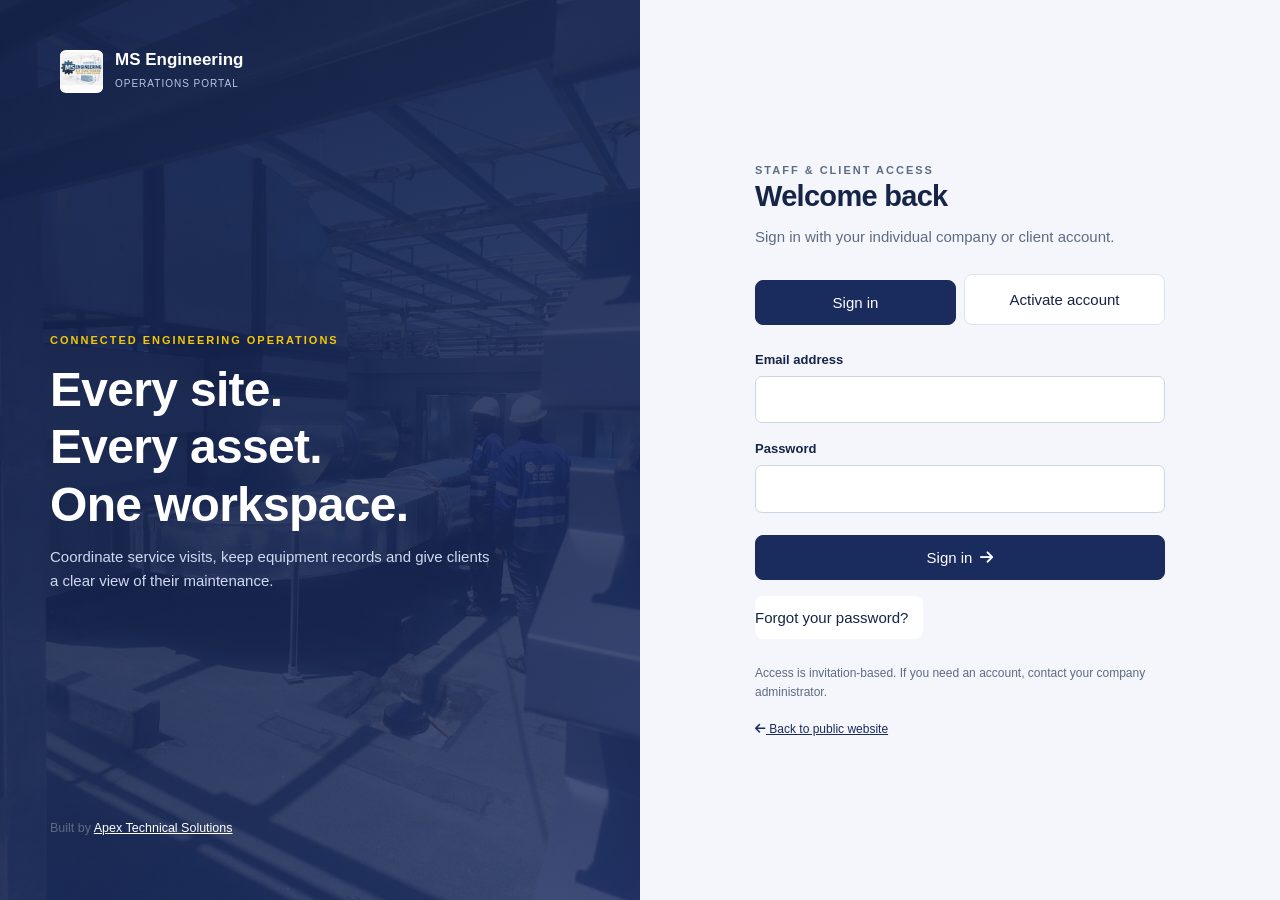
<file: portal/index.html>
<!doctype html><html lang="en"><head><meta charset="utf-8"><meta name="viewport" content="width=device-width,initial-scale=1"><meta name="robots" content="noindex,nofollow"><title>Operations Portal | MS Engineering</title><link rel="icon" href="../images/ms%20engineering.jpeg"><link rel="stylesheet" href="portal.css"><link rel="stylesheet" href="vendor/fontawesome/css/all.min.css"><script src="../enterprise-config.js"></script><script defer src="vendor/supabase.js"></script><script defer src="vendor/qrcode.min.js"></script><script defer src="modules.js"></script><script defer src="app.js"></script></head><body><a class="skip" href="#main">Skip to workspace</a><div id="app"><main class="loading" id="main">Loading your secure workspace…</main></div><div id="toast" role="status" aria-live="polite"></div><dialog id="modal" aria-labelledby="dialog-title"><div id="modal-body"></div></dialog><noscript>This secure portal requires JavaScript. The <a href="../">public website</a> remains available.</noscript></body></html>
</file>
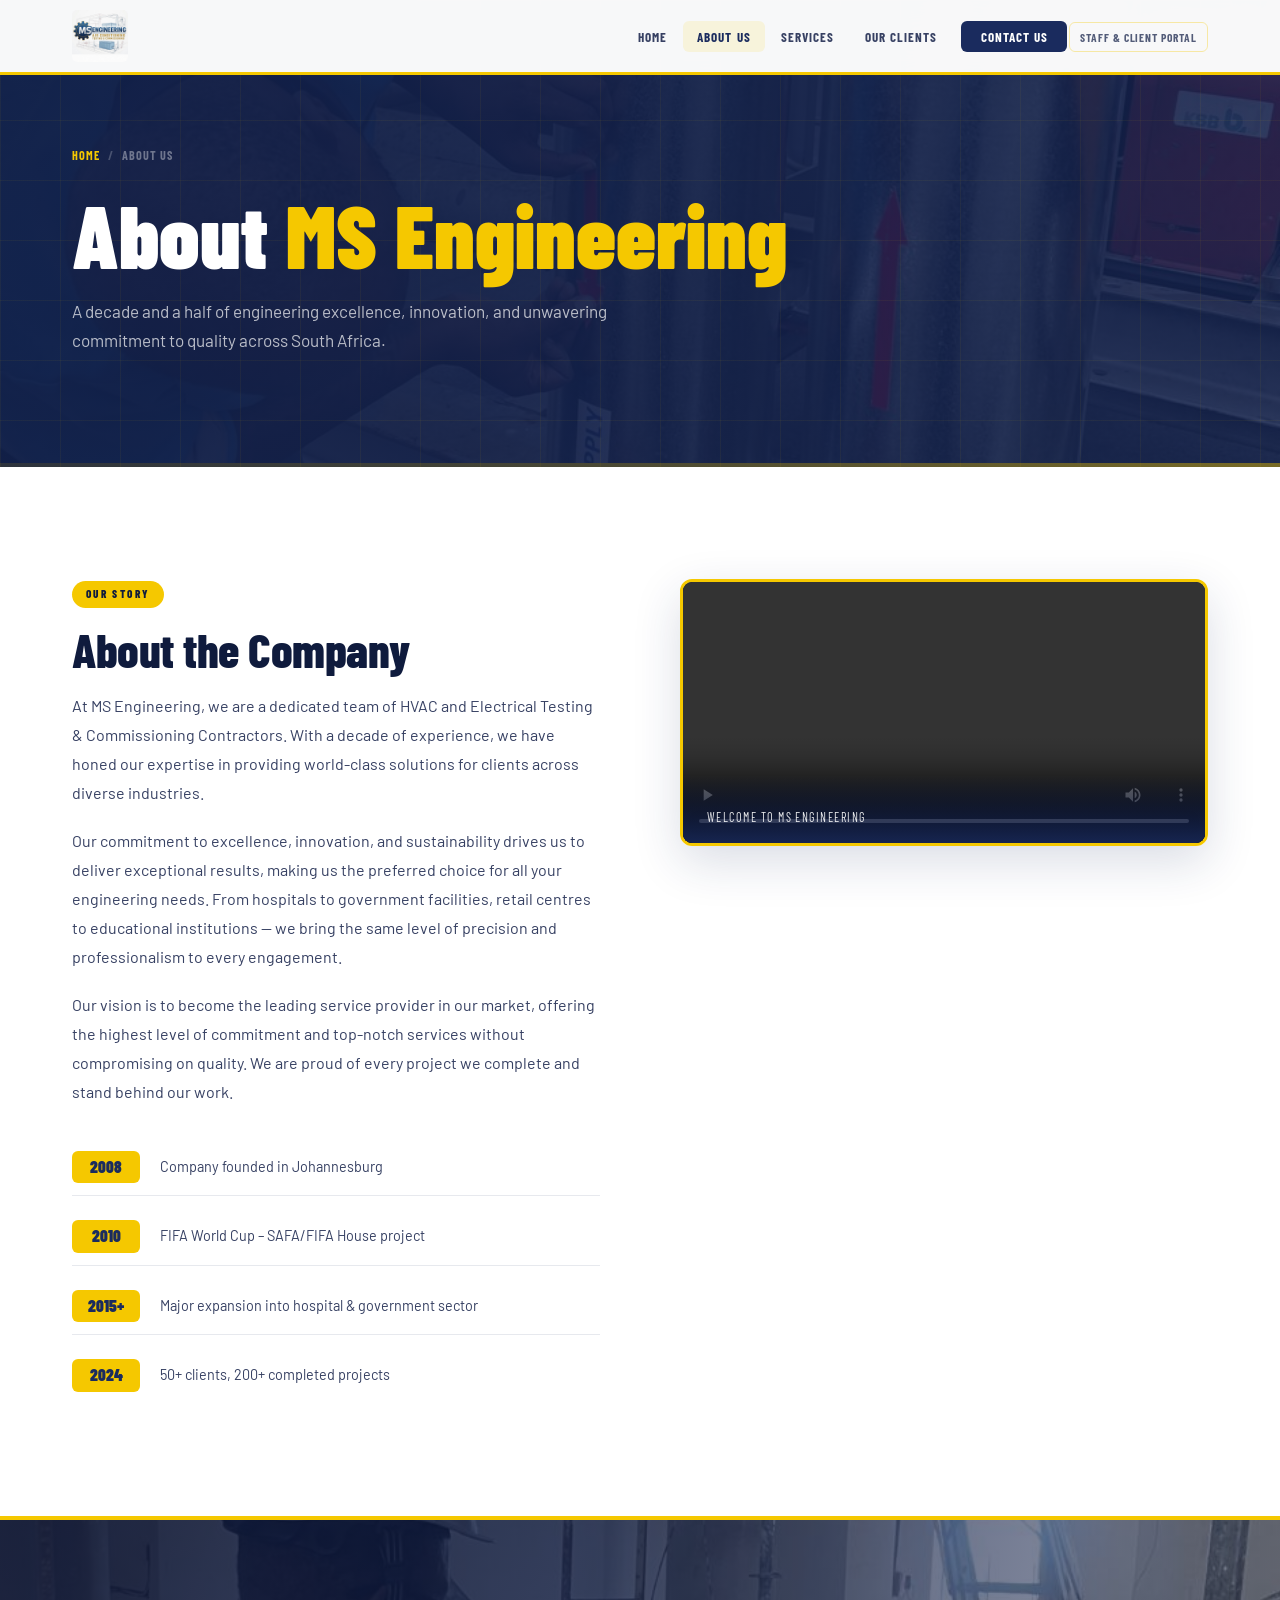
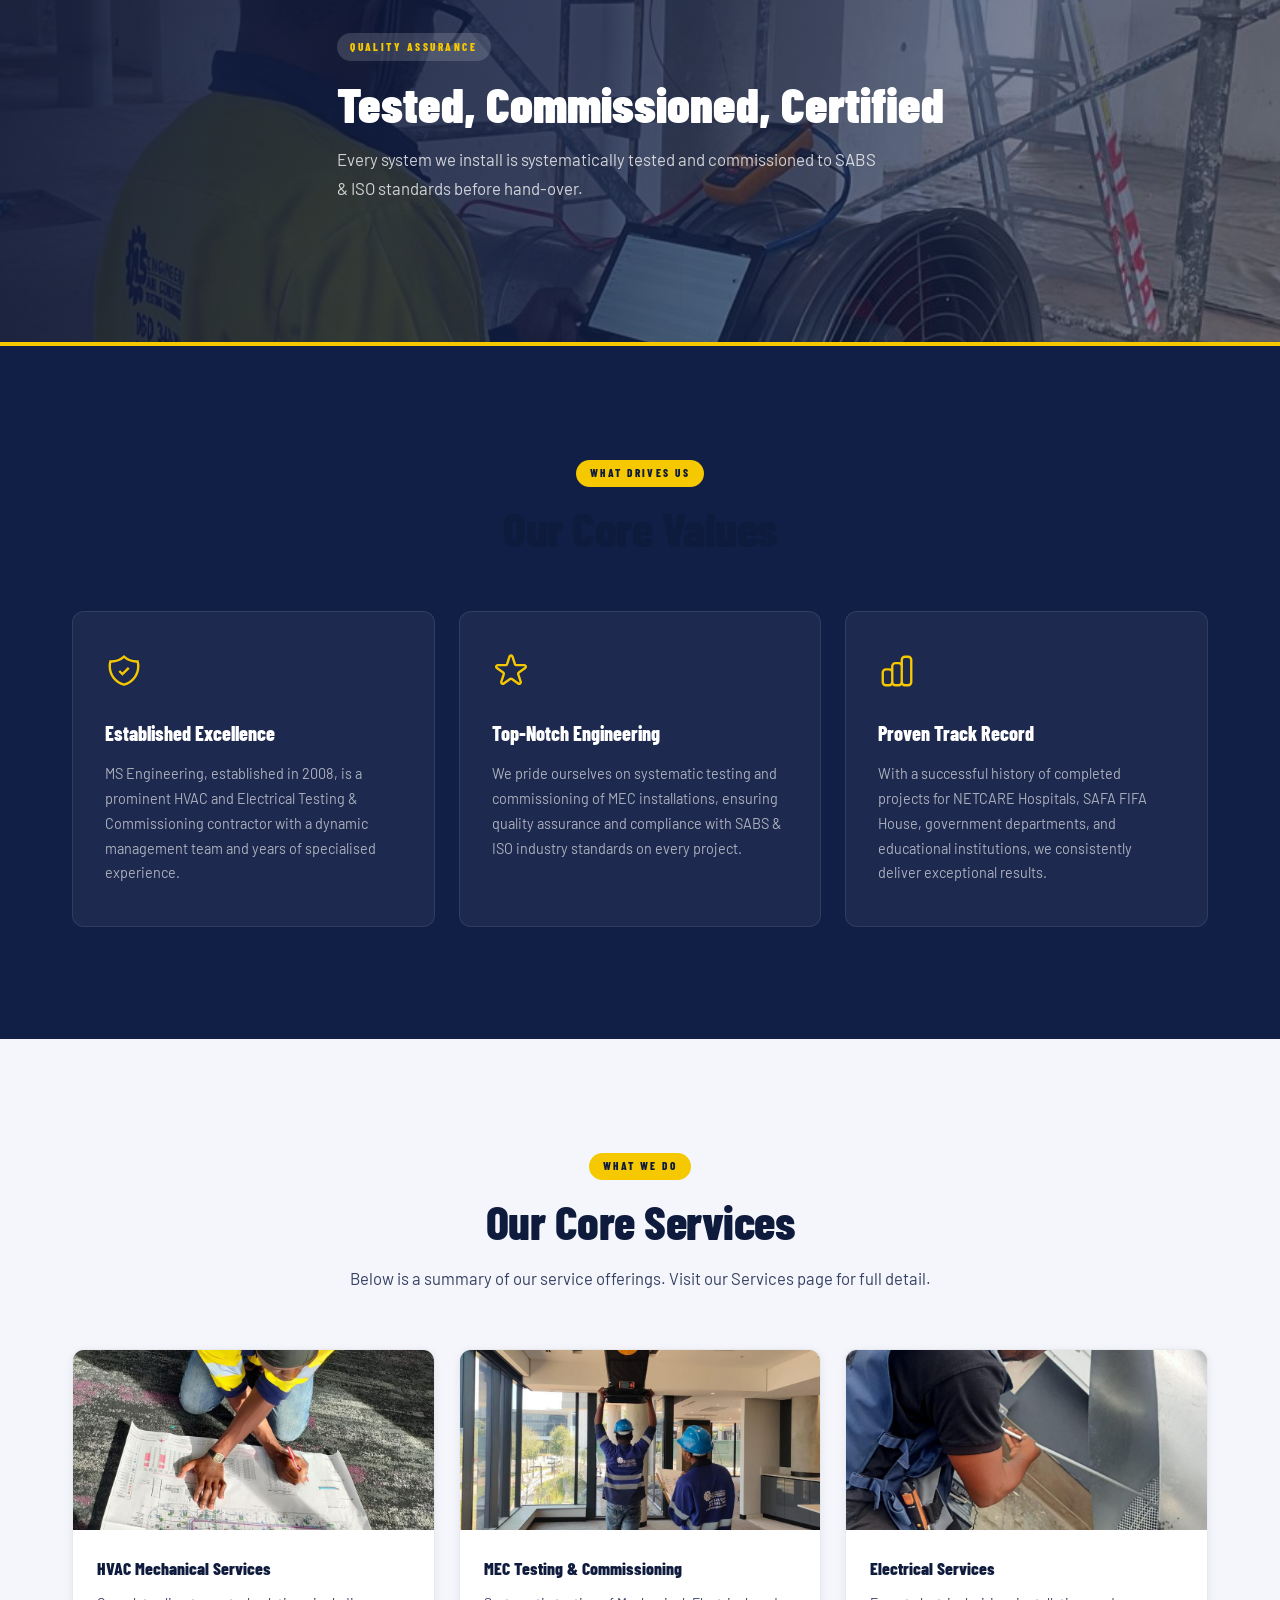
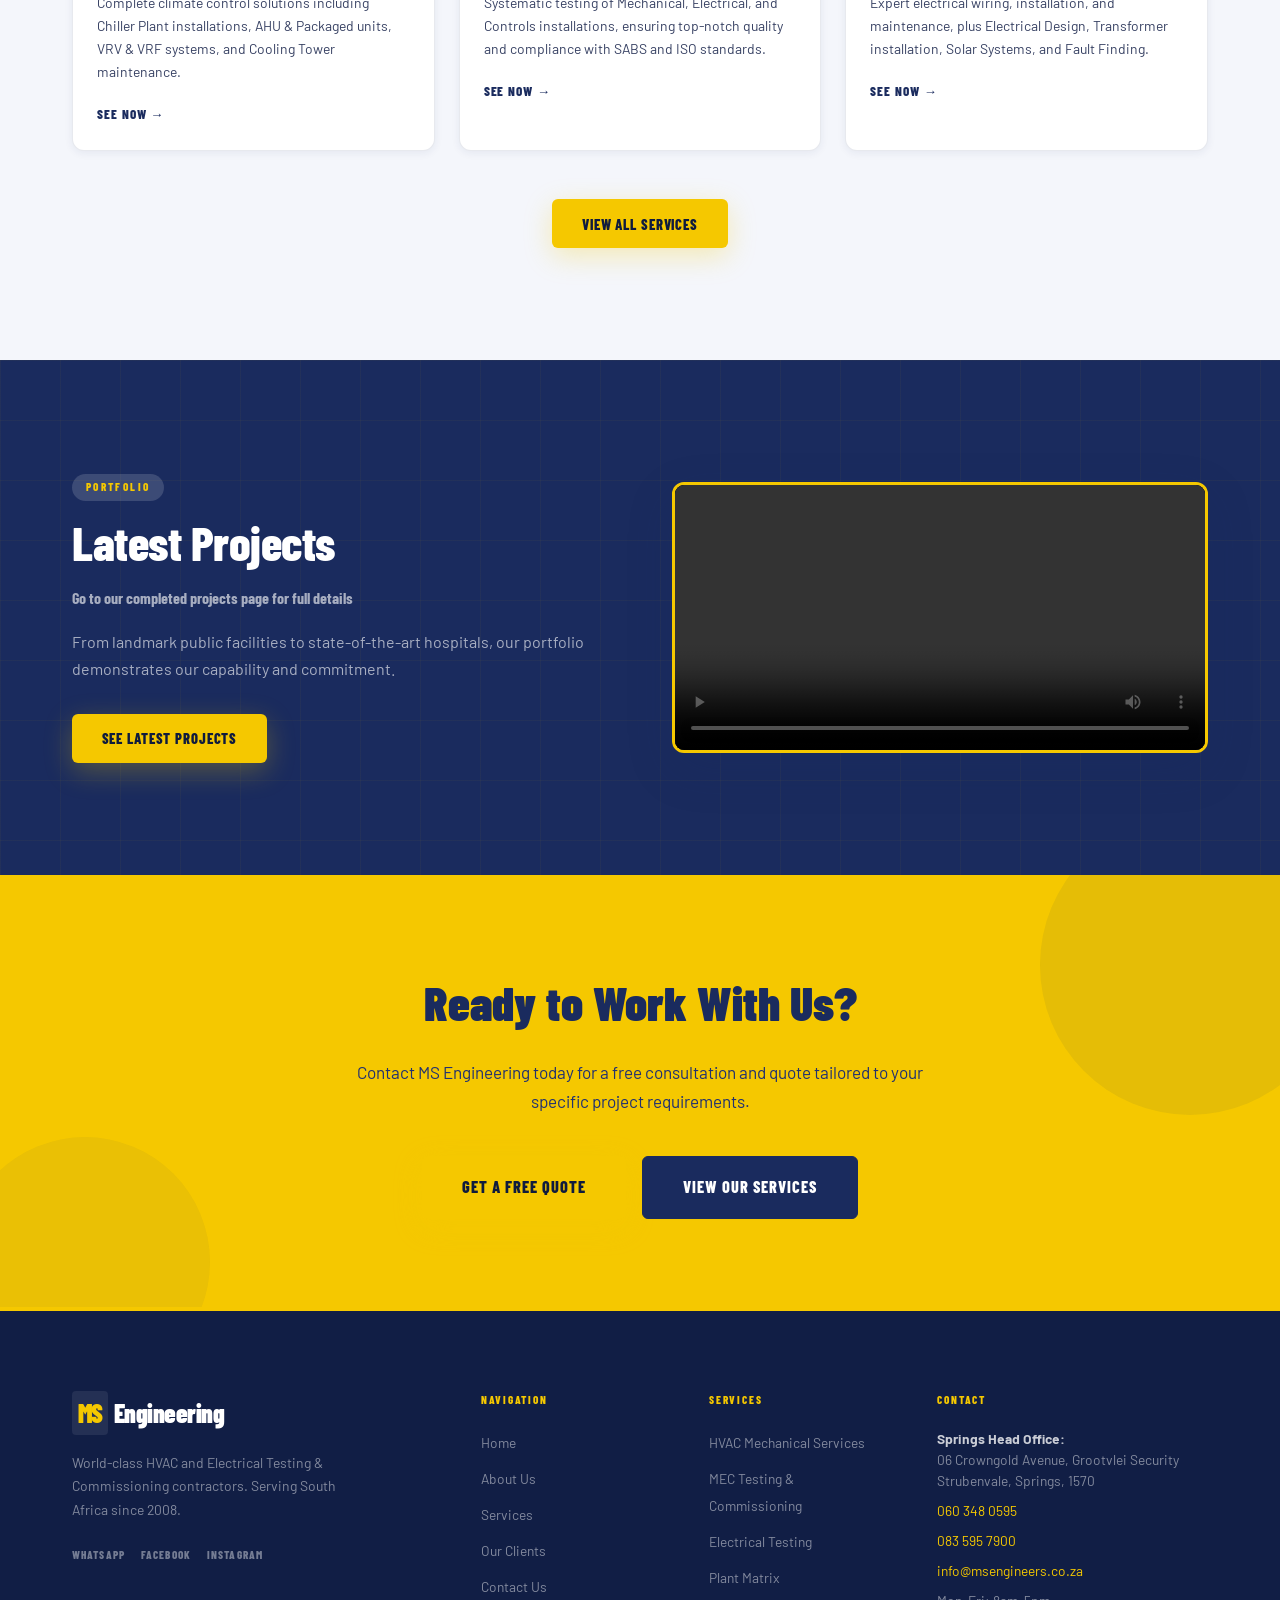
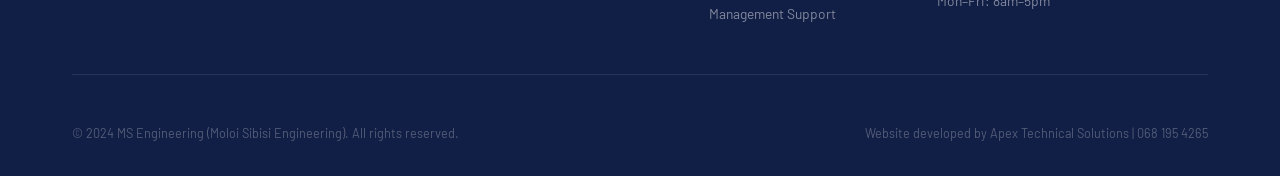
<file: about.html>
<!DOCTYPE html>
<html lang="en">
<head>
<title>About MS Engineering | Mechanical & Electrical Expertise</title>
<meta charset="UTF-8">
<meta name="viewport" content="width=device-width, initial-scale=1.0">
<!-- ===== Primary SEO Meta ===== -->
  <meta name="description" content="Learn about MS Engineering, a South African HVAC and electrical engineering contractor established in 2008.">
  <meta name="keywords" content="MsEngineering, engineering services, fabrication, mechanical engineering, technical solutions, design engineering">
  <meta name="author" content="MsEngineering">
  <meta name="robots" content="index, follow">
  <link rel="canonical" href="https://msengineers.co.za/about.html">

  <!-- ===== Sitemap (informational; real registration is via robots.txt) ===== -->
  <link rel="sitemap" type="application/xml" title="Sitemap" href="https://msengineers.co.za/sitemap.xml">

  <!-- ===== Favicon / Browser Icons ===== -->
  <link rel="icon" type="image/jpeg" href="/images/ms engineering.jpeg">
  <link rel="icon" type="image/jpeg" href="/images/ms engineering.jpeg">
  <link rel="apple-touch-icon" sizes="180x180" href="/images/ms engineering.jpeg">
  <link rel="icon" href="https://msengineers.co.za/images/ms%20engineering.jpeg" onerror="this.style.display='none';">

  <!-- ===== Open Graph (Facebook, LinkedIn, WhatsApp) ===== -->
  <meta property="og:type" content="website">
  <meta property="og:site_name" content="MS Engineering">
  <meta property="og:title" content="About MS Engineering | Mechanical & Electrical Expertise">
  <meta property="og:description" content="Learn about MS Engineering, a South African HVAC and electrical engineering contractor established in 2008.">
  <meta property="og:url" content="https://msengineers.co.za/about.html">
  <meta property="og:image" content="https://msengineers.co.za/images/ms%20engineering.jpeg">
  <meta property="og:image:width" content="1056">
  <meta property="og:image:height" content="976">

  <!-- ===== Twitter / X Card ===== -->
  <meta name="twitter:card" content="summary_large_image">
  <meta name="twitter:title" content="About MS Engineering | Mechanical & Electrical Expertise">
  <meta name="twitter:description" content="Learn about MS Engineering, a South African HVAC and electrical engineering contractor established in 2008.">
  <meta name="twitter:image" content="https://msengineers.co.za/images/ms%20engineering.jpeg">
  <link rel="stylesheet" href="style.css">
<meta property="og:image:alt" content="MS Engineering company logo">
<link rel="stylesheet" href="enterprise-public.css">
<script type="application/ld+json">{"@context": "https://schema.org", "@graph": [{"@type": "HVACBusiness", "@id": "https://msengineers.co.za/#business", "name": "MS Engineering", "alternateName": "Moloi Sibisi Engineering", "url": "https://msengineers.co.za/", "logo": "https://msengineers.co.za/images/ms%20engineering.jpeg", "description": "HVAC mechanical services, electrical testing and MEC testing and commissioning.", "foundingDate": "2008", "telephone": "+27603480595", "email": "info@msengineers.co.za", "address": {"@type": "PostalAddress", "streetAddress": "06 Crowngold Avenue, Grootvlei Security, Strubenvale Ext2", "addressLocality": "Springs", "addressRegion": "Gauteng", "postalCode": "1570", "addressCountry": "ZA"}, "areaServed": {"@type": "Country", "name": "South Africa"}, "openingHoursSpecification": [{"@type": "OpeningHoursSpecification", "dayOfWeek": ["Monday", "Tuesday", "Wednesday", "Thursday", "Friday"], "opens": "08:00", "closes": "17:00"}, {"@type": "OpeningHoursSpecification", "dayOfWeek": "Saturday", "opens": "08:00", "closes": "13:00"}]}, {"@type": "WebSite", "@id": "https://msengineers.co.za/#website", "url": "https://msengineers.co.za/", "name": "MS Engineering", "publisher": {"@id": "https://msengineers.co.za/#business"}}, {"@type": "Organization", "@id": "https://apextechnicalsolutionssa.co.za/#organisation", "name": "Apex Technical Solutions", "url": "https://apextechnicalsolutionssa.co.za/"}, {"@type": "WebPage", "@id": "https://msengineers.co.za/about.html#webpage", "url": "https://msengineers.co.za/about.html", "name": "About MS Engineering | Mechanical & Electrical Expertise", "description": "Learn about MS Engineering, a South African HVAC and electrical engineering contractor established in 2008.", "isPartOf": {"@id": "https://msengineers.co.za/#website"}, "about": {"@id": "https://msengineers.co.za/#business"}, "creator": {"@id": "https://apextechnicalsolutionssa.co.za/#organisation"}}, {"@type": "BreadcrumbList", "itemListElement": [{"@type": "ListItem", "position": 1, "name": "Home", "item": "https://msengineers.co.za/"}, {"@type": "ListItem", "position": 2, "name": "About MS Engineering", "item": "https://msengineers.co.za/about.html"}]}]}</script>
</head>
<body>

<!-- NAV -->
<header id="site-header">
  <nav class="nav-container">
    <a href="index.html" class="logo">
      <img src="images/msengineering.jpeg" alt="MS Engineering — HVAC & Electrical Contractors" class="logo-img" width="174" height="60"
           onerror="this.style.display='none';this.nextElementSibling.style.display='inline-flex';">
      <span class="logo-text" style="display:none;"><span class="logo-ms">MS</span><span class="logo-eng">Engineering</span></span>
    </a>
    <button class="hamburger" id="hamburger" aria-label="Toggle menu">
      <span></span><span></span><span></span>
    </button>
    <ul class="nav-links" id="nav-links">
      <li><a href="index.html">Home</a></li>
      <li><a href="about.html" class="active">About Us</a></li>
      <li><a href="services.html">Services</a></li>
      <li><a href="index.html#clients">Our Clients</a></li>
      <li><a href="contact.html" class="nav-cta">Contact Us</a></li>
    <li><a href="/portal/" class="enterprise-portal-link">Staff &amp; Client Portal</a></li>
    </ul>
  </nav>
</header>

<!-- PAGE HERO -->
<section class="page-hero">
  <div class="page-hero-bg">
    <img src="images/22.jpeg" alt="" class="page-hero-photo" aria-hidden="true">
    <div class="page-hero-tint"></div>
    <div class="hero-grid"></div>
  </div>
  <div class="container">
    <div class="page-hero-content">
      <div class="breadcrumb"><a href="index.html">Home</a> <span>/</span> About Us</div>
      <h1>About <span class="accent">MS Engineering</span></h1>
      <p>A decade and a half of engineering excellence, innovation, and unwavering commitment to quality across South Africa.</p>
    </div>
  </div>
</section>

<!-- COMPANY STORY -->
<section class="story-section">
  <div class="container">
    <div class="story-grid">
      <div class="story-text fade-in">
        <div class="section-label">Our Story</div>
        <h2 class="section-title">About the Company</h2>
        <p>At MS Engineering, we are a dedicated team of HVAC and Electrical Testing &amp; Commissioning Contractors. With a decade of experience, we have honed our expertise in providing world-class solutions for clients across diverse industries.</p>
        <p>Our commitment to excellence, innovation, and sustainability drives us to deliver exceptional results, making us the preferred choice for all your engineering needs. From hospitals to government facilities, retail centres to educational institutions — we bring the same level of precision and professionalism to every engagement.</p>
        <p>Our vision is to become the leading service provider in our market, offering the highest level of commitment and top-notch services without compromising on quality. We are proud of every project we complete and stand behind our work.</p>
        <div class="story-milestones">
          <div class="milestone">
            <span class="milestone-year">2008</span>
            <span class="milestone-desc">Company founded in Johannesburg</span>
          </div>
          <div class="milestone">
            <span class="milestone-year">2010</span>
            <span class="milestone-desc">FIFA World Cup – SAFA/FIFA House project</span>
          </div>
          <div class="milestone">
            <span class="milestone-year">2015+</span>
            <span class="milestone-desc">Major expansion into hospital &amp; government sector</span>
          </div>
          <div class="milestone">
            <span class="milestone-year">2024</span>
            <span class="milestone-desc">50+ clients, 200+ completed projects</span>
          </div>
        </div>
      </div>
      <div class="story-media fade-in">
        <div class="video-wrapper">
          <video controls preload="metadata" controlsList="nodownload" poster="">
            <source src="https://videomaker-prod-static.s3.amazonaws.com/project/949c3bbd41-welcome-to-the-world-of-ms-engineering-where-innovation-meets-excellence_2023.mp4" type="video/mp4">
            <p>Your browser doesn't support video. <a href="https://videomaker-prod-static.s3.amazonaws.com/project/949c3bbd41-welcome-to-the-world-of-ms-engineering-where-innovation-meets-excellence_2023.mp4">Watch here.</a></p>
          </video>
          <div class="video-label">Welcome to MS Engineering</div>
        </div>
      </div>
    </div>
  </div>
</section>

<!-- BANNER -->
<section class="full-banner">
  <img src="images/16.jpeg" alt="MS Engineering MEC testing and commissioning on site" class="full-banner-img" loading="lazy">
  <div class="full-banner-overlay"></div>
  <div class="container">
    <div class="full-banner-content fade-in">
      <div class="section-label light">Quality Assurance</div>
      <h2>Tested, Commissioned, Certified</h2>
      <p>Every system we install is systematically tested and commissioned to SABS &amp; ISO standards before hand-over.</p>
    </div>
  </div>
</section>

<!-- VALUES -->
<section class="values-section">
  <div class="container">
    <div class="section-header">
      <div class="section-label">What Drives Us</div>
      <h2 class="section-title">Our Core Values</h2>
    </div>
    <div class="values-grid">
      <div class="value-card fade-in">
        <div class="value-icon">
          <svg viewBox="0 0 24 24" fill="none" stroke="currentColor" stroke-width="1.5"><path d="M9 12l2 2 4-4m5.618-4.016A11.955 11.955 0 0112 2.944a11.955 11.955 0 01-8.618 3.04A12.02 12.02 0 003 9c0 5.591 3.824 10.29 9 11.622 5.176-1.332 9-6.03 9-11.622 0-1.042-.133-2.052-.382-3.016z"/></svg>
        </div>
        <h3>Established Excellence</h3>
        <p>MS Engineering, established in 2008, is a prominent HVAC and Electrical Testing &amp; Commissioning contractor with a dynamic management team and years of specialised experience.</p>
      </div>
      <div class="value-card fade-in">
        <div class="value-icon">
          <svg viewBox="0 0 24 24" fill="none" stroke="currentColor" stroke-width="1.5"><path d="M11.049 2.927c.3-.921 1.603-.921 1.902 0l1.519 4.674a1 1 0 00.95.69h4.915c.969 0 1.371 1.24.588 1.81l-3.976 2.888a1 1 0 00-.363 1.118l1.518 4.674c.3.922-.755 1.688-1.538 1.118l-3.976-2.888a1 1 0 00-1.176 0l-3.976 2.888c-.783.57-1.838-.197-1.538-1.118l1.518-4.674a1 1 0 00-.363-1.118l-3.976-2.888c-.784-.57-.38-1.81.588-1.81h4.914a1 1 0 00.951-.69l1.519-4.674z"/></svg>
        </div>
        <h3>Top-Notch Engineering</h3>
        <p>We pride ourselves on systematic testing and commissioning of MEC installations, ensuring quality assurance and compliance with SABS &amp; ISO industry standards on every project.</p>
      </div>
      <div class="value-card fade-in">
        <div class="value-icon">
          <svg viewBox="0 0 24 24" fill="none" stroke="currentColor" stroke-width="1.5"><path d="M9 19v-6a2 2 0 00-2-2H5a2 2 0 00-2 2v6a2 2 0 002 2h2a2 2 0 002-2zm0 0V9a2 2 0 012-2h2a2 2 0 012 2v10m-6 0a2 2 0 002 2h2a2 2 0 002-2m0 0V5a2 2 0 012-2h2a2 2 0 012 2v14a2 2 0 01-2 2h-2a2 2 0 01-2-2z"/></svg>
        </div>
        <h3>Proven Track Record</h3>
        <p>With a successful history of completed projects for NETCARE Hospitals, SAFA FIFA House, government departments, and educational institutions, we consistently deliver exceptional results.</p>
      </div>
    </div>
  </div>
</section>

<!-- SERVICES OVERVIEW ON ABOUT PAGE -->
<section class="about-services">
  <div class="container">
    <div class="section-header">
      <div class="section-label">What We Do</div>
      <h2 class="section-title">Our Core Services</h2>
      <p class="section-desc">Below is a summary of our service offerings. Visit our Services page for full detail.</p>
    </div>
    <div class="about-services-grid">
      <div class="as-card fade-in">
        <div class="as-img">
          <img src="images/23.jpeg" alt="HVAC Mechanical Services" loading="lazy" onerror="this.src='https://images.unsplash.com/photo-1504307651254-35680f356dfd?w=400&q=80'">
        </div>
        <div class="as-content">
          <h3>HVAC Mechanical Services</h3>
          <p>Complete climate control solutions including Chiller Plant installations, AHU &amp; Packaged units, VRV &amp; VRF systems, and Cooling Tower maintenance.</p>
          <a href="services.html" class="btn-text">See Now →</a>
        </div>
      </div>
      <div class="as-card fade-in">
        <div class="as-img">
          <img src="images/24.jpeg" alt="MEC Testing" loading="lazy" onerror="this.src='https://images.unsplash.com/photo-1581094794329-c8112a89af12?w=400&q=80'">
        </div>
        <div class="as-content">
          <h3>MEC Testing &amp; Commissioning</h3>
          <p>Systematic testing of Mechanical, Electrical, and Controls installations, ensuring top-notch quality and compliance with SABS and ISO standards.</p>
          <a href="services.html" class="btn-text">See Now →</a>
        </div>
      </div>
      <div class="as-card fade-in">
        <div class="as-img">
          <img src="images/11.jpeg" alt="Electrical Services" loading="lazy" onerror="this.src='https://images.unsplash.com/photo-1497435334941-8c899ee9e8e9?w=400&q=80'">
        </div>
        <div class="as-content">
          <h3>Electrical Services</h3>
          <p>Expert electrical wiring, installation, and maintenance, plus Electrical Design, Transformer installation, Solar Systems, and Fault Finding.</p>
          <a href="services.html" class="btn-text">See Now →</a>
        </div>
      </div>
    </div>
    <div style="text-align:center; margin-top:3rem;">
      <a href="services.html" class="btn btn-primary">View All Services</a>
    </div>
  </div>
</section>

<!-- LATEST PROJECTS CTA -->
<section class="projects-cta-section">
  <div class="projects-cta-bg"></div>
  <div class="container">
    <div class="projects-cta-grid">
      <div class="projects-cta-text fade-in">
        <div class="section-label light">Portfolio</div>
        <h2 class="section-title light">Latest Projects</h2>
        <h4>Go to our completed projects page for full details</h4>
        <p>From landmark public facilities to state-of-the-art hospitals, our portfolio demonstrates our capability and commitment.</p>
        <a href="index.html#projects" class="btn btn-primary">See Latest Projects</a>
      </div>
      <div class="projects-cta-video fade-in">
        <div class="video-wrapper">
          <video controls preload="metadata" controlsList="nodownload">
            <source src="https://videomaker-prod-static.s3.amazonaws.com/project/949c3bbd41-welcome-to-the-world-of-ms-engineering-where-innovation-meets-excellence_2023.mp4" type="video/mp4">
          </video>
        </div>
      </div>
    </div>
  </div>
</section>

<!-- CTA -->
<section class="cta-banner">
  <div class="container">
    <div class="cta-content">
      <h2>Ready to Work With Us?</h2>
      <p>Contact MS Engineering today for a free consultation and quote tailored to your specific project requirements.</p>
      <div class="cta-actions">
        <a href="contact.html" class="btn btn-primary btn-lg">Get a Free Quote</a>
        <a href="services.html" class="btn btn-ghost btn-lg">View Our Services</a>
      </div>
    </div>
  </div>
</section>

<!-- FOOTER -->
<footer class="site-footer">
  <div class="container">
    <div class="footer-grid">
      <div class="footer-brand">
        <a href="index.html" class="logo">
          <span class="logo-ms">MS</span><span class="logo-eng">Engineering</span>
        </a>
        <p>World-class HVAC and Electrical Testing &amp; Commissioning contractors. Serving South Africa since 2008.</p>
        <div class="footer-social">
          <a href="https://wa.me/27835957900" target="_blank" rel="noopener">WhatsApp</a>
          <a aria-disabled="true" title="Official Facebook profile not configured" target="_blank" rel="noopener">Facebook</a>
          <a aria-disabled="true" title="Official Instagram profile not configured" target="_blank" rel="noopener">Instagram</a>
        </div>
      </div>
      <div class="footer-links">
        <h4>Navigation</h4>
        <ul>
          <li><a href="index.html">Home</a></li>
          <li><a href="about.html">About Us</a></li>
          <li><a href="services.html">Services</a></li>
          <li><a href="index.html#clients">Our Clients</a></li>
          <li><a href="contact.html">Contact Us</a></li>
        </ul>
      </div>
      <div class="footer-links">
        <h4>Services</h4>
        <ul>
          <li><a href="services.html">HVAC Mechanical Services</a></li>
          <li><a href="services.html">MEC Testing &amp; Commissioning</a></li>
          <li><a href="services.html">Electrical Testing</a></li>
          <li><a href="services.html">Plant Matrix</a></li>
          <li><a href="services.html">Management Support</a></li>
        </ul>
      </div>
      <div class="footer-contact">
        <h4>Contact</h4>
         <p><strong>Springs Head Office:</strong><br>06 Crowngold Avenue, Grootvlei Security Strubenvale, Springs, 1570</p>
         <p><a href="tel:+27603480595">060 348 0595</a></p>
        <p><a href="tel:+27835957900">083 595 7900</a></p>
        <p><a href="mailto:info@msengineers.co.za">info@msengineers.co.za</a></p>
        <p class="footer-hours">Mon–Fri: 8am–5pm</p>
      </div>
    </div>
   <div class="footer-bottom">
  <p>© 2024 MS Engineering (Moloi Sibisi Engineering). All rights reserved.</p>
  
  <p>
    Website developed by 
    <a href="https://www.apextechnicalsolutionssa.co.za" target="_blank" class="apex-link">
      Apex Technical Solutions
    </a>
    | <i class="fas fa-phone"></i> 
    <a href="tel:+27681954265">068 195 4265</a>
  </p>
</div>
</div>
</footer>

<script src="enterprise-config.js"></script>
<script src="main.js"></script>
<script src="enterprise-public.js"></script>
</body>
</html>
</file>
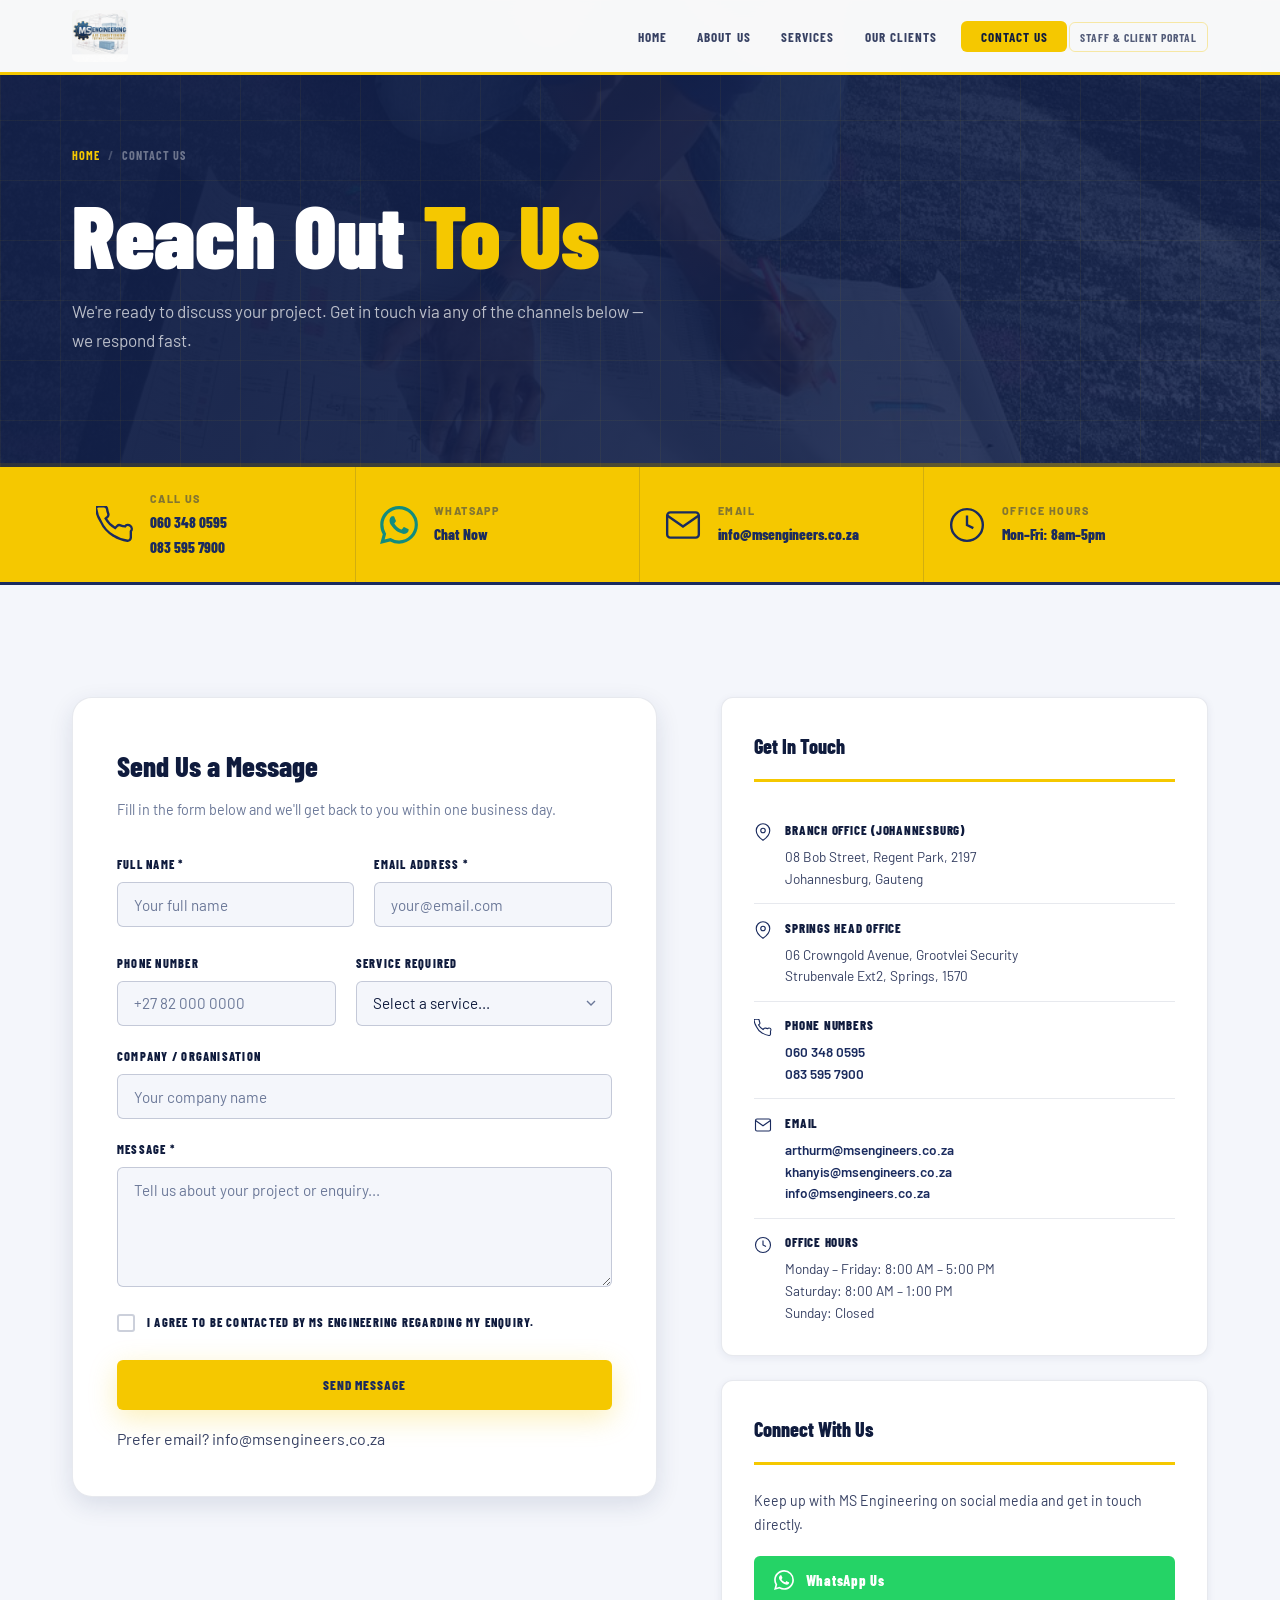
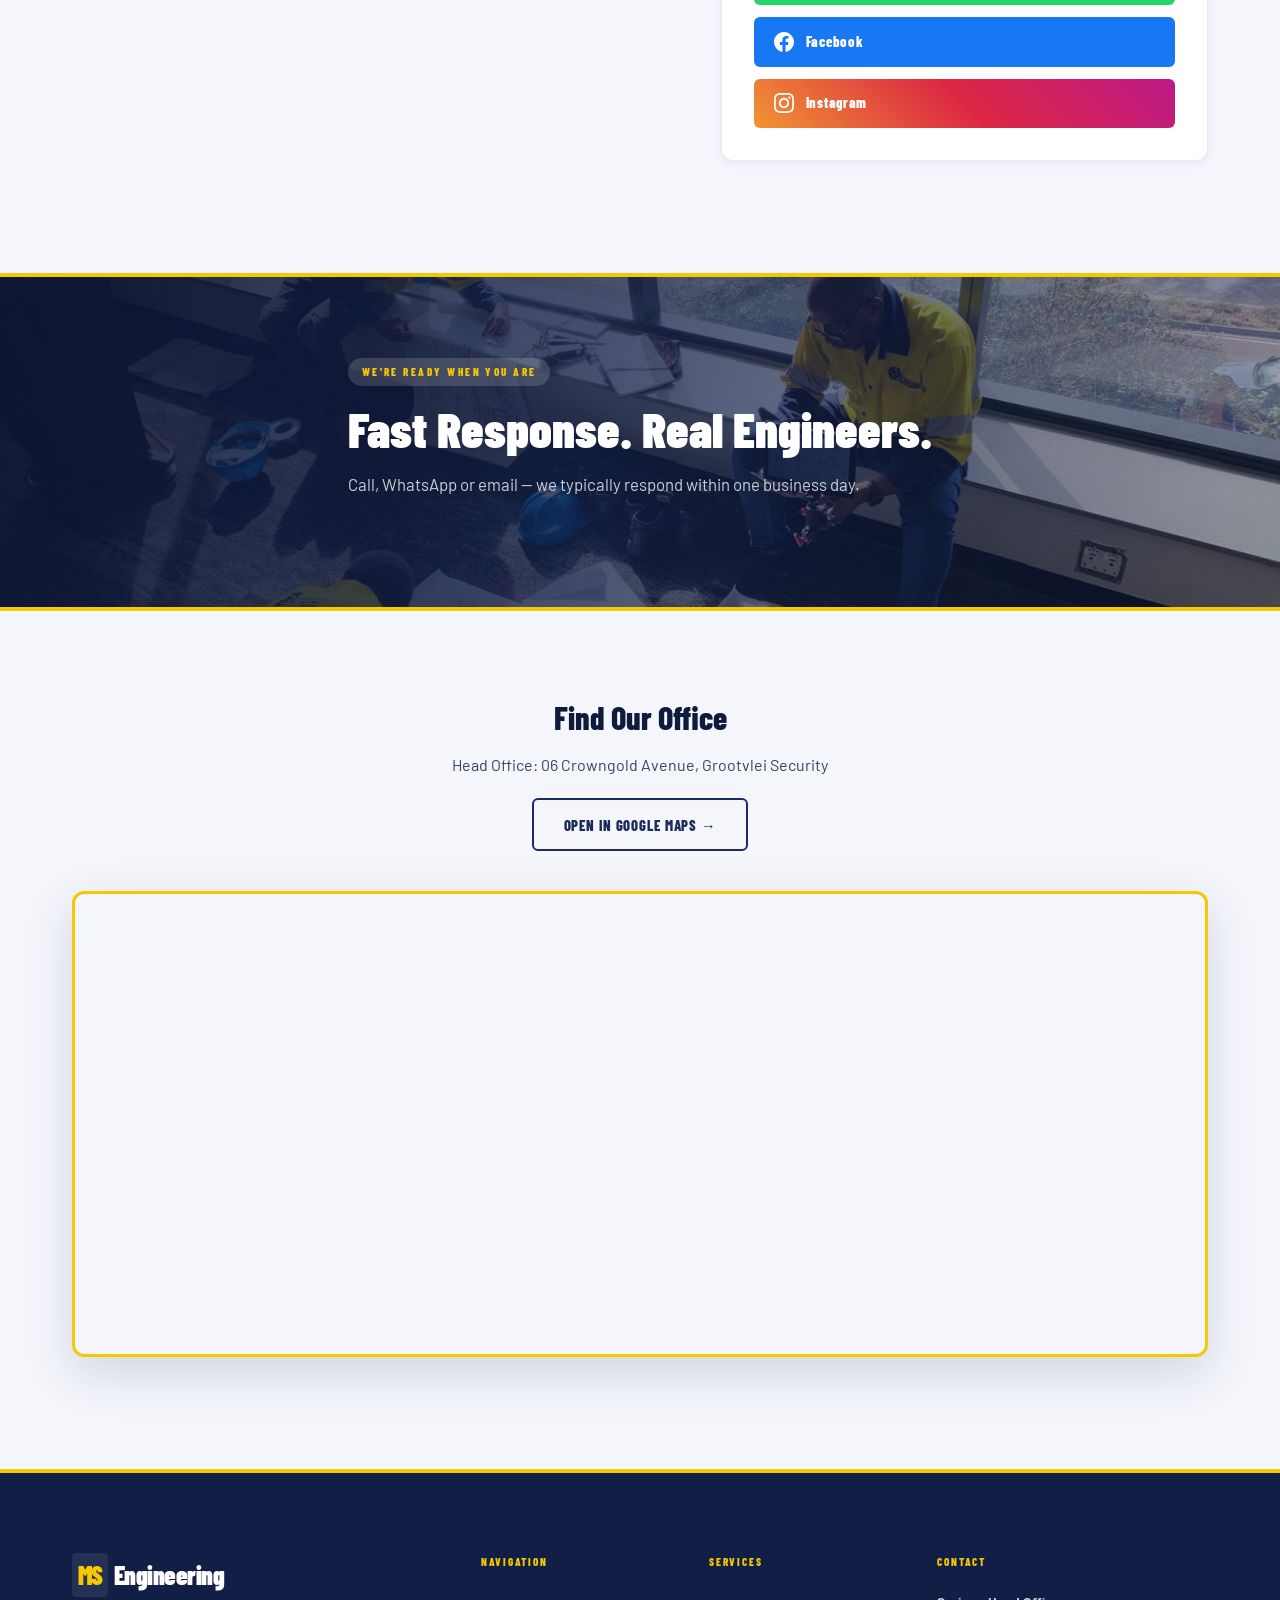
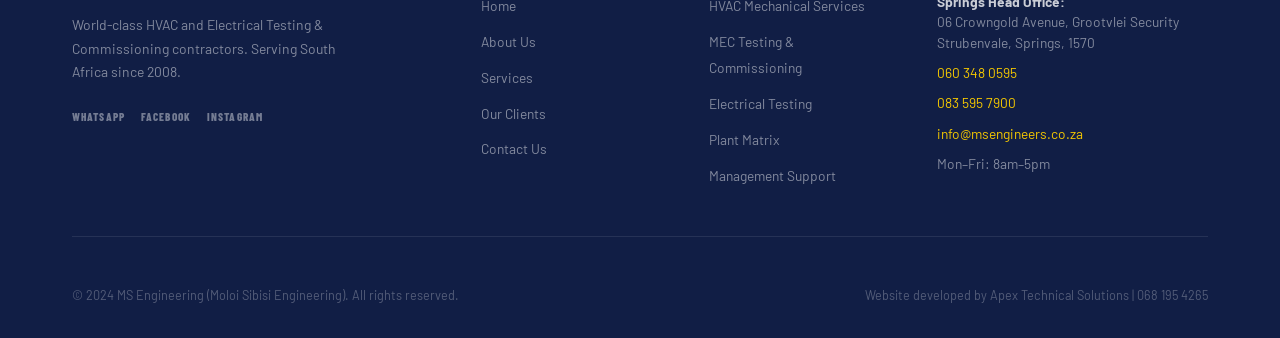
<file: contact.html>
<!DOCTYPE html>
<html lang="en">
<head>
<title>Contact MS Engineering | Request an Engineering Quote</title>
<meta charset="UTF-8">
<meta name="viewport" content="width=device-width, initial-scale=1.0">
<!-- ===== Primary SEO Meta ===== -->
  <meta name="description" content="Contact MS Engineering in Springs and Johannesburg for HVAC, mechanical and electrical engineering enquiries, site assessments and quotations.">
  <meta name="keywords" content="MsEngineering, engineering services, fabrication, mechanical engineering, technical solutions, design engineering">
  <meta name="author" content="MsEngineering">
  <meta name="robots" content="index, follow">
  <link rel="canonical" href="https://msengineers.co.za/contact.html">

  <!-- ===== Sitemap (informational; real registration is via robots.txt) ===== -->
  <link rel="sitemap" type="application/xml" title="Sitemap" href="https://msengineers.co.za/sitemap.xml">

  <!-- ===== Favicon / Browser Icons ===== -->
  <link rel="icon" type="image/jpeg" href="/images/ms engineering.jpeg">
  <link rel="icon" type="image/jpeg" href="/images/ms engineering.jpeg">
  <link rel="apple-touch-icon" sizes="180x180" href="/images/ms engineering.jpeg">
  <link rel="icon" href="https://msengineers.co.za/images/ms%20engineering.jpeg" onerror="this.style.display='none';">

  <!-- ===== Open Graph (Facebook, LinkedIn, WhatsApp) ===== -->
  <meta property="og:type" content="website">
  <meta property="og:site_name" content="MS Engineering">
  <meta property="og:title" content="Contact MS Engineering | Request an Engineering Quote">
  <meta property="og:description" content="Contact MS Engineering in Springs and Johannesburg for HVAC, mechanical and electrical engineering enquiries, site assessments and quotations.">
  <meta property="og:url" content="https://msengineers.co.za/contact.html">
  <meta property="og:image" content="https://msengineers.co.za/images/ms%20engineering.jpeg">
  <meta property="og:image:width" content="1056">
  <meta property="og:image:height" content="976">

  <!-- ===== Twitter / X Card ===== -->
  <meta name="twitter:card" content="summary_large_image">
  <meta name="twitter:title" content="Contact MS Engineering | Request an Engineering Quote">
  <meta name="twitter:description" content="Contact MS Engineering in Springs and Johannesburg for HVAC, mechanical and electrical engineering enquiries, site assessments and quotations.">
  <meta name="twitter:image" content="https://msengineers.co.za/images/ms%20engineering.jpeg">
  <link rel="stylesheet" href="style.css">
<meta property="og:image:alt" content="MS Engineering company logo">
<link rel="stylesheet" href="enterprise-public.css">
<script type="application/ld+json">{"@context": "https://schema.org", "@graph": [{"@type": "HVACBusiness", "@id": "https://msengineers.co.za/#business", "name": "MS Engineering", "alternateName": "Moloi Sibisi Engineering", "url": "https://msengineers.co.za/", "logo": "https://msengineers.co.za/images/ms%20engineering.jpeg", "description": "HVAC mechanical services, electrical testing and MEC testing and commissioning.", "foundingDate": "2008", "telephone": "+27603480595", "email": "info@msengineers.co.za", "address": {"@type": "PostalAddress", "streetAddress": "06 Crowngold Avenue, Grootvlei Security, Strubenvale Ext2", "addressLocality": "Springs", "addressRegion": "Gauteng", "postalCode": "1570", "addressCountry": "ZA"}, "areaServed": {"@type": "Country", "name": "South Africa"}, "openingHoursSpecification": [{"@type": "OpeningHoursSpecification", "dayOfWeek": ["Monday", "Tuesday", "Wednesday", "Thursday", "Friday"], "opens": "08:00", "closes": "17:00"}, {"@type": "OpeningHoursSpecification", "dayOfWeek": "Saturday", "opens": "08:00", "closes": "13:00"}]}, {"@type": "WebSite", "@id": "https://msengineers.co.za/#website", "url": "https://msengineers.co.za/", "name": "MS Engineering", "publisher": {"@id": "https://msengineers.co.za/#business"}}, {"@type": "Organization", "@id": "https://apextechnicalsolutionssa.co.za/#organisation", "name": "Apex Technical Solutions", "url": "https://apextechnicalsolutionssa.co.za/"}, {"@type": "WebPage", "@id": "https://msengineers.co.za/contact.html#webpage", "url": "https://msengineers.co.za/contact.html", "name": "Contact MS Engineering | Request an Engineering Quote", "description": "Contact MS Engineering in Springs and Johannesburg for HVAC, mechanical and electrical engineering enquiries, site assessments and quotations.", "isPartOf": {"@id": "https://msengineers.co.za/#website"}, "about": {"@id": "https://msengineers.co.za/#business"}, "creator": {"@id": "https://apextechnicalsolutionssa.co.za/#organisation"}}, {"@type": "BreadcrumbList", "itemListElement": [{"@type": "ListItem", "position": 1, "name": "Home", "item": "https://msengineers.co.za/"}, {"@type": "ListItem", "position": 2, "name": "Contact MS Engineering", "item": "https://msengineers.co.za/contact.html"}]}]}</script>
</head>
<body>

<!-- NAV -->
<header id="site-header">
  <nav class="nav-container">
    <a href="index.html" class="logo">
      <img src="images/msengineering.jpeg" alt="MS Engineering — HVAC & Electrical Contractors" class="logo-img" width="174" height="60"
           onerror="this.style.display='none';this.nextElementSibling.style.display='inline-flex';">
      <span class="logo-text" style="display:none;"><span class="logo-ms">MS</span><span class="logo-eng">Engineering</span></span>
    </a>
    <button class="hamburger" id="hamburger" aria-label="Toggle menu">
      <span></span><span></span><span></span>
    </button>
    <ul class="nav-links" id="nav-links">
      <li><a href="index.html">Home</a></li>
      <li><a href="about.html">About Us</a></li>
      <li><a href="services.html">Services</a></li>
      <li><a href="index.html#clients">Our Clients</a></li>
      <li><a href="contact.html" class="nav-cta active">Contact Us</a></li>
    <li><a href="/portal/" class="enterprise-portal-link">Staff &amp; Client Portal</a></li>
    </ul>
  </nav>
</header>

<!-- PAGE HERO -->
<section class="page-hero contact-hero">
  <div class="page-hero-bg">
    <img src="images/28.jpeg" alt="" class="page-hero-photo" aria-hidden="true">
    <div class="page-hero-tint"></div>
    <div class="hero-grid"></div>
  </div>
  <div class="container">
    <div class="page-hero-content">
      <div class="breadcrumb"><a href="index.html">Home</a> <span>/</span> Contact Us</div>
      <h1>Reach Out <span class="accent">To Us</span></h1>
      <p>We're ready to discuss your project. Get in touch via any of the channels below — we respond fast.</p>
    </div>
  </div>
</section>

<!-- QUICK CONTACT STRIP -->
<div class="quick-contact-strip">
  <div class="container">
    <div class="qc-grid">
      <a href="tel:+27835957900" class="qc-item">
        <div class="qc-icon">
          <svg viewBox="0 0 24 24" fill="none" stroke="currentColor" stroke-width="1.5"><path d="M22 16.92v3a2 2 0 01-2.18 2 19.79 19.79 0 01-8.63-3.07A19.5 19.5 0 013.07 9.87a19.79 19.79 0 01-3.07-8.67A2 2 0 012 .18h3a2 2 0 012 1.72c.127.96.361 1.903.7 2.81a2 2 0 01-.45 2.11L6.09 7.91a16 16 0 006 6l1.27-1.27a2 2 0 012.11-.45c.907.339 1.85.573 2.81.7A2 2 0 0122 16z"/></svg>
        </div>
        <div>
          <span class="qc-label">Call Us</span>
          <span class="qc-value">060 348 0595</span>
          <span class="qc-value">083 595 7900</span>
        </div>
      </a>
      <a href="https://wa.me/27835957900" class="qc-item whatsapp-item" target="_blank" rel="noopener">
        <div class="qc-icon">
          <svg viewBox="0 0 24 24" fill="currentColor"><path d="M17.472 14.382c-.297-.149-1.758-.867-2.03-.967-.273-.099-.471-.148-.67.15-.197.297-.767.966-.94 1.164-.173.199-.347.223-.644.075-.297-.15-1.255-.463-2.39-1.475-.883-.788-1.48-1.761-1.653-2.059-.173-.297-.018-.458.13-.606.134-.133.298-.347.446-.52.149-.174.198-.298.298-.497.099-.198.05-.371-.025-.52-.075-.149-.669-1.612-.916-2.207-.242-.579-.487-.5-.669-.51-.173-.008-.371-.01-.57-.01-.198 0-.52.074-.792.372-.272.297-1.04 1.016-1.04 2.479 0 1.462 1.065 2.875 1.213 3.074.149.198 2.096 3.2 5.077 4.487.709.306 1.262.489 1.694.625.712.227 1.36.195 1.871.118.571-.085 1.758-.719 2.006-1.413.248-.694.248-1.289.173-1.413-.074-.124-.272-.198-.57-.347m-5.421 7.403h-.004a9.87 9.87 0 01-5.031-1.378l-.361-.214-3.741.982.998-3.648-.235-.374a9.86 9.86 0 01-1.51-5.26c.001-5.45 4.436-9.884 9.888-9.884 2.64 0 5.122 1.03 6.988 2.898a9.825 9.825 0 012.893 6.994c-.003 5.45-4.437 9.884-9.885 9.884m8.413-18.297A11.815 11.815 0 0012.05 0C5.495 0 .16 5.335.157 11.892c0 2.096.547 4.142 1.588 5.945L.057 24l6.305-1.654a11.882 11.882 0 005.683 1.448h.005c6.554 0 11.89-5.335 11.893-11.893a11.821 11.821 0 00-3.48-8.413z"/></svg>
        </div>
        <div>
          <span class="qc-label">WhatsApp</span>
          <span class="qc-value">Chat Now</span>
        </div>
      </a>
      <a href="mailto:info@msengineers.co.za" class="qc-item">
        <div class="qc-icon">
          <svg viewBox="0 0 24 24" fill="none" stroke="currentColor" stroke-width="1.5"><path d="M4 4h16c1.1 0 2 .9 2 2v12c0 1.1-.9 2-2 2H4c-1.1 0-2-.9-2-2V6c0-1.1.9-2 2-2z"/><polyline points="22,6 12,13 2,6"/></svg>
        </div>
        <div>
          <span class="qc-label">Email</span>
          <span class="qc-value">info@msengineers.co.za</span>
        </div>
      </a>
      <div class="qc-item hours-qc">
        <div class="qc-icon">
          <svg viewBox="0 0 24 24" fill="none" stroke="currentColor" stroke-width="1.5"><circle cx="12" cy="12" r="10"/><polyline points="12 6 12 12 16 14"/></svg>
        </div>
        <div>
          <span class="qc-label">Office Hours</span>
          <span class="qc-value">Mon–Fri: 8am–5pm</span>
        </div>
      </div>
    </div>
  </div>
</div>

<!-- MAIN CONTACT SECTION -->
<section class="contact-main">
  <div class="container">
    <div class="contact-grid">

      <!-- FORM -->
      <div class="contact-form-panel fade-in">
        <div class="form-header">
          <h2>Send Us a Message</h2>
          <p>Fill in the form below and we'll get back to you within one business day.</p>
        </div>
        <form class="contact-form" id="contact-form" novalidate>
<div class="enterprise-honeypot" aria-hidden="true"><label>Website<input name="website" tabindex="-1" autocomplete="off"></label></div>
          <div class="form-row">
            <div class="form-group">
              <label for="name">Full Name *</label>
              <input type="text" id="name" name="name" maxlength="150" placeholder="Your full name" required>
              <span class="field-error" id="name-error"></span>
            </div>
            <div class="form-group">
              <label for="email">Email Address *</label>
              <input type="email" id="email" name="email" maxlength="254" placeholder="your@email.com" required>
              <span class="field-error" id="email-error"></span>
            </div>
          </div>
          <div class="form-row">
            <div class="form-group">
              <label for="phone">Phone Number</label>
              <input type="tel" id="phone" name="phone" maxlength="40" placeholder="+27 82 000 0000">
            </div>
            <div class="form-group">
              <label for="service">Service Required</label>
              <select id="service" name="service">
                <option value="">Select a service...</option>
                <option value="hvac">HVAC Mechanical Services</option>
                <option value="mec">MEC Testing &amp; Commissioning</option>
                <option value="electrical">Electrical Services</option>
                <option value="installation">System Installation &amp; QA</option>
                <option value="management">Management Support</option>
                <option value="training">Client Training</option>
                <option value="quote">General Quote Request</option>
                <option value="other">Other</option>
              </select>
            </div>
          </div>
          <div class="form-group">
            <label for="company">Company / Organisation</label>
            <input type="text" id="company" name="company" placeholder="Your company name">
          </div>
          <div class="form-group">
            <label for="message">Message *</label>
            <textarea id="message" name="message" maxlength="8000" rows="5" placeholder="Tell us about your project or enquiry..." required></textarea>
            <span class="field-error" id="message-error"></span>
          </div>
          <div class="form-group form-check">
            <label class="checkbox-label">
              <input type="checkbox" id="consent" name="consent" required>
              <span class="checkmark"></span>
              I agree to be contacted by MS Engineering regarding my enquiry.
            </label>
            <span class="field-error" id="consent-error"></span>
          </div>
          <button type="submit" class="btn btn-primary btn-lg btn-full" id="submit-btn">
            <span class="btn-text">Send Message</span>
            <span class="btn-loading hidden">Sending...</span>
          </button>
        <p class="enterprise-contact-status" id="contact-status" role="status" aria-live="polite"></p><p class="enterprise-contact-fallback">Prefer email? <a href="mailto:info@msengineers.co.za">info@msengineers.co.za</a></p>
</form>

        <!-- SUCCESS MESSAGE -->
        <div class="form-success hidden" id="form-success">
          <div class="success-icon">
            <svg viewBox="0 0 24 24" fill="none" stroke="currentColor" stroke-width="2"><path d="M9 12l2 2 4-4m6 2a9 9 0 11-18 0 9 9 0 0118 0z"/></svg>
          </div>
          <h3>Enquiry Received!</h3>
          <p>Your enquiry has been saved for the MS Engineering team. Thank you for reaching out.</p>
          <a href="index.html" class="btn btn-outline">Back to Home</a>
        </div>
      </div>

      <!-- CONTACT INFO -->
      <div class="contact-info-panel fade-in">

        <div class="contact-office-card">
          <h3>Get In Touch</h3>
          <div class="office-detail">
            <div class="od-icon">
              <svg viewBox="0 0 24 24" fill="none" stroke="currentColor" stroke-width="1.5"><path d="M21 10c0 7-9 13-9 13s-9-6-9-13a9 9 0 0118 0z"/><circle cx="12" cy="10" r="3"/></svg>
            </div>
            <div>
              <h4>Branch Office (Johannesburg)</h4>
              <p>08 Bob Street, Regent Park, 2197<br>Johannesburg, Gauteng</p>
            </div>
          </div>
          <div class="office-detail">
            <div class="od-icon">
              <svg viewBox="0 0 24 24" fill="none" stroke="currentColor" stroke-width="1.5"><path d="M21 10c0 7-9 13-9 13s-9-6-9-13a9 9 0 0118 0z"/><circle cx="12" cy="10" r="3"/></svg>
            </div>
            <div>
              <h4>Springs Head Office</h4>
              <p>06 Crowngold Avenue, Grootvlei Security<br>Strubenvale Ext2, Springs, 1570</p>
            </div>
          </div>
          <div class="office-detail">
            <div class="od-icon">
              <svg viewBox="0 0 24 24" fill="none" stroke="currentColor" stroke-width="1.5"><path d="M22 16.92v3a2 2 0 01-2.18 2 19.79 19.79 0 01-8.63-3.07A19.5 19.5 0 013.07 9.87a19.79 19.79 0 01-3.07-8.67A2 2 0 012 .18h3a2 2 0 012 1.72c.127.96.361 1.903.7 2.81a2 2 0 01-.45 2.11L6.09 7.91a16 16 0 006 6l1.27-1.27a2 2 0 012.11-.45c.907.339 1.85.573 2.81.7A2 2 0 0122 16z"/></svg>
            </div>
            <div>
              <h4>Phone Numbers</h4>
              <p><a href="tel:+27603480595">060 348 0595</a></p>
              <p><a href="tel:+27603480598">083 595 7900</a></p>
            </div>
          </div>
          <div class="office-detail">
            <div class="od-icon">
              <svg viewBox="0 0 24 24" fill="none" stroke="currentColor" stroke-width="1.5"><path d="M4 4h16c1.1 0 2 .9 2 2v12c0 1.1-.9 2-2 2H4c-1.1 0-2-.9-2-2V6c0-1.1.9-2 2-2z"/><polyline points="22,6 12,13 2,6"/></svg>
            </div>
            <div>
              <h4>Email</h4>
              <p><a href="mailto:arthurm@msengineers.co.za">arthurm@msengineers.co.za</a></p>
              <p><a href="mailto:khanyis@msengineers.co.za">khanyis@msengineers.co.za</a></p>
              <p><a href="mailto:info@msengineers.co.za">info@msengineers.co.za</a></p>
            </div>
          </div>
          <div class="office-detail">
            <div class="od-icon">
              <svg viewBox="0 0 24 24" fill="none" stroke="currentColor" stroke-width="1.5"><circle cx="12" cy="12" r="10"/><polyline points="12 6 12 12 16 14"/></svg>
            </div>
            <div>
              <h4>Office Hours</h4>
              <p>Monday – Friday: 8:00 AM – 5:00 PM</p>
              <p>Saturday: 8:00 AM – 1:00 PM</p>
              <p>Sunday: Closed</p>
            </div>
          </div>
        </div>

        <!-- SOCIAL LINKS -->
        <div class="contact-social-card">
          <h3>Connect With Us</h3>
          <p>Keep up with MS Engineering on social media and get in touch directly.</p>
          <div class="contact-social-btns">
            <a href="https://wa.me/27835957900" class="csb whatsapp" target="_blank" rel="noopener">
              <svg viewBox="0 0 24 24" fill="currentColor" width="20" height="20"><path d="M17.472 14.382c-.297-.149-1.758-.867-2.03-.967-.273-.099-.471-.148-.67.15-.197.297-.767.966-.94 1.164-.173.199-.347.223-.644.075-.297-.15-1.255-.463-2.39-1.475-.883-.788-1.48-1.761-1.653-2.059-.173-.297-.018-.458.13-.606.134-.133.298-.347.446-.52.149-.174.198-.298.298-.497.099-.198.05-.371-.025-.52-.075-.149-.669-1.612-.916-2.207-.242-.579-.487-.5-.669-.51-.173-.008-.371-.01-.57-.01-.198 0-.52.074-.792.372-.272.297-1.04 1.016-1.04 2.479 0 1.462 1.065 2.875 1.213 3.074.149.198 2.096 3.2 5.077 4.487.709.306 1.262.489 1.694.625.712.227 1.36.195 1.871.118.571-.085 1.758-.719 2.006-1.413.248-.694.248-1.289.173-1.413-.074-.124-.272-.198-.57-.347m-5.421 7.403h-.004a9.87 9.87 0 01-5.031-1.378l-.361-.214-3.741.982.998-3.648-.235-.374a9.86 9.86 0 01-1.51-5.26c.001-5.45 4.436-9.884 9.888-9.884 2.64 0 5.122 1.03 6.988 2.898a9.825 9.825 0 012.893 6.994c-.003 5.45-4.437 9.884-9.885 9.884m8.413-18.297A11.815 11.815 0 0012.05 0C5.495 0 .16 5.335.157 11.892c0 2.096.547 4.142 1.588 5.945L.057 24l6.305-1.654a11.882 11.882 0 005.683 1.448h.005c6.554 0 11.89-5.335 11.893-11.893a11.821 11.821 0 00-3.48-8.413z"/></svg>
              WhatsApp Us
            </a>
            <a aria-disabled="true" title="Official Facebook profile not configured" class="csb facebook" target="_blank" rel="noopener">
              <svg viewBox="0 0 24 24" fill="currentColor" width="20" height="20"><path d="M24 12.073c0-6.627-5.373-12-12-12s-12 5.373-12 12c0 5.99 4.388 10.954 10.125 11.854v-8.385H7.078v-3.47h3.047V9.43c0-3.007 1.792-4.669 4.533-4.669 1.312 0 2.686.235 2.686.235v2.953H15.83c-1.491 0-1.956.925-1.956 1.874v2.25h3.328l-.532 3.47h-2.796v8.385C19.612 23.027 24 18.062 24 12.073z"/></svg>
              Facebook
            </a>
            <a aria-disabled="true" title="Official Instagram profile not configured" class="csb instagram" target="_blank" rel="noopener">
              <svg viewBox="0 0 24 24" fill="currentColor" width="20" height="20"><path d="M12 2.163c3.204 0 3.584.012 4.85.07 3.252.148 4.771 1.691 4.919 4.919.058 1.265.069 1.645.069 4.849 0 3.205-.012 3.584-.069 4.849-.149 3.225-1.664 4.771-4.919 4.919-1.266.058-1.644.07-4.85.07-3.204 0-3.584-.012-4.849-.07-3.26-.149-4.771-1.699-4.919-4.92-.058-1.265-.07-1.644-.07-4.849 0-3.204.013-3.583.07-4.849.149-3.227 1.664-4.771 4.919-4.919 1.266-.057 1.645-.069 4.849-.069zm0-2.163c-3.259 0-3.667.014-4.947.072-4.358.2-6.78 2.618-6.98 6.98-.059 1.281-.073 1.689-.073 4.948 0 3.259.014 3.668.072 4.948.2 4.358 2.618 6.78 6.98 6.98 1.281.058 1.689.072 4.948.072 3.259 0 3.668-.014 4.948-.072 4.354-.2 6.782-2.618 6.979-6.98.059-1.28.073-1.689.073-4.948 0-3.259-.014-3.667-.072-4.947-.196-4.354-2.617-6.78-6.979-6.98-1.281-.059-1.69-.073-4.949-.073zm0 5.838c-3.403 0-6.162 2.759-6.162 6.162s2.759 6.163 6.162 6.163 6.162-2.759 6.162-6.163c0-3.403-2.759-6.162-6.162-6.162zm0 10.162c-2.209 0-4-1.79-4-4 0-2.209 1.791-4 4-4s4 1.791 4 4c0 2.21-1.791 4-4 4zm6.406-11.845c-.796 0-1.441.645-1.441 1.44s.645 1.44 1.441 1.44c.795 0 1.439-.645 1.439-1.44s-.644-1.44-1.439-1.44z"/></svg>
              Instagram
            </a>
          </div>
        </div>

      </div>
    </div>
  </div>
</section>

<!-- BANNER -->
<section class="full-banner full-banner-slim">
  <img src="images/30.jpeg" alt="MS Engineering maintenance and servicing team" class="full-banner-img" loading="lazy">
  <div class="full-banner-overlay"></div>
  <div class="container">
    <div class="full-banner-content fade-in">
      <div class="section-label light">We're Ready When You Are</div>
      <h2>Fast Response. Real Engineers.</h2>
      <p>Call, WhatsApp or email — we typically respond within one business day.</p>
    </div>
  </div>
</section>

<!-- MAP -->
<section class="map-section">
  <div class="container">
    <div class="map-header">
      <h2>Find Our Office</h2>
      <p>Head Office: 06 Crowngold Avenue, Grootvlei Security</p>
      <a href="https://goo.gl/maps/NmJhMqE5K7GGsSmz7" class="btn btn-outline" target="_blank" rel="noopener">Open in Google Maps →</a>
    </div>
    <div class="map-wrapper">
      <iframe
        src="https://maps.google.com/maps?q=06+Crowngold+Avenue+Grootvlei Security+South+Africa&t=m&z=15&output=embed&iwloc=near"
        title="MS Engineering Office Location"
        loading="lazy"
        allowfullscreen>
      </iframe>
    </div>
  </div>
</section>

<!-- FOOTER -->
<footer class="site-footer">
  <div class="container">
    <div class="footer-grid">
      <div class="footer-brand">
        <a href="index.html" class="logo">
          <span class="logo-ms">MS</span><span class="logo-eng">Engineering</span>
        </a>
        <p>World-class HVAC and Electrical Testing &amp; Commissioning contractors. Serving South Africa since 2008.</p>
        <div class="footer-social">
          <a href="https://wa.me/27835957900" target="_blank" rel="noopener">WhatsApp</a>
          <a aria-disabled="true" title="Official Facebook profile not configured" target="_blank" rel="noopener">Facebook</a>
          <a aria-disabled="true" title="Official Instagram profile not configured" target="_blank" rel="noopener">Instagram</a>
        </div>
      </div>
      <div class="footer-links">
        <h4>Navigation</h4>
        <ul>
          <li><a href="index.html">Home</a></li>
          <li><a href="about.html">About Us</a></li>
          <li><a href="services.html">Services</a></li>
          <li><a href="index.html#clients">Our Clients</a></li>
          <li><a href="contact.html">Contact Us</a></li>
        </ul>
      </div>
      <div class="footer-links">
        <h4>Services</h4>
        <ul>
          <li><a href="services.html">HVAC Mechanical Services</a></li>
          <li><a href="services.html">MEC Testing &amp; Commissioning</a></li>
          <li><a href="services.html">Electrical Testing</a></li>
          <li><a href="services.html">Plant Matrix</a></li>
          <li><a href="services.html">Management Support</a></li>
        </ul>
      </div>
      <div class="footer-contact">
        <h4>Contact</h4>
        <p><strong>Springs Head Office:</strong><br>06 Crowngold Avenue, Grootvlei Security Strubenvale, Springs, 1570</p>
         <p><a href="tel:+27603480595">060 348 0595</a></p>
        <p><a href="tel:+27835957900">083 595 7900</a></p>
        <p><a href="mailto:info@msengineers.co.za">info@msengineers.co.za</a></p>
        <p class="footer-hours">Mon–Fri: 8am–5pm</p>
      </div>
    </div>
    <div class="footer-bottom">
  <p>© 2024 MS Engineering (Moloi Sibisi Engineering). All rights reserved.</p>
  
  <p>
    Website developed by 
    <a href="https://www.apextechnicalsolutionssa.co.za" target="_blank" class="apex-link">
      Apex Technical Solutions
    </a>
    | <i class="fas fa-phone"></i> 
    <a href="tel:+27681954265">068 195 4265</a>
  </p>
</div>
</div>
</footer>

<script src="enterprise-config.js"></script>
<script src="main.js"></script>
<script src="enterprise-public.js"></script>
</body>
</html>
</file>
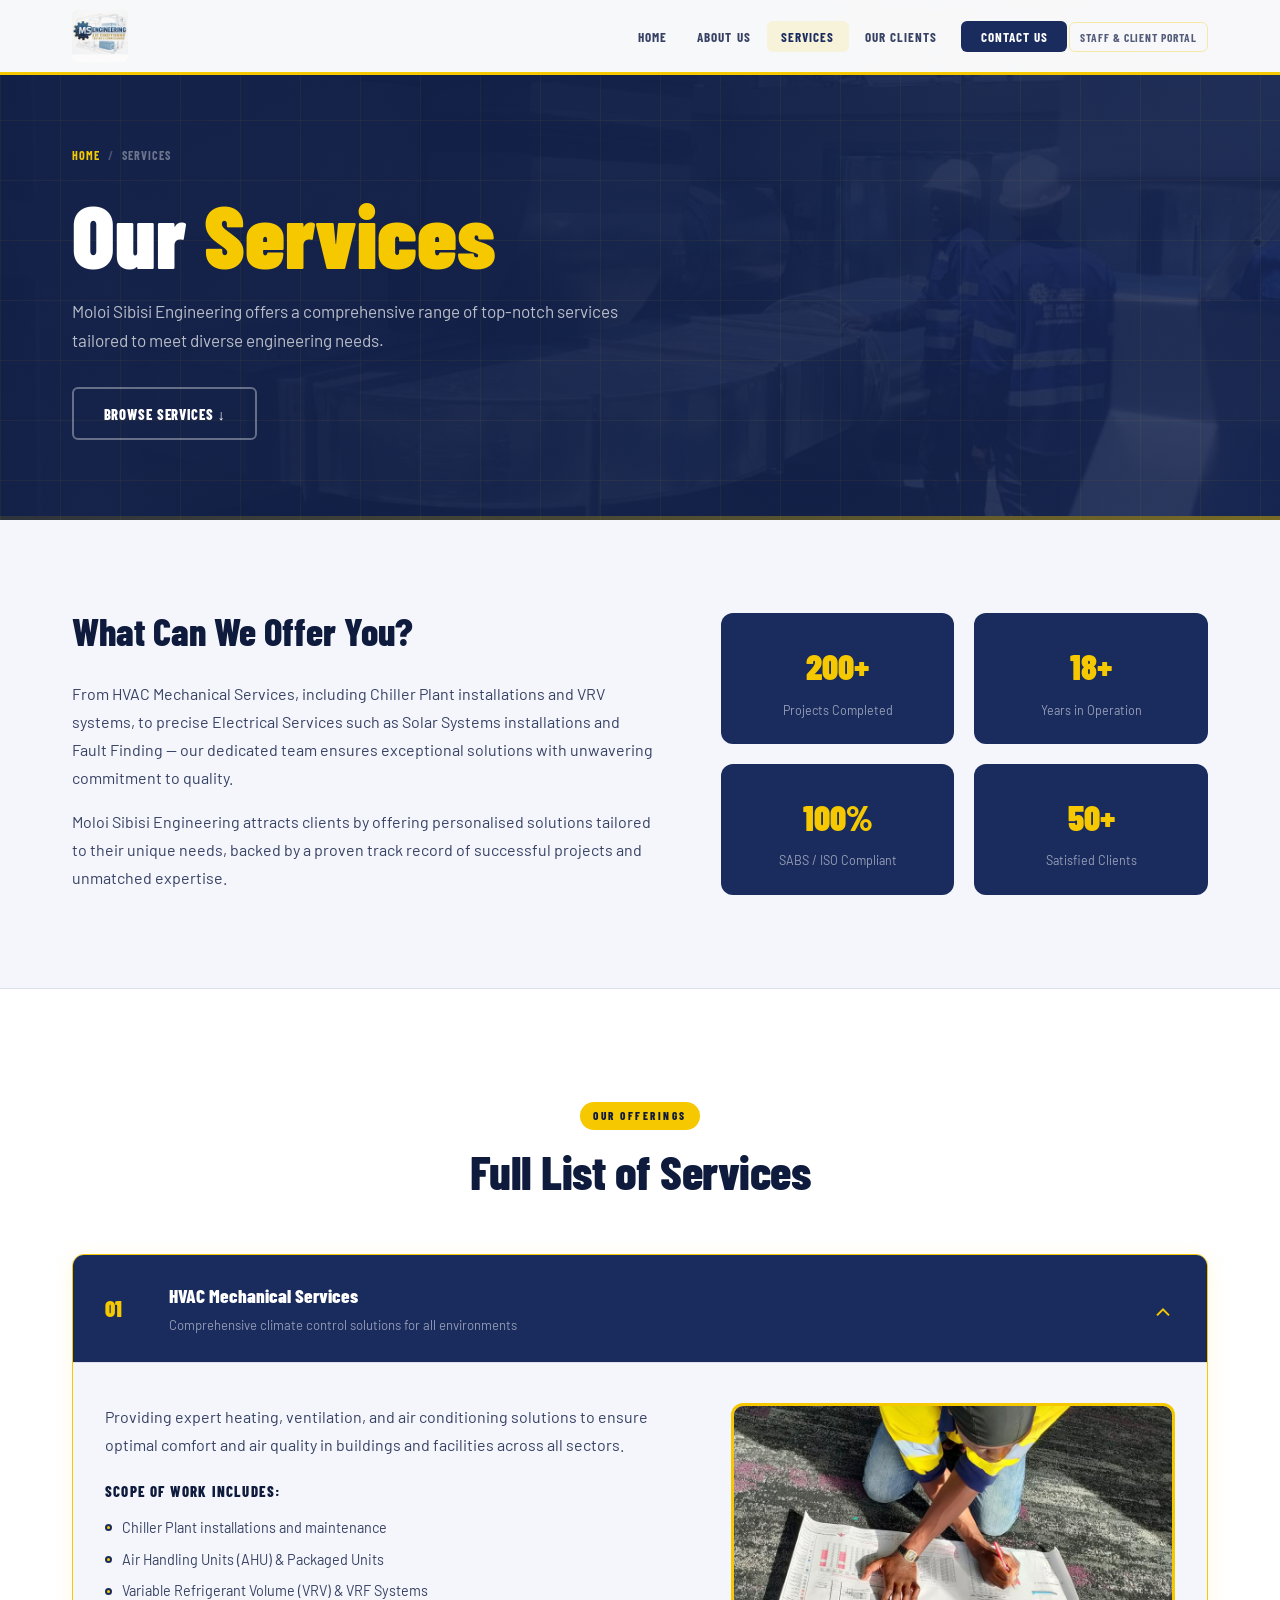
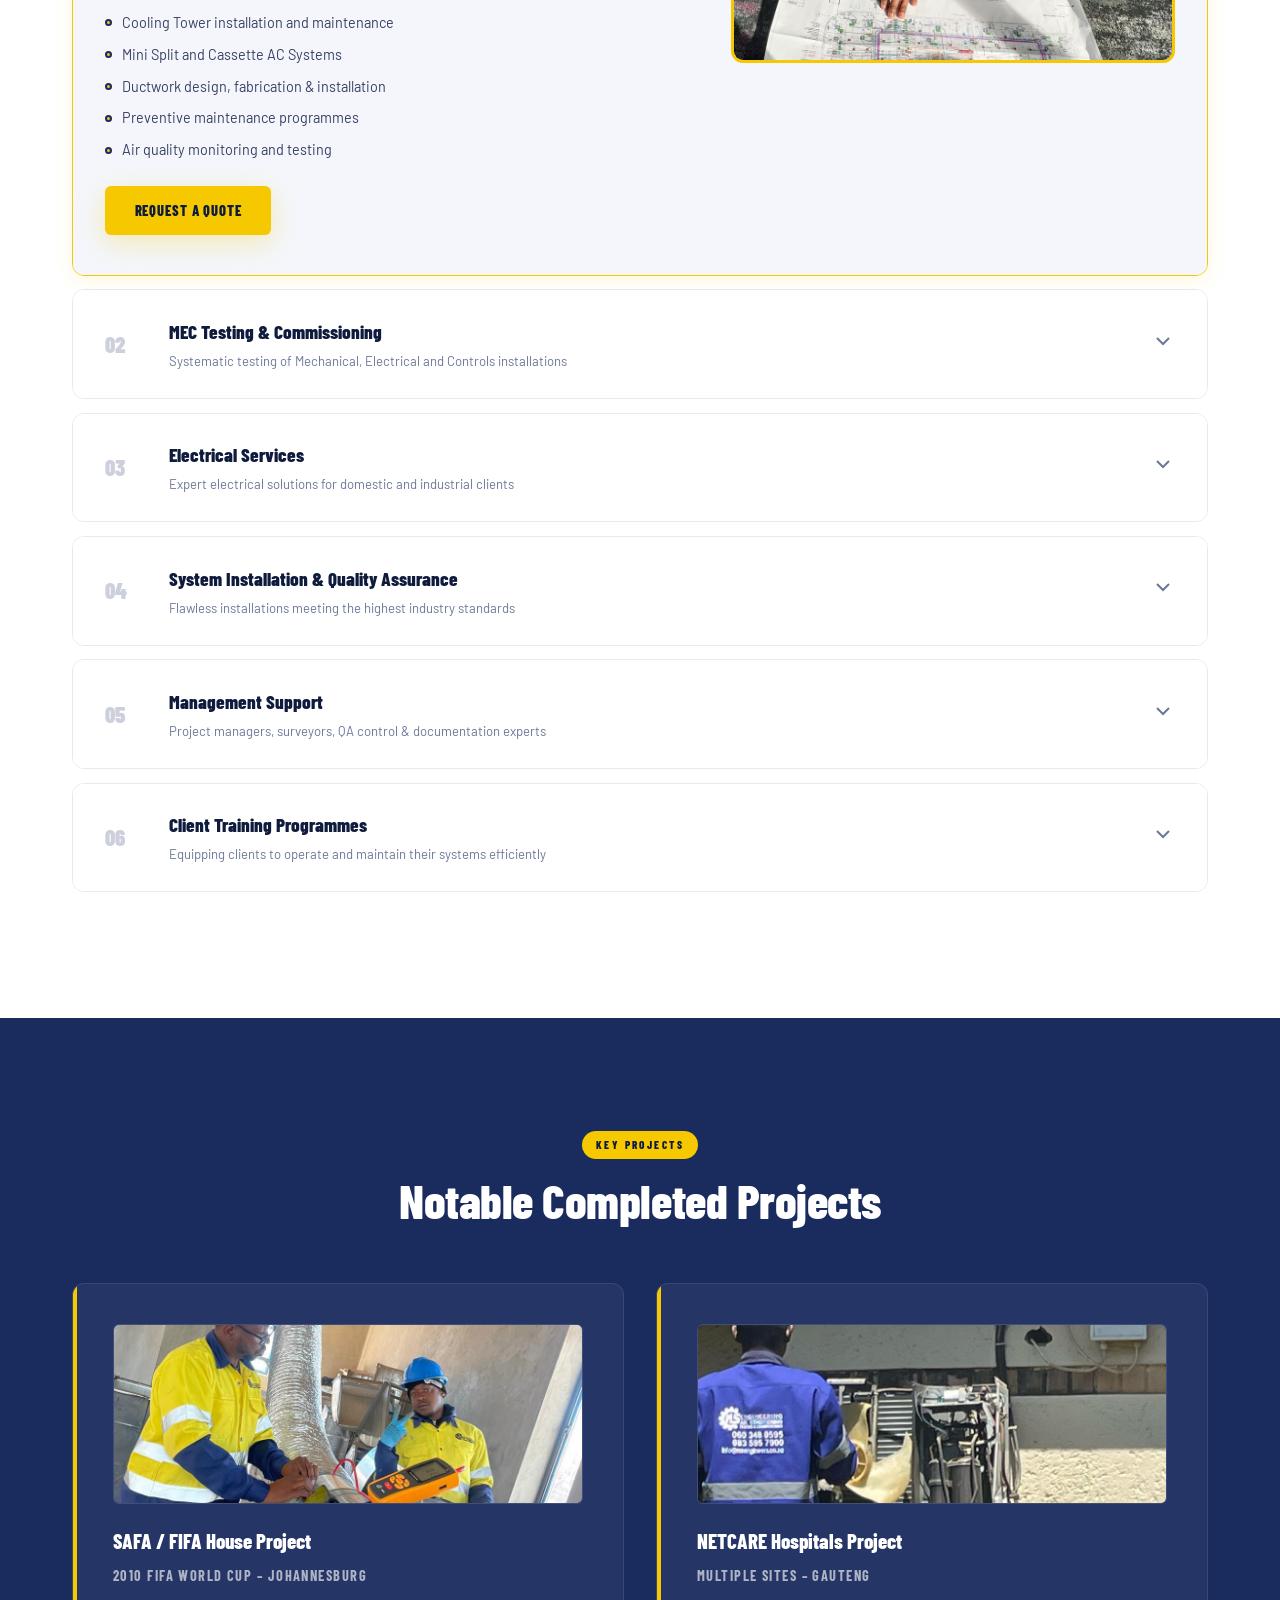
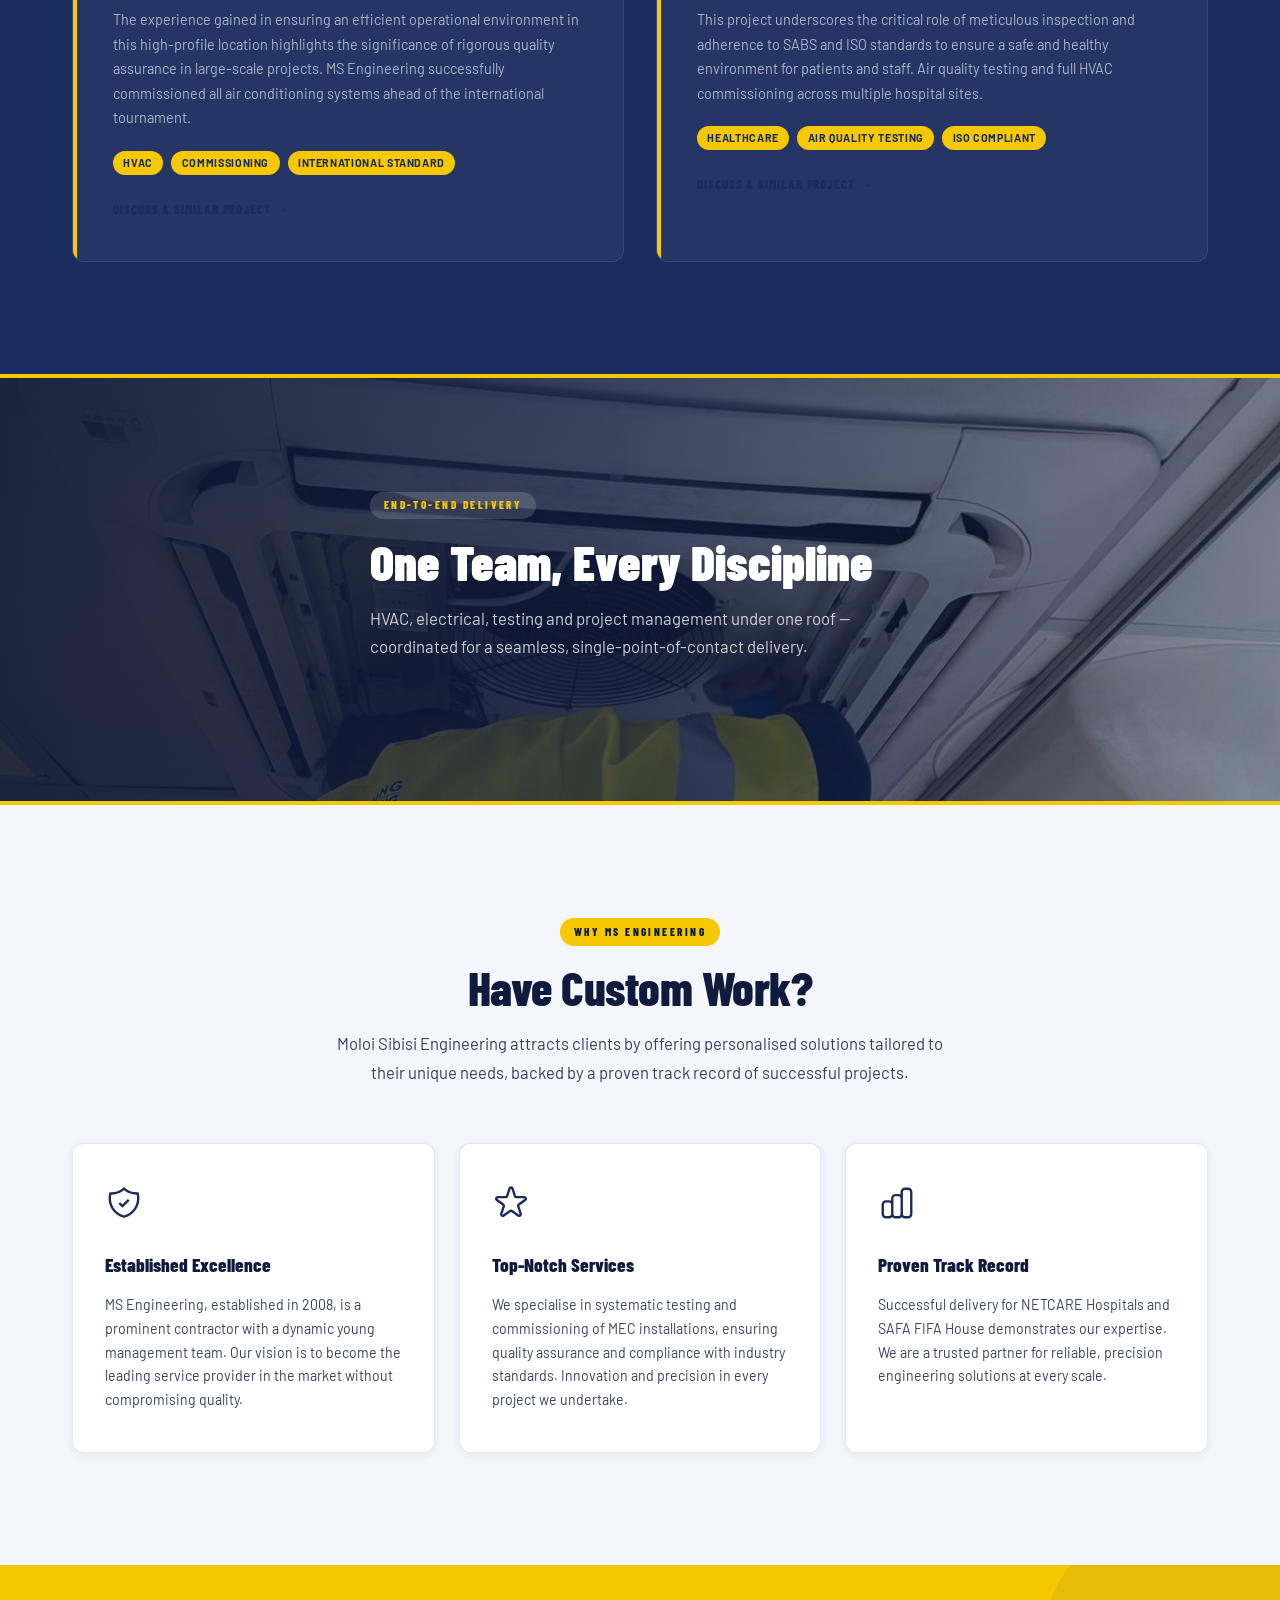
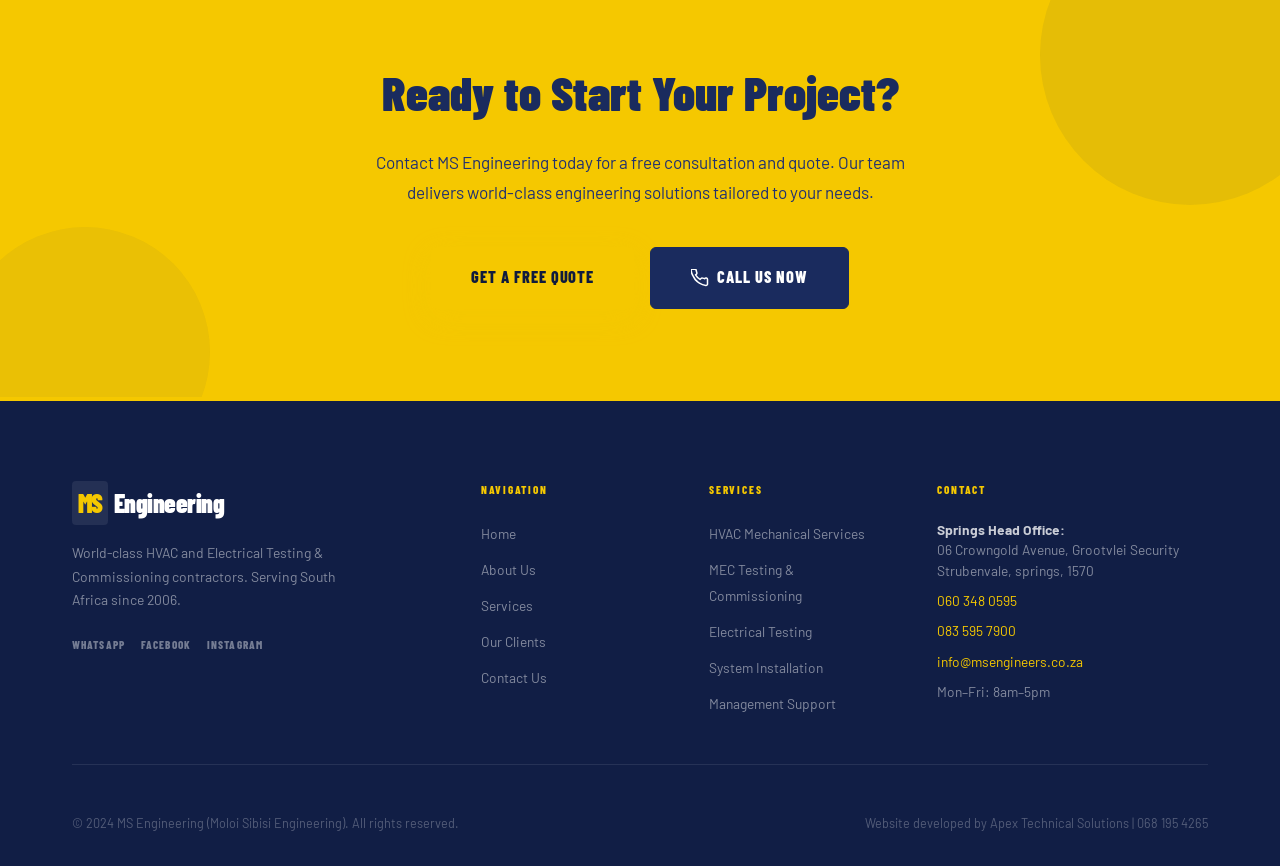
<file: services.html>
<!DOCTYPE html>
<html lang="en">
<head>
<title>HVAC, Electrical Testing & MEC Services | MS Engineering</title>
<meta charset="UTF-8">
<meta name="viewport" content="width=device-width, initial-scale=1.0">
<!-- ===== Primary SEO Meta ===== -->
  <meta name="description" content="Explore MS Engineering services: HVAC installations and maintenance, electrical testing, MEC commissioning, plant documentation and management support.">
  <meta name="keywords" content="MsEngineering, engineering services, fabrication, mechanical engineering, technical solutions, design engineering">
  <meta name="author" content="MsEngineering">
  <meta name="robots" content="index, follow">
  <link rel="canonical" href="https://msengineers.co.za/services.html">

  <!-- ===== Sitemap (informational; real registration is via robots.txt) ===== -->
  <link rel="sitemap" type="application/xml" title="Sitemap" href="https://msengineers.co.za/sitemap.xml">

  <!-- ===== Favicon / Browser Icons ===== -->
  <link rel="icon" type="image/jpeg" href="/images/ms engineering.jpeg">
  <link rel="icon" type="image/jpeg" href="/images/ms engineering.jpeg">
  <link rel="apple-touch-icon" sizes="180x180" href="/images/ms engineering.jpeg">
  <link rel="icon" href="https://msengineers.co.za/images/ms%20engineering.jpeg" onerror="this.style.display='none';">

  <!-- ===== Open Graph (Facebook, LinkedIn, WhatsApp) ===== -->
  <meta property="og:type" content="website">
  <meta property="og:site_name" content="MS Engineering">
  <meta property="og:title" content="HVAC, Electrical Testing & MEC Services | MS Engineering">
  <meta property="og:description" content="Explore MS Engineering services: HVAC installations and maintenance, electrical testing, MEC commissioning, plant documentation and management support.">
  <meta property="og:url" content="https://msengineers.co.za/services.html">
  <meta property="og:image" content="https://msengineers.co.za/images/ms%20engineering.jpeg">
  <meta property="og:image:width" content="1056">
  <meta property="og:image:height" content="976">

  <!-- ===== Twitter / X Card ===== -->
  <meta name="twitter:card" content="summary_large_image">
  <meta name="twitter:title" content="HVAC, Electrical Testing & MEC Services | MS Engineering">
  <meta name="twitter:description" content="Explore MS Engineering services: HVAC installations and maintenance, electrical testing, MEC commissioning, plant documentation and management support.">
  <meta name="twitter:image" content="https://msengineers.co.za/images/ms%20engineering.jpeg">
  <link rel="stylesheet" href="style.css">
<meta property="og:image:alt" content="MS Engineering company logo">
<link rel="stylesheet" href="enterprise-public.css">
<script type="application/ld+json">{"@context": "https://schema.org", "@graph": [{"@type": "HVACBusiness", "@id": "https://msengineers.co.za/#business", "name": "MS Engineering", "alternateName": "Moloi Sibisi Engineering", "url": "https://msengineers.co.za/", "logo": "https://msengineers.co.za/images/ms%20engineering.jpeg", "description": "HVAC mechanical services, electrical testing and MEC testing and commissioning.", "foundingDate": "2008", "telephone": "+27603480595", "email": "info@msengineers.co.za", "address": {"@type": "PostalAddress", "streetAddress": "06 Crowngold Avenue, Grootvlei Security, Strubenvale Ext2", "addressLocality": "Springs", "addressRegion": "Gauteng", "postalCode": "1570", "addressCountry": "ZA"}, "areaServed": {"@type": "Country", "name": "South Africa"}, "openingHoursSpecification": [{"@type": "OpeningHoursSpecification", "dayOfWeek": ["Monday", "Tuesday", "Wednesday", "Thursday", "Friday"], "opens": "08:00", "closes": "17:00"}, {"@type": "OpeningHoursSpecification", "dayOfWeek": "Saturday", "opens": "08:00", "closes": "13:00"}]}, {"@type": "WebSite", "@id": "https://msengineers.co.za/#website", "url": "https://msengineers.co.za/", "name": "MS Engineering", "publisher": {"@id": "https://msengineers.co.za/#business"}}, {"@type": "Organization", "@id": "https://apextechnicalsolutionssa.co.za/#organisation", "name": "Apex Technical Solutions", "url": "https://apextechnicalsolutionssa.co.za/"}, {"@type": "WebPage", "@id": "https://msengineers.co.za/services.html#webpage", "url": "https://msengineers.co.za/services.html", "name": "HVAC, Electrical Testing & MEC Services | MS Engineering", "description": "Explore MS Engineering services: HVAC installations and maintenance, electrical testing, MEC commissioning, plant documentation and management support.", "isPartOf": {"@id": "https://msengineers.co.za/#website"}, "about": {"@id": "https://msengineers.co.za/#business"}, "creator": {"@id": "https://apextechnicalsolutionssa.co.za/#organisation"}}, {"@type": "BreadcrumbList", "itemListElement": [{"@type": "ListItem", "position": 1, "name": "Home", "item": "https://msengineers.co.za/"}, {"@type": "ListItem", "position": 2, "name": "HVAC, Electrical Testing & MEC Services", "item": "https://msengineers.co.za/services.html"}]}, {"@type": "Service", "@id": "https://msengineers.co.za/services.html#service-1", "name": "HVAC Mechanical Services", "provider": {"@id": "https://msengineers.co.za/#business"}, "url": "https://msengineers.co.za/services.html", "areaServed": {"@type": "Country", "name": "South Africa"}}, {"@type": "Service", "@id": "https://msengineers.co.za/services.html#service-2", "name": "MEC Testing & Commissioning", "provider": {"@id": "https://msengineers.co.za/#business"}, "url": "https://msengineers.co.za/services.html", "areaServed": {"@type": "Country", "name": "South Africa"}}, {"@type": "Service", "@id": "https://msengineers.co.za/services.html#service-3", "name": "Electrical Testing", "provider": {"@id": "https://msengineers.co.za/#business"}, "url": "https://msengineers.co.za/services.html", "areaServed": {"@type": "Country", "name": "South Africa"}}, {"@type": "Service", "@id": "https://msengineers.co.za/services.html#service-4", "name": "Plant Matrix", "provider": {"@id": "https://msengineers.co.za/#business"}, "url": "https://msengineers.co.za/services.html", "areaServed": {"@type": "Country", "name": "South Africa"}}, {"@type": "Service", "@id": "https://msengineers.co.za/services.html#service-5", "name": "Management Support", "provider": {"@id": "https://msengineers.co.za/#business"}, "url": "https://msengineers.co.za/services.html", "areaServed": {"@type": "Country", "name": "South Africa"}}]}</script>
</head>
<body>

<!-- NAV -->
<header id="site-header">
  <nav class="nav-container">
    <a href="index.html" class="logo">
      <img src="images/msengineering.jpeg" alt="MS Engineering — HVAC & Electrical Contractors" class="logo-img" width="174" height="60"
           onerror="this.style.display='none';this.nextElementSibling.style.display='inline-flex';">
      <span class="logo-text" style="display:none;"><span class="logo-ms">MS</span><span class="logo-eng">Engineering</span></span>
    </a>
    <button class="hamburger" id="hamburger" aria-label="Toggle menu">
      <span></span><span></span><span></span>
    </button>
    <ul class="nav-links" id="nav-links">
      <li><a href="index.html">Home</a></li>
      <li><a href="about.html">About Us</a></li>
      <li><a href="services.html" class="active">Services</a></li>
      <li><a href="index.html#clients">Our Clients</a></li>
      <li><a href="contact.html" class="nav-cta">Contact Us</a></li>
    <li><a href="/portal/" class="enterprise-portal-link">Staff &amp; Client Portal</a></li>
    </ul>
  </nav>
</header>

<!-- PAGE HERO -->
<section class="page-hero">
  <div class="page-hero-bg">
    <img src="images/13.jpeg" alt="" class="page-hero-photo" aria-hidden="true">
    <div class="page-hero-tint"></div>
    <div class="hero-grid"></div>
  </div>
  <div class="container">
    <div class="page-hero-content">
      <div class="breadcrumb"><a href="index.html">Home</a> <span>/</span> Services</div>
      <h1>Our <span class="accent">Services</span></h1>
      <p>Moloi Sibisi Engineering offers a comprehensive range of top-notch services tailored to meet diverse engineering needs.</p>
      <a href="#service-list" class="btn btn-outline scroll-btn">Browse Services ↓</a>
    </div>
  </div>
</section>

<!-- SERVICES INTRO -->
<section class="services-intro-band">
  <div class="container">
    <div class="sib-grid">
      <div class="sib-text fade-in">
        <h2>What Can We Offer You?</h2>
        <p>From HVAC Mechanical Services, including Chiller Plant installations and VRV systems, to precise Electrical Services such as Solar Systems installations and Fault Finding — our dedicated team ensures exceptional solutions with unwavering commitment to quality.</p>
        <p>Moloi Sibisi Engineering attracts clients by offering personalised solutions tailored to their unique needs, backed by a proven track record of successful projects and unmatched expertise.</p>
      </div>
      <div class="sib-stats fade-in">
        <div class="sib-stat"><span>200+</span><p>Projects Completed</p></div>
        <div class="sib-stat"><span>18+</span><p>Years in Operation</p></div>
        <div class="sib-stat"><span>100%</span><p>SABS / ISO Compliant</p></div>
        <div class="sib-stat"><span>50+</span><p>Satisfied Clients</p></div>
      </div>
    </div>
  </div>
</section>

<!-- MAIN SERVICE LIST -->
<section class="service-list-section" id="service-list">
  <div class="container">
    <div class="section-header">
      <div class="section-label">Our Offerings</div>
      <h2 class="section-title">Full List of Services</h2>
    </div>

    <!-- SERVICE 1 -->
    <div class="service-item fade-in" id="svc-hvac">
      <div class="service-item-header" onclick="toggleService('svc-hvac')">
        <div class="service-item-title">
          <div class="svc-number">01</div>
          <div>
            <h3>HVAC Mechanical Services</h3>
            <p>Comprehensive climate control solutions for all environments</p>
          </div>
        </div>
        <div class="service-toggle-btn">
          <svg viewBox="0 0 24 24" fill="none" stroke="currentColor" stroke-width="2"><polyline points="6 9 12 15 18 9"/></svg>
        </div>
      </div>
      <div class="service-item-body">
        <div class="sib-layout">
          <div class="sib-content">
            <p>Providing expert heating, ventilation, and air conditioning solutions to ensure optimal comfort and air quality in buildings and facilities across all sectors.</p>
            <h4>Scope of Work Includes:</h4>
            <ul class="service-list">
              <li>Chiller Plant installations and maintenance</li>
              <li>Air Handling Units (AHU) &amp; Packaged Units</li>
              <li>Variable Refrigerant Volume (VRV) &amp; VRF Systems</li>
              <li>Cooling Tower installation and maintenance</li>
              <li>Mini Split and Cassette AC Systems</li>
              <li>Ductwork design, fabrication &amp; installation</li>
              <li>Preventive maintenance programmes</li>
              <li>Air quality monitoring and testing</li>
            </ul>
            <a href="contact.html" class="btn btn-primary" style="margin-top:1.5rem;">Request a Quote</a>
          </div>
          <div class="sib-image">
            <img src="images/23.jpeg" alt="HVAC Mechanical Services" loading="lazy" onerror="this.src='https://images.unsplash.com/photo-1504307651254-35680f356dfd?w=500&q=80'">
          </div>
        </div>
      </div>
    </div>

    <!-- SERVICE 2 -->
    <div class="service-item fade-in" id="svc-mec">
      <div class="service-item-header" onclick="toggleService('svc-mec')">
        <div class="service-item-title">
          <div class="svc-number">02</div>
          <div>
            <h3>MEC Testing &amp; Commissioning</h3>
            <p>Systematic testing of Mechanical, Electrical and Controls installations</p>
          </div>
        </div>
        <div class="service-toggle-btn">
          <svg viewBox="0 0 24 24" fill="none" stroke="currentColor" stroke-width="2"><polyline points="6 9 12 15 18 9"/></svg>
        </div>
      </div>
      <div class="service-item-body">
        <div class="sib-layout">
          <div class="sib-content">
            <p>Employing structured and comprehensive testing procedures to verify the performance and integration of Mechanical, Electrical, and Controls systems in construction projects. Our experienced commissioning engineers ensure that all systems perform optimally and comply with applicable standards.</p>
            <h4>Scope of Work Includes:</h4>
            <ul class="service-list">
              <li>Full MEC system commissioning plans</li>
              <li>Factory Acceptance Testing (FAT)</li>
              <li>Site Acceptance Testing (SAT)</li>
              <li>SABS &amp; ISO compliance verification</li>
              <li>Airflow balancing &amp; pressure testing</li>
              <li>Controls integration testing</li>
              <li>Performance verification reports</li>
              <li>Punch list management and close-out</li>
            </ul>
            <a href="contact.html" class="btn btn-primary" style="margin-top:1.5rem;">Request a Quote</a>
          </div>
          <div class="sib-image">
            <img src="images/16.jpeg" alt="MEC Testing & Commissioning" loading="lazy" onerror="this.src='https://images.unsplash.com/photo-1581094794329-c8112a89af12?w=500&q=80'">
          </div>
        </div>
      </div>
    </div>

    <!-- SERVICE 3 -->
    <div class="service-item fade-in" id="svc-elec">
      <div class="service-item-header" onclick="toggleService('svc-elec')">
        <div class="service-item-title">
          <div class="svc-number">03</div>
          <div>
            <h3>Electrical Services</h3>
            <p>Expert electrical solutions for domestic and industrial clients</p>
          </div>
        </div>
        <div class="service-toggle-btn">
          <svg viewBox="0 0 24 24" fill="none" stroke="currentColor" stroke-width="2"><polyline points="6 9 12 15 18 9"/></svg>
        </div>
      </div>
      <div class="service-item-body">
        <div class="sib-layout">
          <div class="sib-content">
            <p>Expert electrical wiring, installation, and maintenance services, catering to both domestic and industrial clients. Our team carries specialised expertise across a wide range of electrical disciplines.</p>
            <h4>Scope of Work Includes:</h4>
            <ul class="service-list">
              <li>Electrical wiring &amp; installation</li>
              <li>Distribution board installation and upgrades</li>
              <li>Transformer installation and repairs</li>
              <li>Solar PV System design &amp; installation</li>
              <li>Electrical fault finding &amp; diagnostics</li>
              <li>Certificate of Compliance (COC) issuance</li>
              <li>Emergency lighting systems</li>
              <li>Industrial and commercial electrical maintenance</li>
            </ul>
            <a href="contact.html" class="btn btn-primary" style="margin-top:1.5rem;">Request a Quote</a>
          </div>
          <div class="sib-image">
            <img src="images/26.jpeg" alt="Electrical Services" loading="lazy" onerror="this.src='https://images.unsplash.com/photo-1497435334941-8c899ee9e8e9?w=500&q=80'">
          </div>
        </div>
      </div>
    </div>

    <!-- SERVICE 4 -->
    <div class="service-item fade-in" id="svc-install">
      <div class="service-item-header" onclick="toggleService('svc-install')">
        <div class="service-item-title">
          <div class="svc-number">04</div>
          <div>
            <h3>System Installation &amp; Quality Assurance</h3>
            <p>Flawless installations meeting the highest industry standards</p>
          </div>
        </div>
        <div class="service-toggle-btn">
          <svg viewBox="0 0 24 24" fill="none" stroke="currentColor" stroke-width="2"><polyline points="6 9 12 15 18 9"/></svg>
        </div>
      </div>
      <div class="service-item-body">
        <div class="sib-layout">
          <div class="sib-content">
            <p>Delivering flawless installations and monitoring system performance, adhering to the highest standards to meet client requirements in sectors including telecommunications &amp; IT facilities, commercial offices, hospitals, shopping malls, educational institutions, and government projects.</p>
            <h4>Sectors Served:</h4>
            <ul class="service-list">
              <li>Telecommunications &amp; IT Facilities</li>
              <li>Commercial Office Buildings</li>
              <li>Private and Public Hospitals</li>
              <li>Shopping Malls &amp; Retail Centres</li>
              <li>Educational Institutions</li>
              <li>Government &amp; Municipal Buildings</li>
              <li>Industrial &amp; Manufacturing Facilities</li>
            </ul>
            <a href="contact.html" class="btn btn-primary" style="margin-top:1.5rem;">Request a Quote</a>
          </div>
          <div class="sib-image">
            <img src="images/13.jpeg" alt="System Installation & QA" loading="lazy" onerror="this.src='https://images.unsplash.com/photo-1504307651254-35680f356dfd?w=500&q=80'">
          </div>
        </div>
      </div>
    </div>

    <!-- SERVICE 5 -->
    <div class="service-item fade-in" id="svc-mgmt">
      <div class="service-item-header" onclick="toggleService('svc-mgmt')">
        <div class="service-item-title">
          <div class="svc-number">05</div>
          <div>
            <h3>Management Support</h3>
            <p>Project managers, surveyors, QA control &amp; documentation experts</p>
          </div>
        </div>
        <div class="service-toggle-btn">
          <svg viewBox="0 0 24 24" fill="none" stroke="currentColor" stroke-width="2"><polyline points="6 9 12 15 18 9"/></svg>
        </div>
      </div>
      <div class="service-item-body">
        <div class="sib-layout">
          <div class="sib-content">
            <p>A dedicated team of Project Managers, Surveyors, Services Engineers, QA Control, and Documentation experts, providing meticulous project planning, implementation, and client support to ensure seamless execution and customer satisfaction.</p>
            <h4>Support Services Include:</h4>
            <ul class="service-list">
              <li>Full project management lifecycle</li>
              <li>Quantity surveying and cost management</li>
              <li>Quality assurance &amp; control programmes</li>
              <li>Technical documentation &amp; as-built drawings</li>
              <li>Health &amp; Safety compliance management</li>
              <li>Client reporting &amp; progress updates</li>
              <li>Handover documentation and close-out</li>
            </ul>
            <a href="contact.html" class="btn btn-primary" style="margin-top:1.5rem;">Request a Quote</a>
          </div>
          <div class="sib-image">
            <img src="images/28.jpeg" alt="Management Support" loading="lazy" onerror="this.src='https://images.unsplash.com/photo-1552664730-d307ca884978?w=500&q=80'">
          </div>
        </div>
      </div>
    </div>

    <!-- SERVICE 6 -->
    <div class="service-item fade-in" id="svc-train">
      <div class="service-item-header" onclick="toggleService('svc-train')">
        <div class="service-item-title">
          <div class="svc-number">06</div>
          <div>
            <h3>Client Training Programmes</h3>
            <p>Equipping clients to operate and maintain their systems efficiently</p>
          </div>
        </div>
        <div class="service-toggle-btn">
          <svg viewBox="0 0 24 24" fill="none" stroke="currentColor" stroke-width="2"><polyline points="6 9 12 15 18 9"/></svg>
        </div>
      </div>
      <div class="service-item-body">
        <div class="sib-layout">
          <div class="sib-content">
            <p>Offering comprehensive training programmes to equip clients with the necessary knowledge and skills to operate and maintain their HVAC and Electrical systems efficiently, enhancing system performance and longevity. Our training is practical, hands-on, and tailored to each client's specific installation.</p>
            <h4>Training Programmes Cover:</h4>
            <ul class="service-list">
              <li>System operation procedures</li>
              <li>Preventive maintenance routines</li>
              <li>Fault identification and reporting</li>
              <li>Emergency procedures and shutdown protocols</li>
              <li>Energy efficiency optimisation</li>
              <li>Documentation and record-keeping</li>
            </ul>
            <a href="contact.html" class="btn btn-primary" style="margin-top:1.5rem;">Enquire About Training</a>
          </div>
          <div class="sib-image">
            <img src="images/29.jpeg" alt="Client Training Programme" loading="lazy" onerror="this.src='https://images.unsplash.com/photo-1524178232363-1fb2b075b655?w=500&q=80'">
          </div>
        </div>
      </div>
    </div>

  </div>
</section>

<!-- FEATURED PROJECTS -->
<section class="featured-projects-section">
  <div class="container">
    <div class="section-header">
      <div class="section-label">Key Projects</div>
      <h2 class="section-title">Notable Completed Projects</h2>
    </div>
    <div class="featured-projects-grid">
      <div class="fp-card fade-in">
        <div class="fp-accent"></div>
        <div class="fp-image"><img src="images/15.jpeg" alt="SAFA / FIFA House air conditioning project" loading="lazy"></div>
        <h3>SAFA / FIFA House Project</h3>
        <p class="fp-subtitle">2010 FIFA World Cup – Johannesburg</p>
        <p>The experience gained in ensuring an efficient operational environment in this high-profile location highlights the significance of rigorous quality assurance in large-scale projects. MS Engineering successfully commissioned all air conditioning systems ahead of the international tournament.</p>
        <div class="fp-tags">
          <span>HVAC</span><span>Commissioning</span><span>International Standard</span>
        </div>
        <a href="contact.html" class="btn-text">Discuss a Similar Project →</a>
      </div>
      <div class="fp-card fade-in">
        <div class="fp-accent"></div>
        <div class="fp-image"><img src="images/2.jpeg" alt="Netcare Hospitals HVAC commissioning project" loading="lazy"></div>
        <h3>NETCARE Hospitals Project</h3>
        <p class="fp-subtitle">Multiple Sites – Gauteng</p>
        <p>This project underscores the critical role of meticulous inspection and adherence to SABS and ISO standards to ensure a safe and healthy environment for patients and staff. Air quality testing and full HVAC commissioning across multiple hospital sites.</p>
        <div class="fp-tags">
          <span>Healthcare</span><span>Air Quality Testing</span><span>ISO Compliant</span>
        </div>
        <a href="contact.html" class="btn-text">Discuss a Similar Project →</a>
      </div>
    </div>
  </div>
</section>

<!-- BANNER -->
<section class="full-banner">
  <img src="images/5.jpeg" alt="MS Engineering ducting fabrication and installation" class="full-banner-img" loading="lazy">
  <div class="full-banner-overlay"></div>
  <div class="container">
    <div class="full-banner-content fade-in">
      <div class="section-label light">End-to-End Delivery</div>
      <h2>One Team, Every Discipline</h2>
      <p>HVAC, electrical, testing and project management under one roof — coordinated for a seamless, single-point-of-contact delivery.</p>
    </div>
  </div>
</section>

<!-- WHY CHOOSE US -->
<section class="why-us-section">
  <div class="container">
    <div class="section-header">
      <div class="section-label">Why MS Engineering</div>
      <h2 class="section-title">Have Custom Work?</h2>
      <p class="section-desc">Moloi Sibisi Engineering attracts clients by offering personalised solutions tailored to their unique needs, backed by a proven track record of successful projects.</p>
    </div>
    <div class="why-grid">
      <div class="why-card fade-in">
        <div class="why-icon">
          <svg viewBox="0 0 24 24" fill="none" stroke="currentColor" stroke-width="1.5"><path d="M9 12l2 2 4-4m5.618-4.016A11.955 11.955 0 0112 2.944a11.955 11.955 0 01-8.618 3.04A12.02 12.02 0 003 9c0 5.591 3.824 10.29 9 11.622 5.176-1.332 9-6.03 9-11.622 0-1.042-.133-2.052-.382-3.016z"/></svg>
        </div>
        <h3>Established Excellence</h3>
        <p>MS Engineering, established in 2008, is a prominent contractor with a dynamic young management team. Our vision is to become the leading service provider in the market without compromising quality.</p>
      </div>
      <div class="why-card fade-in">
        <div class="why-icon">
          <svg viewBox="0 0 24 24" fill="none" stroke="currentColor" stroke-width="1.5"><path d="M11.049 2.927c.3-.921 1.603-.921 1.902 0l1.519 4.674a1 1 0 00.95.69h4.915c.969 0 1.371 1.24.588 1.81l-3.976 2.888a1 1 0 00-.363 1.118l1.518 4.674c.3.922-.755 1.688-1.538 1.118l-3.976-2.888a1 1 0 00-1.176 0l-3.976 2.888c-.783.57-1.838-.197-1.538-1.118l1.518-4.674a1 1 0 00-.363-1.118l-3.976-2.888c-.784-.57-.38-1.81.588-1.81h4.914a1 1 0 00.951-.69l1.519-4.674z"/></svg>
        </div>
        <h3>Top-Notch Services</h3>
        <p>We specialise in systematic testing and commissioning of MEC installations, ensuring quality assurance and compliance with industry standards. Innovation and precision in every project we undertake.</p>
      </div>
      <div class="why-card fade-in">
        <div class="why-icon">
          <svg viewBox="0 0 24 24" fill="none" stroke="currentColor" stroke-width="1.5"><path d="M9 19v-6a2 2 0 00-2-2H5a2 2 0 00-2 2v6a2 2 0 002 2h2a2 2 0 002-2zm0 0V9a2 2 0 012-2h2a2 2 0 012 2v10m-6 0a2 2 0 002 2h2a2 2 0 002-2m0 0V5a2 2 0 012-2h2a2 2 0 012 2v14a2 2 0 01-2 2h-2a2 2 0 01-2-2z"/></svg>
        </div>
        <h3>Proven Track Record</h3>
        <p>Successful delivery for NETCARE Hospitals and SAFA FIFA House demonstrates our expertise. We are a trusted partner for reliable, precision engineering solutions at every scale.</p>
      </div>
    </div>
  </div>
</section>

<!-- CTA -->
<section class="cta-banner">
  <div class="container">
    <div class="cta-content">
      <h2>Ready to Start Your Project?</h2>
      <p>Contact MS Engineering today for a free consultation and quote. Our team delivers world-class engineering solutions tailored to your needs.</p>
      <div class="cta-actions">
        <a href="contact.html" class="btn btn-primary btn-lg">Get a Free Quote</a>
        <a href="tel:+27835957900" class="btn btn-ghost btn-lg">
          <svg viewBox="0 0 24 24" fill="none" stroke="currentColor" stroke-width="2" width="18" height="18"><path d="M22 16.92v3a2 2 0 01-2.18 2 19.79 19.79 0 01-8.63-3.07A19.5 19.5 0 013.07 9.87a19.79 19.79 0 01-3.07-8.67A2 2 0 012 .18h3a2 2 0 012 1.72 12.84 12.84 0 00.7 2.81 2 2 0 01-.45 2.11L6.09 7.91a16 16 0 006 6l1.27-1.27a2 2 0 012.11-.45 12.84 12.84 0 002.81.7A2 2 0 0122 14z"/></svg>
          Call Us Now
        </a>
      </div>
    </div>
  </div>
</section>

<!-- FOOTER -->
<footer class="site-footer">
  <div class="container">
    <div class="footer-grid">
      <div class="footer-brand">
        <a href="index.html" class="logo">
          <span class="logo-ms">MS</span><span class="logo-eng">Engineering</span>
        </a>
        <p>World-class HVAC and Electrical Testing &amp; Commissioning contractors. Serving South Africa since 2006.</p>
        <div class="footer-social">
          <a href="https://wa.me/27835957900" target="_blank" rel="noopener">WhatsApp</a>
          <a aria-disabled="true" title="Official Facebook profile not configured" target="_blank" rel="noopener">Facebook</a>
          <a aria-disabled="true" title="Official Instagram profile not configured" target="_blank" rel="noopener">Instagram</a>
        </div>
      </div>
      <div class="footer-links">
        <h4>Navigation</h4>
        <ul>
          <li><a href="index.html">Home</a></li>
          <li><a href="about.html">About Us</a></li>
          <li><a href="services.html">Services</a></li>
          <li><a href="index.html#clients">Our Clients</a></li>
          <li><a href="contact.html">Contact Us</a></li>
        </ul>
      </div>
      <div class="footer-links">
        <h4>Services</h4>
        <ul>
          <li><a href="#svc-hvac">HVAC Mechanical Services</a></li>
          <li><a href="#svc-mec">MEC Testing &amp; Commissioning</a></li>
          <li><a href="#svc-elec">Electrical Testing</a></li>
          <li><a href="#svc-install">System Installation</a></li>
          <li><a href="#svc-mgmt">Management Support</a></li>
        </ul>
      </div>
      <div class="footer-contact">
        <h4>Contact</h4>
        <p><strong>Springs Head Office:</strong><br>06 Crowngold Avenue, Grootvlei Security Strubenvale, springs, 1570</p>
         <p><a href="tel:+27603480595">060 348 0595</a></p>
        <p><a href="tel:+27835957900">083 595 7900</a></p>
        <p><a href="mailto:info@msengineers.co.za">info@msengineers.co.za</a></p>
        <p class="footer-hours">Mon–Fri: 8am–5pm</p>
      </div>
    </div>
    <div class="footer-bottom">
  <p>© 2024 MS Engineering (Moloi Sibisi Engineering). All rights reserved.</p>
  
  <p>
    Website developed by 
    <a href="https://www.apextechnicalsolutionssa.co.za" target="_blank" class="apex-link">
      Apex Technical Solutions
    </a>
    | <i class="fas fa-phone"></i> 
    <a href="tel:+27681954265">068 195 4265</a>
  </p>
</div>
</div>
</footer>

<script src="enterprise-config.js"></script>
<script src="main.js"></script>
<script src="enterprise-public.js"></script>
</body>
</html>
</file>
<file: portal/portal.css>
:root{--navy:#1a2b5e;--deep:#111e45;--yellow:#f5c800;--bg:#f4f6fb;--card:#fff;--text:#152447;--muted:#5d6b83;--line:#dce3ee;--good:#126650;--danger:#ac273a;--shadow:0 8px 30px #14234a08}*{box-sizing:border-box}body{margin:0;background:var(--bg);color:var(--text);font:15px/1.55 Arial,Helvetica,sans-serif}a{color:var(--navy)}button,input,textarea,select{font:inherit}button,a,input,select,textarea{touch-action:manipulation}button,.btn{cursor:pointer;border:1px solid var(--line);border-radius:8px;padding:10px 15px;background:var(--card);color:var(--text);text-decoration:none;display:inline-flex;align-items:center;justify-content:center;gap:8px;min-height:43px}button:hover,.btn:hover{border-color:#93a2c5}button:disabled{opacity:.5;cursor:wait}.primary{background:var(--navy);border-color:var(--navy);color:white}.accent{background:var(--yellow);color:#152447;border-color:var(--yellow)}.danger{color:var(--danger)}:focus-visible{outline:3px solid #c29300;outline-offset:3px}h1,h2,h3,p{margin:0 0 12px}h1{font-size:30px;line-height:1.2;letter-spacing:-.7px}h2{font-size:22px}h3{font-size:17px}.muted,small{color:var(--muted)}.eyebrow{font-size:11px;text-transform:uppercase;letter-spacing:2px;font-weight:bold;color:var(--muted)}.loading{padding:50px;text-align:center}.skip{position:fixed;top:-60px;background:white;padding:12px;z-index:100}.skip:focus{top:4px}.layout{display:grid;grid-template-columns:248px minmax(0,1fr);min-height:100vh}.sidebar{background:var(--deep);color:white;padding:28px 18px;position:sticky;top:0;height:100vh;overflow:auto;display:flex;flex-direction:column}.brand{display:flex;align-items:center;gap:12px;color:inherit;text-decoration:none;margin:0 10px 28px}.brand img{width:43px;height:43px;object-fit:contain;border-radius:6px;background:white}.brand b{font-size:17px;display:block;line-height:1.15}.brand small{font-size:10px;color:#b9c5e5;letter-spacing:1px}.navgroup{font-size:10px;color:#98a8d2;text-transform:uppercase;letter-spacing:1.5px;margin:18px 12px 8px}.navlink{display:flex;gap:12px;padding:9px 12px;color:#d0d9f0;border-radius:7px;text-decoration:none;font-size:13px;margin:2px 0}.navlink i{width:17px;text-align:center;margin-top:3px}.navlink:hover,.navlink.active{background:#ffffff14;color:white}.navlink.active{border-left:3px solid var(--yellow)}.sidebar footer{border-top:1px solid #ffffff22;margin-top:28px;padding:18px 10px;font-size:11px;color:#b9c5e5}.sidebar footer a{color:white}.content{min-width:0}.topbar{background:var(--card);border-bottom:1px solid var(--line);display:flex;gap:16px;align-items:center;padding:17px 34px;position:sticky;top:0;z-index:10}.topbar .search{flex:1;max-width:480px;margin-right:auto}.topbar small{display:block;font-size:11px}.avatar{background:#edf0f8;border-radius:50%;width:38px;height:38px;display:grid;place-items:center;font-weight:bold}.workspace{max-width:1500px;margin:auto;padding:30px 34px 50px}.breadcrumbs{font-size:12px;color:var(--muted);margin-bottom:22px}.pagehead{display:flex;justify-content:space-between;align-items:flex-start;gap:18px;margin-bottom:24px}.pagehead p{color:var(--muted);font-size:14px}.actions{display:flex;flex-wrap:wrap;gap:8px}.card{background:var(--card);border:1px solid var(--line);border-radius:12px;padding:23px;box-shadow:var(--shadow);min-width:0;margin-bottom:20px}.cards{display:grid;grid-template-columns:repeat(4,minmax(0,1fr));gap:18px}.stat{padding:22px}.stat .value{font-size:31px;font-weight:bold;line-height:1.4;margin:10px 0 4px}.stat i{color:#7283ab;float:right}.grid2{display:grid;grid-template-columns:minmax(0,1.5fr) minmax(0,1fr);gap:20px}.listrow{padding:15px 0;border-bottom:1px solid var(--line);display:flex;align-items:center;gap:12px}.listrow:last-child{border:0}.listrow>div{flex:1}.listrow p{margin:0}.badge{border-radius:6px;padding:4px 8px;font-size:11px;font-weight:bold;display:inline-block;background:#edf0f8;color:#405479;white-space:nowrap}.badge.completed,.badge.approved,.badge.active,.badge.operational,.badge.paid{background:#e5f4ee;color:#17624e}.badge.emergency,.badge.urgent,.badge.overdue,.badge.failed,.badge.out_of_service{background:#fce9ed;color:#a22e42}.badge.scheduled,.badge.sent,.badge.in_progress{background:#e9f0fc;color:#335b9e}.tablewrap{overflow:auto}.table{width:100%;border-collapse:collapse;font-size:13px}.table th{text-align:left;font-size:10px;letter-spacing:.8px;text-transform:uppercase;color:var(--muted);background:#f7f9fc;padding:12px;white-space:nowrap}.table td{padding:14px 12px;border-bottom:1px solid var(--line);max-width:300px}.table td strong{display:block}.table button{min-height:34px;padding:5px 9px;font-size:12px}.toolbar{display:flex;gap:10px;margin-bottom:18px;flex-wrap:wrap}.toolbar input{flex:1;min-width:160px}.empty{padding:44px 20px;text-align:center}.empty i{font-size:28px;color:#8799ba;margin-bottom:15px}.empty p{color:var(--muted)}input,textarea,select{width:100%;padding:11px 12px;border:1px solid #ccd5e3;background:var(--card);color:var(--text);border-radius:7px;min-height:43px}textarea{min-height:100px;resize:vertical}label{display:block;font-size:13px;font-weight:bold;margin-bottom:6px}.field{margin-bottom:16px}.field small{display:block;margin-top:4px;font-weight:normal}.fields{display:grid;grid-template-columns:1fr 1fr;gap:0 18px}.full{grid-column:1/-1}.check{display:flex;gap:9px;align-items:center;margin:12px 0;font-size:14px}.check input{width:19px;min-height:19px}.notice{border-left:3px solid var(--yellow);padding:15px 18px;background:#fff9df;border-radius:6px;color:#5c4a18;margin-bottom:20px;font-size:13px}.error{background:#fce9ed;color:#a22e42;border-left-color:#a22e42}.success{background:#e5f4ee;color:#17624e;border-left-color:#17624e}.auth{min-height:100vh;display:grid;grid-template-columns:1fr 1fr}.auth-visual{background:linear-gradient(150deg,#111e45ec,#1a2b5ecc),url('../images/13.jpeg') center/cover;display:flex;flex-direction:column;justify-content:space-between;padding:50px;color:white}.auth-visual h1{font-size:48px;max-width:500px}.auth-visual p{max-width:440px;color:#d0d9f0}.auth-visual .eyebrow{color:var(--yellow)}.auth-box{padding:50px 40px;display:flex;align-items:center;justify-content:center}.auth-form{max-width:410px;width:100%}.auth-form h1{font-size:29px}.auth-form .primary{width:100%;margin-top:6px}.auth-tabs{display:flex;gap:8px;margin:25px 0}.auth-tabs button{flex:1}.auth-foot{font-size:12px;margin-top:25px;color:var(--muted)}dialog{border:0;border-radius:14px;padding:28px;width:min(720px,94vw);max-height:90vh;overflow:auto;color:var(--text);box-shadow:0 30px 100px #111e4555}dialog::backdrop{background:#111e4577;backdrop-filter:blur(3px)}.dialoghead{display:flex;justify-content:space-between;align-items:start;margin-bottom:20px}.dialoghead button{border:0;min-height:30px;padding:3px 9px}.dialogfoot{display:flex;justify-content:flex-end;gap:10px;margin-top:22px}.details{display:grid;grid-template-columns:1fr 1fr;gap:18px;margin-bottom:22px}.details div{overflow-wrap:anywhere}.details dt{font-size:11px;color:var(--muted);text-transform:uppercase;letter-spacing:.8px}.details dd{margin:4px 0 0;white-space:pre-wrap;font-size:14px}.timeline{border-left:2px solid var(--line);padding-left:18px;margin-left:7px}.timeline article{margin-bottom:18px}.helpgrid{display:grid;grid-template-columns:repeat(3,minmax(0,1fr));gap:18px}.helpgrid .card{cursor:pointer;margin:0}.helpgrid .card:hover{border-color:var(--navy)}.calendar-day{border-left:3px solid var(--yellow);padding:15px 18px;background:var(--card);margin:8px 0;display:flex;justify-content:space-between;gap:12px}.report header{border-bottom:4px solid var(--yellow);padding-bottom:20px;margin-bottom:25px}.report dl{margin-bottom:25px}#toast{position:fixed;right:24px;bottom:24px;max-width:min(450px,90vw);background:var(--deep);color:white;border-radius:9px;padding:14px 20px;z-index:100;display:none;box-shadow:0 8px 30px #111e4533}.mobile-menu{display:none}.tourstep{font-size:12px;color:var(--muted);margin-bottom:10px}.offline{background:#fff9df;color:#5c4a18;text-align:center;padding:7px;font-size:12px}.print-only{display:none}.qr img{margin:15px auto}.connection{font-size:11px;color:var(--good)}.pill{border:1px solid var(--line);padding:4px 9px;border-radius:30px;font-size:11px}.progress{height:7px;border-radius:5px;background:#e6ebf4;overflow:hidden}.progress span{display:block;background:var(--navy);height:100%}body.dark{--bg:#10182a;--card:#172237;--text:#e6ecf6;--muted:#aab8d0;--line:#30405d;--shadow:none}body.dark .table th,body.dark .avatar{background:#1e2c45}body.dark .notice{background:#352f18;color:#f8dfa3}body.dark .badge{background:#283952;color:#c2d2eb}body.dark dialog{background:var(--card)}@media(max-width:1100px){.cards{grid-template-columns:repeat(2,minmax(0,1fr))}.helpgrid{grid-template-columns:repeat(2,minmax(0,1fr))}.topbar,.workspace{padding-left:22px;padding-right:22px}.topbar .user-name{display:none}}@media(max-width:800px){.layout{display:block}.sidebar{position:fixed;left:-270px;z-index:40;width:250px;transition:left .2s}.sidebar.open{left:0;box-shadow:0 0 0 100vw #111e4580}.mobile-menu{display:inline-flex}.topbar{padding:12px 16px;gap:8px}.topbar .search{min-width:0}.workspace{padding:22px 16px}.grid2{grid-template-columns:1fr}.auth{display:block}.auth-visual{padding:22px;min-height:160px}.auth-visual h1{font-size:29px}.auth-visual>div:nth-child(2){display:none}.auth-box{padding:30px 22px}.pagehead{flex-direction:column}h1{font-size:26px}}@media(max-width:480px){.cards,.helpgrid,.fields,.details{grid-template-columns:1fr}.cards{gap:8px}.stat{padding:16px;margin-bottom:0}.stat .value{font-size:25px}.card{padding:18px}.topbar .avatar,.topbar .connection{display:none}.table td{min-width:120px}.full{grid-column:auto}dialog{padding:20px}.calendar-day{flex-direction:column}}@media(prefers-reduced-motion:reduce){*{scroll-behavior:auto!important;transition:none!important}}@media print{body{background:white!important;color:black!important;font-size:11pt}.layout,.auth,#toast{display:none!important}dialog{position:static;display:block!important;width:100%;max-height:none;overflow:visible;box-shadow:none;border:0;padding:0;background:white!important;color:black!important}dialog:not([open]){display:none!important}dialog::backdrop{display:none}.dialoghead button,.dialogfoot,.no-print{display:none!important}.print-only{display:block}.table td,.table th{color:black;background:white}.report header{break-after:avoid}.report section{break-inside:avoid}}
</file>
<file: style.css>
/* ═══════════════════════════════════════════════════
   MS ENGINEERING — STYLESHEET v2
   Brand Palette: Navy Blue + Bright Yellow + White
   Reference: Ginyard International Co. style guide
   ═══════════════════════════════════════════════════ */

@import url('https://fonts.googleapis.com/css2?family=Barlow+Condensed:wght@300;400;600;700;800;900&family=Barlow:wght@300;400;500;600;700&display=swap');

:root {
  /* ── BRAND COLOURS ── */
  --navy:          #1a2b5e;
  --navy-deep:     #111e45;
  --navy-mid:      #223170;
  --navy-light:    #2d4090;

  --yellow:        #F5C800;
  --yellow-bright: #FFD700;
  --yellow-dim:    rgba(245,200,0,0.12);
  --yellow-glow:   rgba(245,200,0,0.30);
  --yellow-border: rgba(245,200,0,0.40);

  /* ── BACKGROUNDS ── */
  --bg-white:      #ffffff;
  --bg-off-white:  #f4f6fb;
  --bg-light-grey: #eaecf4;

  /* ── TEXT ── */
  --text-dark:     #0f1b3d;
  --text-body:     #374163;
  --text-muted:    #6b7898;
  --text-on-navy:  #ffffff;
  --text-on-yellow:#0f1b3d;

  /* ── BORDERS ── */
  --border-light:  rgba(26,43,94,0.10);
  --border-navy:   rgba(26,43,94,0.22);

  /* ── SHADOWS ── */
  --shadow-sm:  0 2px 8px  rgba(26,43,94,0.07);
  --shadow-md:  0 8px 24px rgba(26,43,94,0.12);
  --shadow-lg:  0 16px 48px rgba(26,43,94,0.16);
  --shadow-yellow: 0 8px 28px rgba(245,200,0,0.28);

  /* ── SHAPE ── */
  --radius:    6px;
  --radius-lg: 12px;
  --radius-xl: 20px;
  --transition: 0.28s ease;

  --font-display: 'Barlow Condensed', sans-serif;
  --font-body:    'Barlow', sans-serif;
}

/* ─── RESET ─────────────────────────────────────── */
*, *::before, *::after { box-sizing: border-box; margin: 0; padding: 0; }
html { scroll-behavior: smooth; }
body {
  background: var(--bg-white);
  color: var(--text-body);
  font-family: var(--font-body);
  font-size: 16px;
  line-height: 1.65;
  overflow-x: hidden;
}
img    { max-width: 100%; height: auto; display: block; }
a      { color: inherit; text-decoration: none; }
ul     { list-style: none; }
button { cursor: pointer; border: none; background: none; font-family: inherit; }

/* ─── CONTAINER ────────────────────────────────── */
.container { max-width: 1200px; margin: 0 auto; padding: 0 2rem; }

/* ─── TYPOGRAPHY UTILITIES ─────────────────────── */
.section-label {
  display: inline-block;
  font-family: var(--font-display);
  font-size: 0.70rem;
  font-weight: 800;
  letter-spacing: 0.22em;
  text-transform: uppercase;
  color: var(--text-on-yellow);
  background: var(--yellow);
  padding: 0.28rem 0.85rem;
  border-radius: 999px;
  margin-bottom: 1rem;
}
.section-label.on-navy  { background: var(--yellow); color: var(--navy); }
.section-label.light    { background: rgba(255,255,255,0.15); color: var(--yellow); }

.section-title {
  font-family: var(--font-display);
  font-size: clamp(1.9rem, 4.5vw, 3rem);
  font-weight: 800;
  line-height: 1.08;
  letter-spacing: -0.01em;
  color: var(--text-dark);
  margin-bottom: 1rem;
}
.section-title.light { color: #fff; }

.section-desc {
  color: var(--text-body);
  font-size: 1.04rem;
  max-width: 640px;
  line-height: 1.72;
}
.section-desc.light { color: rgba(255,255,255,0.70); }

.section-header { text-align: center; margin-bottom: 3.5rem; }
.section-header .section-desc { margin: 0 auto; }
.accent { color: var(--yellow); }

/* ─── BUTTONS ───────────────────────────────────── */
.btn {
  display: inline-flex;
  align-items: center;
  gap: 0.5rem;
  padding: 0.78rem 1.85rem;
  font-family: var(--font-display);
  font-size: 0.91rem;
  font-weight: 800;
  letter-spacing: 0.06em;
  text-transform: uppercase;
  border-radius: var(--radius);
  transition: all var(--transition);
  white-space: nowrap;
  cursor: pointer;
}
.btn-primary {
  background: var(--yellow);
  color: var(--text-on-yellow);
  box-shadow: var(--shadow-yellow);
}
.btn-primary:hover {
  background: var(--yellow-bright);
  transform: translateY(-2px);
  box-shadow: 0 12px 32px rgba(245,200,0,0.38);
}
.btn-outline {
  background: transparent;
  color: var(--navy);
  border: 2px solid var(--navy);
}
.btn-outline:hover {
  background: var(--navy);
  color: #fff;
  transform: translateY(-2px);
}
.btn-ghost {
  background: rgba(26,43,94,0.07);
  color: var(--navy);
  border: 1.5px solid var(--border-navy);
}
.btn-ghost:hover {
  background: rgba(26,43,94,0.13);
  transform: translateY(-2px);
}
.btn-lg   { padding: 1.05rem 2.5rem; font-size: 1.02rem; }
.btn-full { width: 100%; justify-content: center; }

.btn-text {
  display: inline-flex;
  align-items: center;
  gap: 0.4rem;
  font-family: var(--font-display);
  font-size: 0.82rem;
  font-weight: 800;
  letter-spacing: 0.07em;
  text-transform: uppercase;
  color: var(--navy);
  transition: gap var(--transition), color var(--transition);
  background: none; border: none; cursor: pointer; padding: 0;
}
.btn-text:hover { gap: 0.7rem; color: var(--navy-light); }
.btn-text svg { width: 16px; height: 16px; }
.btn-text.on-navy { color: var(--yellow); }
.btn-text.on-navy:hover { color: var(--yellow-bright); }

/* ─── NAVIGATION ────────────────────────────────── */
#site-header {
  position: fixed;
  top: 0; left: 0; right: 0;
  z-index: 1000;
  background: rgba(255,255,255,0.97);
  backdrop-filter: blur(14px);
  -webkit-backdrop-filter: blur(14px);
  border-bottom: 3px solid var(--yellow);
  transition: box-shadow var(--transition);
}
#site-header.scrolled { box-shadow: var(--shadow-md); }

.nav-container {
  max-width: 1200px; margin: 0 auto; padding: 0 2rem;
  height: 72px;
  display: flex; align-items: center; justify-content: space-between;
}
.logo {
  display: flex; align-items: center; gap: 0.15rem;
  font-family: var(--font-display);
  font-size: 1.6rem; font-weight: 900; letter-spacing: -0.02em;
}
.logo-ms  { color: var(--yellow); background: var(--navy); padding: 0.05rem 0.35rem; border-radius: 4px; }
.logo-eng { color: var(--navy); margin-left: 0.2rem; }

.nav-links { display: flex; align-items: center; gap: 0.1rem; }
.nav-links li a {
  font-family: var(--font-display);
  font-size: 0.82rem; font-weight: 700;
  letter-spacing: 0.08em; text-transform: uppercase;
  color: var(--text-body);
  padding: 0.48rem 0.9rem;
  border-radius: var(--radius);
  transition: color var(--transition), background var(--transition);
}
.nav-links li a:hover,
.nav-links li a.active { color: var(--navy); background: var(--yellow-dim); }
.nav-links li a.nav-cta {
  background: var(--navy); color: #fff;
  padding: 0.48rem 1.2rem; margin-left: 0.5rem;
}
.nav-links li a.nav-cta:hover { background: var(--navy-light); }
.nav-links li a.nav-cta.active { background: var(--yellow); color: var(--text-on-yellow); }

/* Hamburger */
.hamburger { display: none; flex-direction: column; gap: 5px; padding: 8px; cursor: pointer; }
.hamburger span { display: block; width: 24px; height: 2.5px; background: var(--navy); border-radius: 2px; transition: all var(--transition); }
.hamburger.open span:nth-child(1) { transform: rotate(45deg) translate(5px,5px); }
.hamburger.open span:nth-child(2) { opacity: 0; }
.hamburger.open span:nth-child(3) { transform: rotate(-45deg) translate(5px,-5px); }

/* ─── HERO ──────────────────────────────────────── */
.hero {
  min-height: 100vh;
  display: flex; align-items: center;
  position: relative; overflow: hidden;
  padding: 130px 0 90px;
  background: var(--navy-deep);
}
.hero-bg {
  position: absolute; inset: 0;
  background: linear-gradient(135deg, #0f1b3d 0%, #1a2b5e 55%, #0d1635 100%);
}
.hero-grid {
  position: absolute; inset: 0;
  background-image:
    linear-gradient(rgba(245,200,0,0.055) 1px, transparent 1px),
    linear-gradient(90deg, rgba(245,200,0,0.055) 1px, transparent 1px);
  background-size: 60px 60px;
  animation: gridShift 22s linear infinite;
}
/* Yellow diagonal stripe — echoes the reference image's diagonal band */
.hero-bg::after {
  content: '';
  position: absolute; top: 0; bottom: 0;
  left: 42%; right: -5%;
  background: linear-gradient(165deg, var(--yellow) 0%, #c8a200 100%);
  clip-path: polygon(12% 0%, 100% 0%, 100% 100%, 0% 100%);
  opacity: 0.07;
  pointer-events: none;
}
@keyframes gridShift { from { background-position: 0 0; } to { background-position: 60px 60px; } }

.hero-content {
  position: relative; z-index: 2;
  max-width: 1200px; margin: 0 auto; padding: 0 2rem;
  max-width: 780px;
}
.hero-badge {
  display: inline-flex; align-items: center; gap: 0.5rem;
  background: var(--yellow); color: var(--text-on-yellow);
  font-family: var(--font-display);
  font-size: 0.67rem; font-weight: 800;
  letter-spacing: 0.22em; text-transform: uppercase;
  padding: 0.38rem 1.1rem; border-radius: 999px;
  margin-bottom: 1.75rem;
  animation: fadeSlideDown 0.6s ease both;
}
.hero-title {
  display: flex; flex-direction: column;
  font-family: var(--font-display); font-weight: 900;
  line-height: 0.93; margin-bottom: 1.4rem;
}
.hero-line-1 { font-size: clamp(3rem, 9vw, 6.5rem); color: #fff; animation: fadeSlideDown 0.6s 0.1s ease both; }
.hero-line-2 { font-size: clamp(3rem, 9vw, 6.5rem); color: var(--yellow); animation: fadeSlideDown 0.6s 0.2s ease both; }
.hero-subtitle {
  font-family: var(--font-display);
  font-size: 0.93rem; font-weight: 700;
  letter-spacing: 0.18em; text-transform: uppercase;
  color: rgba(255,255,255,0.50); margin-bottom: 1.1rem;
  animation: fadeSlideDown 0.6s 0.3s ease both;
}
.hero-desc {
  font-size: 1.07rem; color: rgba(255,255,255,0.70);
  line-height: 1.72; max-width: 580px; margin-bottom: 2.25rem;
  animation: fadeSlideDown 0.6s 0.4s ease both;
}
.hero-actions {
  display: flex; gap: 1rem; flex-wrap: wrap;
  margin-bottom: 3.5rem;
  animation: fadeSlideDown 0.6s 0.5s ease both;
}
.hero-actions .btn-ghost {
  background: rgba(255,255,255,0.10);
  color: #fff; border-color: rgba(255,255,255,0.28);
}
.hero-actions .btn-ghost:hover { background: rgba(255,255,255,0.18); border-color: rgba(255,255,255,0.5); }

.hero-stats { display: flex; align-items: center; gap: 2rem; animation: fadeSlideDown 0.6s 0.6s ease both; }
.stat { display: flex; flex-direction: column; }
.stat-num { font-family: var(--font-display); font-size: 2rem; font-weight: 900; color: var(--yellow); line-height: 1; }
.stat-label { font-size: 0.72rem; color: rgba(255,255,255,0.45); letter-spacing: 0.05em; margin-top: 0.15rem; }
.stat-divider { width: 1px; height: 44px; background: rgba(255,255,255,0.14); }

.hero-scroll {
  position: absolute; bottom: 2.5rem; left: 50%; transform: translateX(-50%);
  display: flex; flex-direction: column; align-items: center; gap: 0.5rem;
  color: rgba(255,255,255,0.30);
  font-family: var(--font-display); font-size: 0.63rem; letter-spacing: 0.18em; text-transform: uppercase;
  animation: fadeIn 1s 1.2s ease both;
}
.scroll-line {
  width: 1px; height: 38px;
  background: linear-gradient(to bottom, var(--yellow), transparent);
  animation: scrollPulse 1.6s infinite;
}
@keyframes scrollPulse { 0%,100%{opacity:1;transform:scaleY(1);} 50%{opacity:0.35;transform:scaleY(0.65);} }
@keyframes fadeSlideDown { from{opacity:0;transform:translateY(-16px);} to{opacity:1;transform:translateY(0);} }
@keyframes fadeIn        { from{opacity:0;} to{opacity:1;} }

/* ─── SERVICES STRIP  (solid yellow) ───────────── */
.services-strip {
  background: var(--yellow);
  border-top: none;
  border-bottom: 4px solid var(--navy);
}
.strip-container {
  max-width: 1200px; margin: 0 auto; padding: 0 2rem;
  display: grid; grid-template-columns: repeat(4,1fr);
}
.strip-item {
  display: flex; align-items: flex-start; gap: 1rem;
  padding: 1.6rem 1.5rem;
  border-right: 1px solid rgba(26,43,94,0.18);
  transition: background var(--transition);
}
.strip-item:last-child { border-right: none; }
.strip-item:hover { background: rgba(26,43,94,0.07); }
.strip-icon { flex-shrink:0; width:36px; height:36px; color:var(--navy); }
.strip-icon svg { width:100%; height:100%; }
.strip-item h3 { font-family:var(--font-display); font-size:0.95rem; font-weight:800; color:var(--navy); margin-bottom:0.15rem; line-height:1.2; }
.strip-item p  { font-size:0.75rem; color:var(--navy-mid); }

/* ─── ABOUT INTRO  (white) ──────────────────────── */
.about-intro { padding: 7rem 0; background: var(--bg-white); }
.about-intro-grid { display:grid; grid-template-columns:1fr 1fr; gap:5rem; align-items:center; }
.about-intro-text p { color:var(--text-body); margin-bottom:1.25rem; line-height:1.8; }
.about-intro-points { margin:2rem 0 2.5rem; display:flex; flex-direction:column; gap:0.75rem; }
.point { display:flex; align-items:center; gap:0.75rem; color:var(--text-body); font-size:0.95rem; }
.point-dot { width:8px; height:8px; border-radius:50%; background:var(--yellow); border:2px solid var(--navy); flex-shrink:0; }

.about-intro-visual { position:relative; height:400px; }
.visual-card {
  position:absolute; background:var(--navy); border-radius:var(--radius-lg);
  padding:1.5rem; display:flex; align-items:center; gap:1rem; box-shadow:var(--shadow-lg);
}
.vc-top{top:0;left:0;right:0;} .vc-mid{top:44%;left:8%;right:8%;} .vc-bot{bottom:0;left:0;right:0;}
.vc-number { font-family:var(--font-display); font-size:2.4rem; font-weight:900; color:var(--yellow); line-height:1; }
.vc-text { font-size:0.88rem; color:rgba(255,255,255,0.78); }
.vc-icon { color:var(--yellow); }
.vc-icon svg { width:28px; height:28px; }
.visual-bg-shape {
  position:absolute; top:50%; left:50%; transform:translate(-50%,-50%);
  width:220px; height:220px; border-radius:50%;
  background:radial-gradient(circle, var(--yellow-glow) 0%, transparent 70%);
  pointer-events:none; z-index:-1;
}

/* ─── CLIENTS  (off-white) ──────────────────────── */
.clients-section { padding:7rem 0; background:var(--bg-off-white); }
.clients-grid { display:grid; grid-template-columns:repeat(3,1fr); gap:1.5rem; margin-bottom:2.5rem; }
.client-card {
  background:var(--bg-white); border:1.5px solid var(--border-light);
  border-radius:var(--radius-lg); padding:1.75rem;
  transition:all var(--transition); box-shadow:var(--shadow-sm);
}
.client-card:hover { border-color:var(--yellow); transform:translateY(-5px); box-shadow:var(--shadow-md); }
.client-card.hidden { display:none; }
.client-card-top { display:flex; align-items:center; gap:1rem; margin-bottom:1rem; }
.client-logo-box {
  width:56px; height:56px; border-radius:10px;
  background:var(--bg-off-white); border:1.5px solid var(--border-light);
  display:flex; align-items:center; justify-content:center; overflow:hidden; flex-shrink:0;
}
.client-logo-box img { width:100%; height:100%; object-fit:cover; }
.client-initial { font-family:var(--font-display); font-size:1.5rem; font-weight:900; color:var(--navy); display:none; }
.client-logo-box img[style*="none"] + .client-initial { display:block; }
.client-info h3 { font-family:var(--font-display); font-size:1.05rem; font-weight:800; color:var(--text-dark); margin-bottom:0.25rem; }
.client-tag {
  font-size:0.68rem; font-weight:700; letter-spacing:0.08em; text-transform:uppercase;
  color:var(--navy); background:var(--yellow); padding:0.18rem 0.6rem; border-radius:999px;
}
.client-card p { font-size:0.87rem; color:var(--text-body); line-height:1.65; }
.clients-actions { display:flex; align-items:center; justify-content:center; gap:1rem; flex-wrap:wrap; }

/* ─── PROJECTS  (white) ─────────────────────────── */
.projects-section { padding:7rem 0; background:var(--bg-white); }
.projects-grid { display:grid; grid-template-columns:repeat(3,1fr); gap:1.5rem; }
.project-card {
  background:var(--bg-white); border:1.5px solid var(--border-light);
  border-radius:var(--radius-lg); overflow:hidden;
  transition:all var(--transition); box-shadow:var(--shadow-sm);
}
.project-card:hover { border-color:var(--yellow); transform:translateY(-5px); box-shadow:var(--shadow-lg); }
.project-card.featured { grid-column:1; grid-row:1; }
.project-badge {
  position:absolute; top:1rem; left:1rem;
  background:var(--yellow); color:var(--text-on-yellow);
  font-family:var(--font-display); font-size:0.65rem; font-weight:800;
  letter-spacing:0.1em; text-transform:uppercase;
  padding:0.2rem 0.65rem; border-radius:999px; z-index:2;
}
.project-image { position:relative; height:200px; overflow:hidden; }
.project-image img { width:100%; height:100%; object-fit:cover; transition:transform 0.5s ease; }
.project-card:hover .project-image img { transform:scale(1.05); }
.project-overlay {
  position:absolute; bottom:0.75rem; right:0.75rem;
  background:var(--navy); color:rgba(255,255,255,0.85);
  font-size:0.68rem; font-weight:700; letter-spacing:0.08em; text-transform:uppercase;
  padding:0.25rem 0.7rem; border-radius:999px;
}
.project-content { padding:1.5rem; }
.project-content h3 { font-family:var(--font-display); font-size:1.15rem; font-weight:800; color:var(--text-dark); margin-bottom:0.65rem; line-height:1.3; }
.project-short { font-size:0.88rem; color:var(--text-body); margin-bottom:1rem; line-height:1.65; }
.project-details {
  font-size:0.85rem; color:var(--text-body); line-height:1.7;
  margin-bottom:1rem; border-top:1.5px solid var(--border-light);
  padding-top:1rem; margin-top:1rem;
}
.project-details p { margin-bottom:0.75rem; }
.project-details ul { list-style:disc; list-style-position:inside; display:flex; flex-direction:column; gap:0.35rem; }
.project-details li { color:var(--text-body); }
.project-details.hidden { display:none; }
.projects-footer { text-align:center; margin-top:3rem; }

/* ─── VISIT US  (navy bg) ───────────────────────── */
.visit-section {
  padding:7rem 0; background:var(--navy);
  position:relative; overflow:hidden;
}
.visit-section::before {
  content:''; position:absolute; inset:0;
  background-image:
    linear-gradient(rgba(245,200,0,0.04) 1px, transparent 1px),
    linear-gradient(90deg, rgba(245,200,0,0.04) 1px, transparent 1px);
  background-size:50px 50px; pointer-events:none;
}
.visit-grid { display:grid; grid-template-columns:1fr 1fr; gap:4rem; align-items:start; position:relative; z-index:1; }

.office-block,.hours-block { display:flex; gap:1.25rem; margin-bottom:2rem; padding-bottom:2rem; border-bottom:1px solid rgba(255,255,255,0.12); }
.hours-block { border-bottom:none; margin-bottom:1.5rem; }
.office-icon { color:var(--yellow); flex-shrink:0; margin-top:0.1rem; }
.office-icon svg { width:22px; height:22px; }
.office-block h4,.hours-block h4 { font-family:var(--font-display); font-size:1rem; font-weight:800; color:#fff; margin-bottom:0.4rem; }
.office-block p,.hours-block p   { font-size:0.9rem; color:rgba(255,255,255,0.68); line-height:1.7; }
.contact-detail a { color:var(--yellow); transition:opacity var(--transition); }
.contact-detail a:hover { opacity:0.80; }
.social-connect p { font-family:var(--font-display); font-size:0.74rem; font-weight:700; letter-spacing:0.14em; text-transform:uppercase; color:rgba(255,255,255,0.42); margin-bottom:0.75rem; }
.social-icons { display:flex; gap:0.75rem; }
.social-btn { width:44px; height:44px; border-radius:var(--radius); display:flex; align-items:center; justify-content:center; transition:all var(--transition); color:#fff; }
.social-btn svg { width:20px; height:20px; }
.social-btn.whatsapp  { background:#25D366; }
.social-btn.facebook  { background:#1877F2; }
.social-btn.instagram { background:linear-gradient(45deg,#f09433,#e6683c,#dc2743,#cc2366,#bc1888); }
.social-btn.email     { background:rgba(255,255,255,0.12); border:1px solid rgba(255,255,255,0.20); }
.social-btn:hover     { transform:translateY(-3px); box-shadow:0 6px 18px rgba(0,0,0,0.22); }
.visit-map iframe { width:100%; height:420px; border:none; border-radius:var(--radius-lg); display:block; box-shadow:var(--shadow-lg); }
.map-cta { display:block; text-align:center; margin-top:1rem; color:var(--yellow); font-family:var(--font-display); font-size:0.82rem; font-weight:800; letter-spacing:0.06em; text-transform:uppercase; transition:opacity var(--transition); }
.map-cta:hover { opacity:0.75; }

/* ─── CTA BANNER  (yellow — bold!) ─────────────── */
.cta-banner {
  padding:5.5rem 0; background:var(--yellow);
  position:relative; overflow:hidden;
}
.cta-banner::before {
  content:''; position:absolute; top:-60px; right:-60px;
  width:300px; height:300px; border-radius:50%;
  background:rgba(26,43,94,0.07); pointer-events:none;
}
.cta-banner::after {
  content:''; position:absolute; bottom:-80px; left:-40px;
  width:250px; height:250px; border-radius:50%;
  background:rgba(26,43,94,0.05); pointer-events:none;
}
.cta-content { text-align:center; position:relative; z-index:1; }
.cta-content h2 { font-family:var(--font-display); font-size:clamp(2rem,4vw,3rem); font-weight:900; color:var(--navy); margin-bottom:1rem; }
.cta-content p  { font-size:1.07rem; color:var(--navy-mid); max-width:580px; margin:0 auto 2.5rem; line-height:1.7; }
.cta-actions { display:flex; gap:1rem; justify-content:center; flex-wrap:wrap; }
.cta-banner .btn-ghost { background:var(--navy); color:#fff; border-color:var(--navy); }
.cta-banner .btn-ghost:hover { background:var(--navy-light); border-color:var(--navy-light); }

/* ─── PAGE HERO  (inner pages) ──────────────────── */
.page-hero {
  padding:145px 0 80px;
  position:relative; background:var(--navy); overflow:hidden;
}
.page-hero-bg { position:absolute; inset:0; }
.page-hero .hero-grid {
  position:absolute; inset:0;
  background-image:
    linear-gradient(rgba(245,200,0,0.05) 1px, transparent 1px),
    linear-gradient(90deg, rgba(245,200,0,0.05) 1px, transparent 1px);
  background-size:60px 60px;
}
.page-hero::after {
  content:''; position:absolute; bottom:0; left:0; right:0;
  height:4px; background:var(--yellow);
}
.page-hero-content { position:relative; z-index:2; }
.breadcrumb {
  display:flex; align-items:center; gap:0.5rem;
  font-family:var(--font-display); font-size:0.76rem; font-weight:700;
  letter-spacing:0.08em; text-transform:uppercase; color:rgba(255,255,255,0.38); margin-bottom:1.5rem;
}
.breadcrumb a { color:var(--yellow); }
.breadcrumb span { color:rgba(255,255,255,0.22); }
.page-hero-content h1 { font-family:var(--font-display); font-size:clamp(2.8rem,7vw,5.5rem); font-weight:900; color:#fff; line-height:1.04; margin-bottom:1rem; }
.page-hero-content p  { font-size:1.07rem; color:rgba(255,255,255,0.70); max-width:580px; line-height:1.72; margin-bottom:2rem; }
.scroll-btn { color:#fff; border-color:rgba(255,255,255,0.35); }
.scroll-btn:hover { border-color:var(--yellow); color:var(--yellow); background:transparent; }

/* ─── ABOUT PAGE ────────────────────────────────── */
.story-section { padding:7rem 0; background:var(--bg-white); }
.story-grid { display:grid; grid-template-columns:1fr 1fr; gap:5rem; align-items:start; }
.story-text p { color:var(--text-body); margin-bottom:1.25rem; line-height:1.8; }
.story-milestones { margin-top:2rem; display:flex; flex-direction:column; gap:0.75rem; }
.milestone { display:flex; align-items:center; gap:1.25rem; padding:0.75rem 0; border-bottom:1.5px solid var(--border-light); }
.milestone:last-child { border-bottom:none; }
.milestone-year { font-family:var(--font-display); font-size:1.05rem; font-weight:900; color:var(--navy); background:var(--yellow); padding:0.15rem 0.55rem; border-radius:var(--radius); min-width:68px; text-align:center; }
.milestone-desc { font-size:0.9rem; color:var(--text-body); }
.video-wrapper { position:relative; border-radius:var(--radius-lg); overflow:hidden; border:3px solid var(--yellow); box-shadow:var(--shadow-lg); }
.video-wrapper video { width:100%; display:block; background:#000; }
.video-label { position:absolute; bottom:0; left:0; right:0; background:linear-gradient(to top,rgba(26,43,94,0.85),transparent); color:rgba(255,255,255,0.90); font-family:var(--font-display); font-size:0.76rem; letter-spacing:0.12em; text-transform:uppercase; padding:2rem 1.5rem 1rem; }

/* VALUES (navy) */
.values-section { padding:7rem 0; background:var(--navy-deep); }
.values-grid { display:grid; grid-template-columns:repeat(3,1fr); gap:1.5rem; }
.value-card { background:rgba(255,255,255,0.05); border:1.5px solid rgba(255,255,255,0.09); border-radius:var(--radius-lg); padding:2.5rem 2rem; transition:all var(--transition); }
.value-card:hover { border-color:var(--yellow); background:rgba(245,200,0,0.05); transform:translateY(-4px); }
.value-icon { color:var(--yellow); margin-bottom:1.25rem; }
.value-icon svg { width:38px; height:38px; }
.value-card h3 { font-family:var(--font-display); font-size:1.25rem; font-weight:800; color:#fff; margin-bottom:0.75rem; }
.value-card p { font-size:0.9rem; color:rgba(255,255,255,0.63); line-height:1.72; }

/* ABOUT SERVICES (off-white) */
.about-services { padding:7rem 0; background:var(--bg-off-white); }
.about-services-grid { display:grid; grid-template-columns:repeat(3,1fr); gap:1.5rem; }
.as-card { background:var(--bg-white); border:1.5px solid var(--border-light); border-radius:var(--radius-lg); overflow:hidden; transition:all var(--transition); box-shadow:var(--shadow-sm); }
.as-card:hover { border-color:var(--yellow); transform:translateY(-5px); box-shadow:var(--shadow-md); }
.as-img { height:180px; overflow:hidden; }
.as-img img { width:100%; height:100%; object-fit:cover; transition:transform 0.5s; }
.as-card:hover .as-img img { transform:scale(1.05); }
.as-content { padding:1.5rem; }
.as-content h3 { font-family:var(--font-display); font-size:1.1rem; font-weight:800; color:var(--text-dark); margin-bottom:0.6rem; }
.as-content p { font-size:0.87rem; color:var(--text-body); line-height:1.65; margin-bottom:1rem; }

/* PROJECTS CTA (navy) */
.projects-cta-section { padding:7rem 0; background:var(--navy); position:relative; overflow:hidden; }
.projects-cta-section::before {
  content:''; position:absolute; inset:0;
  background-image:linear-gradient(rgba(245,200,0,0.04) 1px,transparent 1px),linear-gradient(90deg,rgba(245,200,0,0.04) 1px,transparent 1px);
  background-size:60px 60px; pointer-events:none;
}
.projects-cta-grid { display:grid; grid-template-columns:1fr 1fr; gap:4rem; align-items:center; position:relative; z-index:1; }
.projects-cta-text h4 { font-family:var(--font-display); font-size:1rem; font-weight:700; color:rgba(255,255,255,0.62); margin-bottom:1rem; }
.projects-cta-text p  { color:rgba(255,255,255,0.62); margin-bottom:2rem; line-height:1.7; }

/* ─── SERVICES PAGE ─────────────────────────────── */
.services-intro-band { padding:5rem 0; background:var(--bg-off-white); border-bottom:1.5px solid var(--border-light); }
.sib-grid { display:grid; grid-template-columns:1.2fr 1fr; gap:4rem; align-items:center; }
.sib-text h2 { font-family:var(--font-display); font-size:clamp(1.8rem,3vw,2.6rem); font-weight:800; color:var(--text-dark); margin-bottom:1rem; }
.sib-text p  { color:var(--text-body); margin-bottom:1rem; line-height:1.75; }
.sib-stats { display:grid; grid-template-columns:1fr 1fr; gap:1.25rem; }
.sib-stat { background:var(--navy); border-radius:var(--radius-lg); padding:1.5rem; text-align:center; }
.sib-stat span { display:block; font-family:var(--font-display); font-size:2.2rem; font-weight:900; color:var(--yellow); margin-bottom:0.25rem; }
.sib-stat p    { font-size:0.78rem; color:rgba(255,255,255,0.55); margin:0; }

/* SERVICE ACCORDION */
.service-list-section { padding:7rem 0; background:var(--bg-white); }
.service-item { border:1.5px solid var(--border-light); border-radius:var(--radius-lg); margin-bottom:0.85rem; overflow:hidden; transition:border-color var(--transition),box-shadow var(--transition); }
.service-item.open { border-color:var(--yellow); box-shadow:0 4px 20px rgba(245,200,0,0.14); }
.service-item-header { display:flex; align-items:center; justify-content:space-between; padding:1.6rem 2rem; cursor:pointer; background:var(--bg-white); transition:background var(--transition); user-select:none; }
.service-item-header:hover { background:var(--bg-off-white); }
.service-item.open .service-item-header { background:var(--navy); }
.service-item-title { display:flex; align-items:center; gap:1.5rem; }
.svc-number { font-family:var(--font-display); font-size:1.4rem; font-weight:900; color:rgba(26,43,94,0.22); min-width:40px; }
.service-item.open .svc-number { color:var(--yellow); }
.service-item-title h3 { font-family:var(--font-display); font-size:1.2rem; font-weight:800; color:var(--text-dark); margin-bottom:0.2rem; }
.service-item.open .service-item-title h3 { color:#fff; }
.service-item-title p { font-size:0.82rem; color:var(--text-muted); }
.service-item.open .service-item-title p { color:rgba(255,255,255,0.52); }
.service-toggle-btn { color:var(--text-muted); transition:transform var(--transition),color var(--transition); }
.service-toggle-btn svg { width:24px; height:24px; }
.service-item.open .service-toggle-btn { transform:rotate(180deg); color:var(--yellow); }
.service-item-body { display:none; background:var(--bg-off-white); border-top:1.5px solid var(--border-light); padding:2.5rem 2rem; }
.service-item.open .service-item-body { display:block; }
.sib-layout { display:grid; grid-template-columns:1.3fr 1fr; gap:3rem; align-items:start; }
.sib-content h4 { font-family:var(--font-display); font-size:0.93rem; font-weight:800; color:var(--text-dark); margin:1.25rem 0 0.75rem; text-transform:uppercase; letter-spacing:0.08em; }
.sib-content p   { color:var(--text-body); line-height:1.75; margin-bottom:0.5rem; }
.service-list { list-style:none; display:flex; flex-direction:column; gap:0.5rem; }
.service-list li { display:flex; align-items:center; gap:0.65rem; font-size:0.9rem; color:var(--text-body); }
.service-list li::before { content:''; width:7px; height:7px; border-radius:50%; background:var(--yellow); border:2px solid var(--navy); flex-shrink:0; }
.sib-image { border-radius:var(--radius-lg); overflow:hidden; height:260px; border:3px solid var(--yellow); }
.sib-image img { width:100%; height:100%; object-fit:cover; }

/* FEATURED PROJECTS */
.featured-projects-section { padding:7rem 0; background:var(--navy); }
.featured-projects-section .section-title { color:#fff; }
.featured-projects-grid { display:grid; grid-template-columns:1fr 1fr; gap:2rem; }
.fp-card { background:rgba(255,255,255,0.05); border:1.5px solid rgba(255,255,255,0.09); border-radius:var(--radius-lg); padding:2.5rem; position:relative; overflow:hidden; transition:all var(--transition); }
.fp-card:hover { border-color:var(--yellow); background:rgba(245,200,0,0.05); transform:translateY(-4px); }
.fp-accent { position:absolute; top:0; left:0; width:4px; height:100%; background:var(--yellow); }
.fp-card h3 { font-family:var(--font-display); font-size:1.3rem; font-weight:800; color:#fff; margin-bottom:0.35rem; }
.fp-subtitle { font-size:0.77rem; color:var(--yellow); font-family:var(--font-display); font-weight:700; letter-spacing:0.1em; text-transform:uppercase; margin-bottom:1rem; }
.fp-card > p { font-size:0.9rem; color:rgba(255,255,255,0.63); line-height:1.7; margin-bottom:1.25rem; }
.fp-tags { display:flex; flex-wrap:wrap; gap:0.5rem; margin-bottom:1.25rem; }
.fp-tags span { font-size:0.67rem; font-weight:700; letter-spacing:0.06em; text-transform:uppercase; color:var(--navy); background:var(--yellow); padding:0.2rem 0.65rem; border-radius:999px; }

/* WHY US */
.why-us-section { padding:7rem 0; background:var(--bg-off-white); }
.why-grid { display:grid; grid-template-columns:repeat(3,1fr); gap:1.5rem; }
.why-card {
  background:var(--bg-white); border:1.5px solid var(--border-light);
  border-radius:var(--radius-lg); padding:2.5rem 2rem;
  transition:all var(--transition); box-shadow:var(--shadow-sm);
  position:relative; overflow:hidden;
}
.why-card::before { content:''; position:absolute; top:0; left:0; width:100%; height:4px; background:var(--yellow); transform:scaleX(0); transform-origin:left; transition:transform var(--transition); }
.why-card:hover::before { transform:scaleX(1); }
.why-card:hover { border-color:var(--navy); transform:translateY(-5px); box-shadow:var(--shadow-md); }
.why-icon { color:var(--navy); margin-bottom:1.25rem; }
.why-icon svg { width:38px; height:38px; }
.why-card h3 { font-family:var(--font-display); font-size:1.2rem; font-weight:800; color:var(--text-dark); margin-bottom:0.75rem; }
.why-card p  { font-size:0.88rem; color:var(--text-body); line-height:1.7; }

/* ─── CONTACT PAGE ──────────────────────────────── */
.quick-contact-strip { background:var(--yellow); border-bottom:3px solid var(--navy); padding:0; }
.qc-grid { display:grid; grid-template-columns:repeat(4,1fr); }
.qc-item { display:flex; align-items:center; gap:1rem; padding:1.4rem 1.5rem; border-right:1px solid rgba(26,43,94,0.16); transition:background var(--transition); text-decoration:none; }
.qc-item:last-child { border-right:none; }
.qc-item:hover { background:rgba(26,43,94,0.08); }
.qc-icon { width:38px; height:38px; color:var(--navy); flex-shrink:0; }
.qc-icon svg { width:100%; height:100%; }
.qc-item.whatsapp-item .qc-icon { color:#128C7E; }
.qc-label { display:block; font-size:0.67rem; font-weight:800; letter-spacing:0.13em; text-transform:uppercase; color:rgba(26,43,94,0.52); margin-bottom:0.15rem; }
.qc-value { display:block; font-family:var(--font-display); font-size:0.95rem; font-weight:800; color:var(--navy); }

.contact-main { padding:7rem 0; background:var(--bg-off-white); }
.contact-grid { display:grid; grid-template-columns:1.2fr 1fr; gap:4rem; align-items:start; }

.contact-form-panel { background:var(--bg-white); border:1.5px solid var(--border-light); border-radius:var(--radius-xl); padding:2.75rem; box-shadow:var(--shadow-md); }
.form-header { margin-bottom:2rem; }
.form-header h2 { font-family:var(--font-display); font-size:1.8rem; font-weight:800; color:var(--text-dark); margin-bottom:0.5rem; }
.form-header p  { font-size:0.9rem; color:var(--text-muted); }
.form-row { display:grid; grid-template-columns:1fr 1fr; gap:1.25rem; margin-bottom:1.25rem; }
.form-group { display:flex; flex-direction:column; margin-bottom:1.25rem; }
.form-row .form-group { margin-bottom:0; }
.form-group label { font-family:var(--font-display); font-size:0.77rem; font-weight:800; letter-spacing:0.1em; text-transform:uppercase; color:var(--text-dark); margin-bottom:0.5rem; }
.form-group input,
.form-group select,
.form-group textarea {
  background:var(--bg-off-white); border:1.5px solid var(--border-navy);
  border-radius:var(--radius); color:var(--text-dark);
  font-family:var(--font-body); font-size:0.95rem;
  padding:0.78rem 1rem;
  transition:border-color var(--transition),box-shadow var(--transition);
  outline:none; -webkit-appearance:none;
}
.form-group input::placeholder,
.form-group textarea::placeholder { color:var(--text-muted); }
.form-group input:focus,
.form-group select:focus,
.form-group textarea:focus { border-color:var(--yellow); box-shadow:0 0 0 3px var(--yellow-dim); background:var(--bg-white); }
.form-group select { background-image:url("data:image/svg+xml,%3Csvg xmlns='http://www.w3.org/2000/svg' fill='none' viewBox='0 0 24 24' stroke='%236b7898' stroke-width='2'%3E%3Cpolyline points='6 9 12 15 18 9'/%3E%3C/svg%3E"); background-repeat:no-repeat; background-position:right 0.75rem center; background-size:16px; padding-right:2.5rem; cursor:pointer; }
.form-group select option { background:var(--bg-white); color:var(--text-dark); }
.form-group textarea { resize:vertical; min-height:120px; }
.form-check { flex-direction:row; align-items:flex-start; gap:0.75rem; }
.checkbox-label { display:flex; align-items:flex-start; gap:0.75rem; cursor:pointer; font-size:0.85rem; color:var(--text-body); line-height:1.5; }
.checkbox-label input[type="checkbox"] { display:none; }
.checkmark { width:18px; height:18px; border:2px solid var(--border-navy); border-radius:3px; background:var(--bg-white); flex-shrink:0; margin-top:1px; transition:all var(--transition); position:relative; }
.checkbox-label input:checked + .checkmark { background:var(--navy); border-color:var(--navy); }
.checkbox-label input:checked + .checkmark::after { content:''; position:absolute; left:4px; top:1px; width:6px; height:10px; border:2px solid #fff; border-top:none; border-left:none; transform:rotate(45deg); }
.field-error { font-size:0.78rem; color:#dc2626; margin-top:0.35rem; display:block; }
.form-success { text-align:center; padding:3rem 1.5rem; }
.success-icon { width:64px; height:64px; color:#16a34a; margin:0 auto 1.5rem; }
.success-icon svg { width:100%; height:100%; }
.form-success h3 { font-family:var(--font-display); font-size:1.8rem; font-weight:800; color:var(--text-dark); margin-bottom:0.75rem; }
.form-success p  { color:var(--text-body); margin-bottom:2rem; }

.contact-info-panel { display:flex; flex-direction:column; gap:1.5rem; }
.contact-office-card,
.contact-social-card { background:var(--bg-white); border:1.5px solid var(--border-light); border-radius:var(--radius-lg); padding:2rem; box-shadow:var(--shadow-sm); }
.contact-office-card h3,
.contact-social-card h3 { font-family:var(--font-display); font-size:1.25rem; font-weight:800; color:var(--text-dark); margin-bottom:1.5rem; padding-bottom:1rem; border-bottom:3px solid var(--yellow); }
.office-detail { display:flex; gap:0.85rem; padding:0.85rem 0; border-bottom:1.5px solid var(--border-light); }
.office-detail:last-child { border-bottom:none; padding-bottom:0; }
.od-icon { color:var(--navy); flex-shrink:0; margin-top:0.15rem; }
.od-icon svg { width:18px; height:18px; }
.office-detail h4 { font-family:var(--font-display); font-size:0.80rem; font-weight:800; color:var(--text-dark); margin-bottom:0.3rem; text-transform:uppercase; letter-spacing:0.06em; }
.office-detail p  { font-size:0.85rem; color:var(--text-body); line-height:1.6; }
.office-detail a  { color:var(--navy); font-weight:600; transition:color var(--transition); }
.office-detail a:hover { color:var(--navy-light); }
.contact-social-card p { font-size:0.88rem; color:var(--text-body); margin-bottom:1.25rem; }
.contact-social-btns { display:flex; flex-direction:column; gap:0.75rem; }
.csb { display:flex; align-items:center; gap:0.75rem; padding:0.8rem 1.25rem; border-radius:var(--radius); font-family:var(--font-display); font-size:0.9rem; font-weight:800; letter-spacing:0.05em; transition:all var(--transition); color:white; }
.csb.whatsapp  { background:#25D366; }
.csb.facebook  { background:#1877F2; }
.csb.instagram { background:linear-gradient(45deg,#f09433,#dc2743,#bc1888); }
.csb:hover     { transform:translateX(5px); opacity:0.9; }

.map-section { padding:5rem 0 7rem; background:var(--bg-off-white); }
.map-header  { text-align:center; margin-bottom:2.5rem; }
.map-header h2 { font-family:var(--font-display); font-size:2rem; font-weight:800; color:var(--text-dark); margin-bottom:0.5rem; }
.map-header p  { color:var(--text-body); margin-bottom:1.25rem; }
.map-wrapper { border-radius:var(--radius-lg); overflow:hidden; border:3px solid var(--yellow); box-shadow:var(--shadow-lg); }
.map-wrapper iframe { width:100%; height:460px; border:none; display:block; }

/* ─── FOOTER  (deep navy) ───────────────────────── */
.site-footer { background:var(--navy-deep); border-top:4px solid var(--yellow); padding:5rem 0 2rem; }
.footer-grid { display:grid; grid-template-columns:2fr 1fr 1fr 1.5fr; gap:3rem; margin-bottom:3rem; padding-bottom:3rem; border-bottom:1px solid rgba(255,255,255,0.09); }
.footer-brand .logo { margin-bottom:0.25rem; }
.footer-brand .logo-ms  { color:var(--yellow); background:rgba(255,255,255,0.08); }
.footer-brand .logo-eng { color:#fff; }
.footer-brand p { font-size:0.87rem; color:rgba(255,255,255,0.48); line-height:1.7; margin-top:1rem; max-width:280px; }
.footer-social { display:flex; gap:1rem; margin-top:1.5rem; }
.footer-social a { font-family:var(--font-display); font-size:0.70rem; font-weight:800; letter-spacing:0.1em; text-transform:uppercase; color:rgba(255,255,255,0.42); transition:color var(--transition); }
.footer-social a:hover { color:var(--yellow); }
.footer-links h4,
.footer-contact h4 { font-family:var(--font-display); font-size:0.70rem; font-weight:800; letter-spacing:0.16em; text-transform:uppercase; color:var(--yellow); margin-bottom:1.25rem; }
.footer-links ul { display:flex; flex-direction:column; gap:0.6rem; }
.footer-links a { font-size:0.86rem; color:rgba(255,255,255,0.48); transition:color var(--transition); }
.footer-links a:hover { color:#fff; }
.footer-contact p { font-size:0.86rem; color:rgba(255,255,255,0.48); margin-bottom:0.6rem; line-height:1.5; }
.footer-contact strong { color:rgba(255,255,255,0.78); }
.footer-contact a { color:var(--yellow); transition:opacity var(--transition); }
.footer-contact a:hover { opacity:0.75; }
.footer-hours { color:rgba(255,255,255,0.30); font-size:0.78rem; }
.footer-bottom { display:flex; justify-content:space-between; align-items:center; font-size:0.79rem; color:rgba(255,255,255,0.28); }

/* ─── UTILITIES ─────────────────────────────────── */
.hidden { display:none !important; }
.fade-in { opacity:0; transform:translateY(22px); transition:opacity 0.55s ease,transform 0.55s ease; }
.fade-in.visible { opacity:1; transform:translateY(0); }

/* ─── RESPONSIVE 1024px ─────────────────────────── */
@media (max-width: 1024px) {
  .strip-container { grid-template-columns:repeat(2,1fr); }
  .strip-item { border-right:none; border-bottom:1px solid rgba(26,43,94,0.16); }
  .strip-item:nth-child(odd) { border-right:1px solid rgba(26,43,94,0.16); }
  .strip-item:last-child,.strip-item:nth-last-child(2):nth-child(odd) { border-bottom:none; }
  .about-intro-grid,.story-grid,.projects-cta-grid { grid-template-columns:1fr; gap:3rem; }
  .about-intro-visual { height:280px; }
  .clients-grid { grid-template-columns:repeat(2,1fr); }
  .projects-grid { grid-template-columns:1fr 1fr; }
  .project-card.featured { grid-column:span 2; }
  .visit-grid,.contact-grid { grid-template-columns:1fr; gap:3rem; }
  .values-grid,.about-services-grid,.why-grid { grid-template-columns:1fr 1fr; }
  .footer-grid { grid-template-columns:1fr 1fr; gap:2rem; }
  .footer-brand { grid-column:span 2; }
  .qc-grid { grid-template-columns:repeat(2,1fr); }
  .qc-item:nth-child(2) { border-right:none; }
  .qc-item:nth-child(3),.qc-item:nth-child(4) { border-top:1px solid rgba(26,43,94,0.14); }
  .qc-item:nth-child(4) { border-right:none; }
  .sib-grid,.sib-layout,.featured-projects-grid { grid-template-columns:1fr; gap:2rem; }
  .sib-image { height:220px; }
}

/* ─── RESPONSIVE 768px ──────────────────────────── */
@media (max-width: 768px) {
  .nav-links {
    position:fixed; top:72px; left:0; right:0;
    background:rgba(255,255,255,0.99);
    backdrop-filter:blur(14px);
    flex-direction:column; align-items:flex-start; gap:0;
    padding:0.5rem 0;
    border-bottom:3px solid var(--yellow);
    box-shadow:var(--shadow-lg);
    transform:translateY(-110%); opacity:0; pointer-events:none;
    transition:all var(--transition); z-index:999;
  }
  .nav-links.open { transform:translateY(0); opacity:1; pointer-events:all; }
  .nav-links li { width:100%; }
  .nav-links li a { display:block; padding:0.9rem 1.5rem; border-radius:0; width:100%; border-bottom:1px solid var(--border-light); color:var(--text-dark); }
  .nav-links li a.nav-cta { margin:0.75rem 1.5rem; width:calc(100% - 3rem); text-align:center; border-radius:var(--radius); border-bottom:none; }
  .hamburger { display:flex; }

  .clients-grid,.projects-grid { grid-template-columns:1fr; }
  .project-card.featured { grid-column:span 1; }
  .values-grid,.about-services-grid,.why-grid { grid-template-columns:1fr; }
  .hero-stats { flex-wrap:wrap; gap:1rem; }
  .stat-divider { display:none; }
  .form-row { grid-template-columns:1fr; }
  .qc-grid { grid-template-columns:1fr 1fr; }
  .footer-grid { grid-template-columns:1fr; }
  .footer-brand { grid-column:span 1; }
  .footer-bottom { flex-direction:column; gap:0.5rem; text-align:center; }
  .cta-actions { flex-direction:column; align-items:center; }
  .section-header { margin-bottom:2.5rem; }
  .hero-actions { flex-direction:column; }
  .visit-map iframe { height:300px; }
  .service-item-title { flex-direction:column; align-items:flex-start; gap:0.4rem; }

  .about-intro,.clients-section,.projects-section,
  .visit-section,.story-section,.values-section,
  .about-services,.projects-cta-section,.services-intro-band,
  .service-list-section,.featured-projects-section,
  .why-us-section,.contact-main,.map-section { padding:4.5rem 0; }
}

/* ─── RESPONSIVE 480px ──────────────────────────── */
@media (max-width: 480px) {
  .container { padding:0 1rem; }
  .qc-grid { grid-template-columns:1fr; }
  .qc-item { border-right:none; border-bottom:1px solid rgba(26,43,94,0.14); }
  .hero-line-1,.hero-line-2 { font-size:2.8rem; }
  .sib-stats { grid-template-columns:1fr; }
  .contact-form-panel { padding:1.75rem; }
}
/* ═══════════════════════════════════════════════════
   IMAGE INTEGRATION ENHANCEMENTS  (v3 — project photos)
   ═══════════════════════════════════════════════════ */

/* ── LOGO IMAGE ─────────────────────────────────── */
.logo-img {
  height: 52px; width: auto; display: block;
  border-radius: 5px; object-fit: contain;
  transition: transform var(--transition);
}
.logo:hover .logo-img { transform: scale(1.03); }
.logo-text { display: inline-flex; align-items: center; }

/* ── HERO BACKGROUND PHOTO ──────────────────────── */
.hero-photo {
  position: absolute; inset: 0;
  width: 100%; height: 100%;
  object-fit: cover;
  opacity: 0.38;
  z-index: 0;
  animation: heroZoom 18s ease-out forwards;
}
@keyframes heroZoom { from { transform: scale(1.12); } to { transform: scale(1); } }
.hero-overlay {
  position: absolute; inset: 0; z-index: 1;
  background:
    linear-gradient(115deg, rgba(15,27,61,0.94) 0%, rgba(15,27,61,0.80) 42%, rgba(15,27,61,0.52) 100%),
    linear-gradient(to top, rgba(13,22,53,0.85), transparent 55%);
}
.hero .hero-grid, .hero .hero-particles { z-index: 2; }

/* ── PAGE HERO PHOTO ────────────────────────────── */
.page-hero-photo {
  position: absolute; inset: 0;
  width: 100%; height: 100%;
  object-fit: cover; opacity: 0.32; z-index: 0;
}
.page-hero-tint {
  position: absolute; inset: 0; z-index: 1;
  background: linear-gradient(120deg, rgba(17,30,69,0.93) 0%, rgba(17,30,69,0.78) 50%, rgba(17,30,69,0.55) 100%);
}
.page-hero .hero-grid { z-index: 2; }

/* ── ABOUT INTRO PHOTO ──────────────────────────── */
.aiv-photo {
  position: absolute; inset: 0;
  border-radius: var(--radius-xl); overflow: hidden;
  box-shadow: var(--shadow-lg); border: 3px solid var(--yellow);
}
.aiv-photo::after {
  content: ''; position: absolute; inset: 0;
  background: linear-gradient(160deg, rgba(17,30,69,0.10), rgba(17,30,69,0.45));
}
.aiv-photo img { width: 100%; height: 100%; object-fit: cover; }
.about-intro-visual .visual-card { z-index: 2; }
.about-intro-visual .vc-mid { left: 6%; right: 30%; }
.about-intro-visual .vc-bot { left: 22%; right: 0; }
.about-intro-visual .vc-top { left: 0; right: 28%; }

/* ── PROJECT IMAGE CAPTIONS ─────────────────────── */
.project-caption {
  position: absolute; bottom: 0; left: 0; right: 0;
  background: linear-gradient(to top, rgba(13,22,53,0.92), transparent);
  color: #fff; font-family: var(--font-display);
  font-size: 0.82rem; font-weight: 600; letter-spacing: 0.02em;
  padding: 1.6rem 1rem 0.7rem;
  transform: translateY(8px); opacity: 0;
  transition: transform var(--transition), opacity var(--transition);
  pointer-events: none;
}
.project-card:hover .project-caption { transform: translateY(0); opacity: 1; }

/* ── FULL-WIDTH BANNERS ─────────────────────────── */
.full-banner {
  position: relative; overflow: hidden;
  padding: 7rem 0; min-height: 420px;
  display: flex; align-items: center;
  border-top: 4px solid var(--yellow);
  border-bottom: 4px solid var(--yellow);
}
.full-banner-slim { padding: 5rem 0; min-height: 320px; }
.full-banner-img {
  position: absolute; inset: 0;
  width: 100%; height: 100%; object-fit: cover;
  z-index: 0; transform: scale(1.02);
}
.full-banner-overlay {
  position: absolute; inset: 0; z-index: 1;
  background: linear-gradient(100deg, rgba(13,22,53,0.92) 0%, rgba(17,30,69,0.78) 45%, rgba(17,30,69,0.40) 100%);
}
.full-banner .container { position: relative; z-index: 2; }
.full-banner-content { max-width: 640px; }
.full-banner-content h2 {
  font-family: var(--font-display); font-weight: 900;
  font-size: clamp(1.9rem, 4vw, 3.1rem); color: #fff;
  line-height: 1.06; margin-bottom: 1rem;
}
.full-banner-content p { color: rgba(255,255,255,0.78); font-size: 1.05rem; line-height: 1.7; margin-bottom: 1.75rem; max-width: 540px; }
.full-banner-cta .full-banner-content p { margin-bottom: 2rem; }
.banner-stats { display: flex; gap: 2.5rem; flex-wrap: wrap; margin-top: 0.5rem; }
.banner-stats span { display: block; font-family: var(--font-display); font-size: 2.4rem; font-weight: 900; color: var(--yellow); line-height: 1; }
.banner-stats small { font-size: 0.72rem; letter-spacing: 0.08em; text-transform: uppercase; color: rgba(255,255,255,0.55); }

/* ── PROJECT GALLERY ────────────────────────────── */
.gallery-section { padding: 7rem 0; background: var(--bg-off-white); }
.gallery-grid {
  display: grid; grid-template-columns: repeat(4, 1fr);
  grid-auto-rows: 210px; gap: 1rem; grid-auto-flow: dense;
}
.gallery-item {
  position: relative; overflow: hidden; cursor: pointer;
  border-radius: var(--radius-lg); border: 1.5px solid var(--border-light);
  box-shadow: var(--shadow-sm); background: var(--navy);
}
.gallery-item.gi-tall { grid-row: span 2; }
.gallery-item.gi-wide { grid-column: span 2; }
.gallery-item img { width: 100%; height: 100%; object-fit: cover; transition: transform 0.6s ease; }
.gallery-item::after {
  content: ''; position: absolute; inset: 0;
  background: linear-gradient(to top, rgba(13,22,53,0.55), transparent 55%);
  opacity: 0; transition: opacity var(--transition);
}
.gallery-item figcaption {
  position: absolute; left: 0; right: 0; bottom: 0; z-index: 2;
  font-family: var(--font-display); font-weight: 700;
  font-size: 0.86rem; color: #fff;
  padding: 1.4rem 1rem 0.85rem;
  transform: translateY(10px); opacity: 0;
  transition: transform var(--transition), opacity var(--transition);
}
.gallery-item:hover { border-color: var(--yellow); box-shadow: var(--shadow-lg); }
.gallery-item:hover img { transform: scale(1.08); }
.gallery-item:hover::after { opacity: 1; }
.gallery-item:hover figcaption { transform: translateY(0); opacity: 1; }
.gallery-item::before {
  content: '⤢'; position: absolute; top: 0.75rem; right: 0.85rem; z-index: 3;
  width: 34px; height: 34px; border-radius: 50%;
  background: var(--yellow); color: var(--navy);
  display: flex; align-items: center; justify-content: center;
  font-size: 1rem; font-weight: 700;
  transform: scale(0); transition: transform var(--transition);
}
.gallery-item:hover::before { transform: scale(1); }

/* ── BEFORE / AFTER SLIDER ──────────────────────── */
.beforeafter-section { padding: 7rem 0; background: var(--bg-white); }
.ba-wrap { max-width: 960px; margin: 0 auto; }
.ba-slider {
  position: relative; width: 100%; aspect-ratio: 16 / 9;
  border-radius: var(--radius-lg); overflow: hidden;
  border: 3px solid var(--yellow); box-shadow: var(--shadow-lg);
  user-select: none; touch-action: none; background: var(--navy);
}
.ba-img { position: absolute; inset: 0; width: 100%; height: 100%; object-fit: cover; display: block; }
.ba-before-img { clip-path: inset(0 50% 0 0); }
.ba-handle {
  position: absolute; top: 0; bottom: 0; left: 50%;
  width: 3px; background: var(--yellow); transform: translateX(-50%);
  z-index: 4; pointer-events: none;
}
.ba-grip {
  position: absolute; top: 50%; left: 50%; transform: translate(-50%, -50%);
  width: 46px; height: 46px; border-radius: 50%;
  background: var(--yellow); box-shadow: 0 4px 14px rgba(0,0,0,0.35);
  display: flex; align-items: center; justify-content: center;
}
.ba-grip::before, .ba-grip::after {
  content: ''; position: absolute;
  width: 0; height: 0; border-top: 6px solid transparent; border-bottom: 6px solid transparent;
}
.ba-grip::before { border-right: 8px solid var(--navy); left: 9px; }
.ba-grip::after  { border-left: 8px solid var(--navy); right: 9px; }
.ba-tag {
  position: absolute; top: 1rem; z-index: 4;
  font-family: var(--font-display); font-size: 0.7rem; font-weight: 800;
  letter-spacing: 0.12em; text-transform: uppercase;
  padding: 0.3rem 0.8rem; border-radius: 999px;
}
.ba-tag-before { left: 1rem; background: rgba(13,22,53,0.82); color: #fff; }
.ba-tag-after  { right: 1rem; background: var(--yellow); color: var(--navy); }
.ba-range {
  position: absolute; inset: 0; width: 100%; height: 100%;
  margin: 0; opacity: 0; cursor: ew-resize; z-index: 5;
  -webkit-appearance: none; appearance: none; background: transparent;
}
.ba-range::-webkit-slider-thumb { -webkit-appearance: none; width: 48px; height: 100%; cursor: ew-resize; }
.ba-range::-moz-range-thumb { width: 48px; height: 999px; border: none; background: transparent; cursor: ew-resize; }
.ba-caption {
  text-align: center; margin-top: 1.25rem;
  font-family: var(--font-display); font-weight: 700;
  letter-spacing: 0.04em; color: var(--text-dark); font-size: 0.95rem;
}

/* ── FEATURED PROJECT IMAGES (services) ─────────── */
.fp-image {
  height: 180px; border-radius: var(--radius); overflow: hidden;
  margin-bottom: 1.25rem; border: 1.5px solid rgba(255,255,255,0.12);
}
.fp-image img { width: 100%; height: 100%; object-fit: cover; transition: transform 0.5s ease; }
.fp-card:hover .fp-image img { transform: scale(1.06); }

/* ── LIGHTBOX ───────────────────────────────────── */
.lightbox {
  position: fixed; inset: 0; z-index: 3000;
  background: rgba(8,14,33,0.94);
  display: flex; flex-direction: column; align-items: center; justify-content: center;
  gap: 1rem; padding: 2rem; opacity: 0; pointer-events: none;
  transition: opacity 0.3s ease;
}
.lightbox.open { opacity: 1; pointer-events: auto; }
.lightbox-figure { display: flex; flex-direction: column; align-items: center; gap: 0.85rem; max-width: 100%; }
.lightbox img {
  max-width: min(1100px, 92vw); max-height: 80vh;
  border-radius: var(--radius-lg); border: 3px solid var(--yellow);
  box-shadow: 0 24px 70px rgba(0,0,0,0.55); object-fit: contain;
}
.lightbox-cap { color: #fff; font-family: var(--font-display); font-weight: 700; letter-spacing: 0.04em; font-size: 0.95rem; }
.lightbox-btn {
  position: absolute; top: 50%; transform: translateY(-50%);
  width: 52px; height: 52px; border-radius: 50%;
  background: rgba(245,200,0,0.92); color: var(--navy);
  font-size: 1.6rem; font-weight: 700;
  display: flex; align-items: center; justify-content: center;
  transition: background var(--transition), transform var(--transition);
}
.lightbox-btn:hover { background: var(--yellow); transform: translateY(-50%) scale(1.08); }
.lightbox-prev { left: 1.5rem; }
.lightbox-next { right: 1.5rem; }
.lightbox-close {
  position: absolute; top: 1.5rem; right: 1.5rem;
  width: 46px; height: 46px; border-radius: 50%;
  background: rgba(255,255,255,0.12); color: #fff; font-size: 1.5rem;
  display: flex; align-items: center; justify-content: center;
  transition: background var(--transition);
}
.lightbox-close:hover { background: rgba(255,255,255,0.25); }
.lightbox-counter { position: absolute; top: 1.8rem; left: 1.8rem; color: rgba(255,255,255,0.6); font-family: var(--font-display); font-size: 0.85rem; letter-spacing: 0.1em; }

/* ── IMAGE FADE-IN ON SCROLL (reveal) ───────────── */
.gallery-item.fade-in, .aiv-photo.fade-in { transform: translateY(28px) scale(0.98); }
.gallery-item.fade-in.visible, .aiv-photo.fade-in.visible { transform: translateY(0) scale(1); }

/* ── RESPONSIVE — IMAGE COMPONENTS ──────────────── */
@media (max-width: 1024px) {
  .gallery-grid { grid-template-columns: repeat(3, 1fr); grid-auto-rows: 190px; }
  .full-banner { padding: 5.5rem 0; min-height: 360px; }
  .about-intro-visual { height: auto; }
  .aiv-photo { position: relative; inset: auto; height: 280px; }
  .about-intro-visual .visual-card { position: relative; left: auto !important; right: auto !important; top: auto !important; bottom: auto !important; margin-top: 0.85rem; }
  .about-intro-visual .vc-top { margin-top: 1rem; }
}
@media (max-width: 768px) {
  .logo-img { height: 44px; }
  .gallery-grid { grid-template-columns: repeat(2, 1fr); grid-auto-rows: 170px; gap: 0.75rem; }
  .gallery-item.gi-wide { grid-column: span 2; }
  .gallery-item.gi-tall { grid-row: span 1; }
  .full-banner, .full-banner-slim { padding: 4.5rem 0; min-height: 300px; text-align: left; }
  .banner-stats { gap: 1.5rem; }
  .banner-stats span { font-size: 1.9rem; }
  .ba-slider { aspect-ratio: 4 / 3; }
  .lightbox-prev { left: 0.5rem; } .lightbox-next { right: 0.5rem; }
  .lightbox-btn { width: 44px; height: 44px; font-size: 1.3rem; }
  .gallery-section, .beforeafter-section { padding: 4.5rem 0; }
}
@media (max-width: 480px) {
  .gallery-grid { grid-template-columns: 1fr 1fr; grid-auto-rows: 140px; }
  .gallery-item.gi-wide, .gallery-item.gi-tall { grid-column: span 2; grid-row: span 1; }
  .hero-photo, .page-hero-photo { opacity: 0.28; }
  .ba-slider { aspect-ratio: 1 / 1; }
}
</file>
<file: enterprise-public.css>
/* Additive enterprise entry points. Original website design is preserved. */
.enterprise-portal-link{font-size:.72rem!important;opacity:.85;border:1px solid rgba(245,200,0,.4);padding:.45rem .65rem!important;border-radius:4px}
.enterprise-reviews{padding:4rem 0;background:#f5f7fb;color:#1a2b5e}
.enterprise-reviews-inner{display:flex;align-items:center;justify-content:space-between;gap:2rem}
.enterprise-reviews h2{font-family:var(--font-display,sans-serif);font-size:clamp(1.7rem,3vw,2.5rem);margin:.5rem 0 1rem}
.enterprise-reviews p{max-width:680px;line-height:1.7;color:#415174}
.enterprise-reviews .enterprise-review-note{font-size:.82rem;margin-top:.8rem}
.enterprise-review-actions{display:flex;gap:.8rem;flex-wrap:wrap;min-width:200px}
.enterprise-review-actions [hidden]{display:none!important}
.enterprise-review-actions .btn-outline-dark{border:1px solid #1a2b5e;color:#1a2b5e}
.enterprise-contact-status{margin-top:1rem;color:#1a2b5e;font-weight:600}
@media(max-width:900px){.enterprise-reviews-inner{display:block}.enterprise-review-actions{margin-top:1.5rem}}
@media(prefers-reduced-motion:reduce){*,*::before,*::after{animation-duration:.01ms!important;transition-duration:.01ms!important;scroll-behavior:auto!important}}

.enterprise-honeypot{position:absolute;left:-10000px;width:1px;height:1px;overflow:hidden}
</file>
